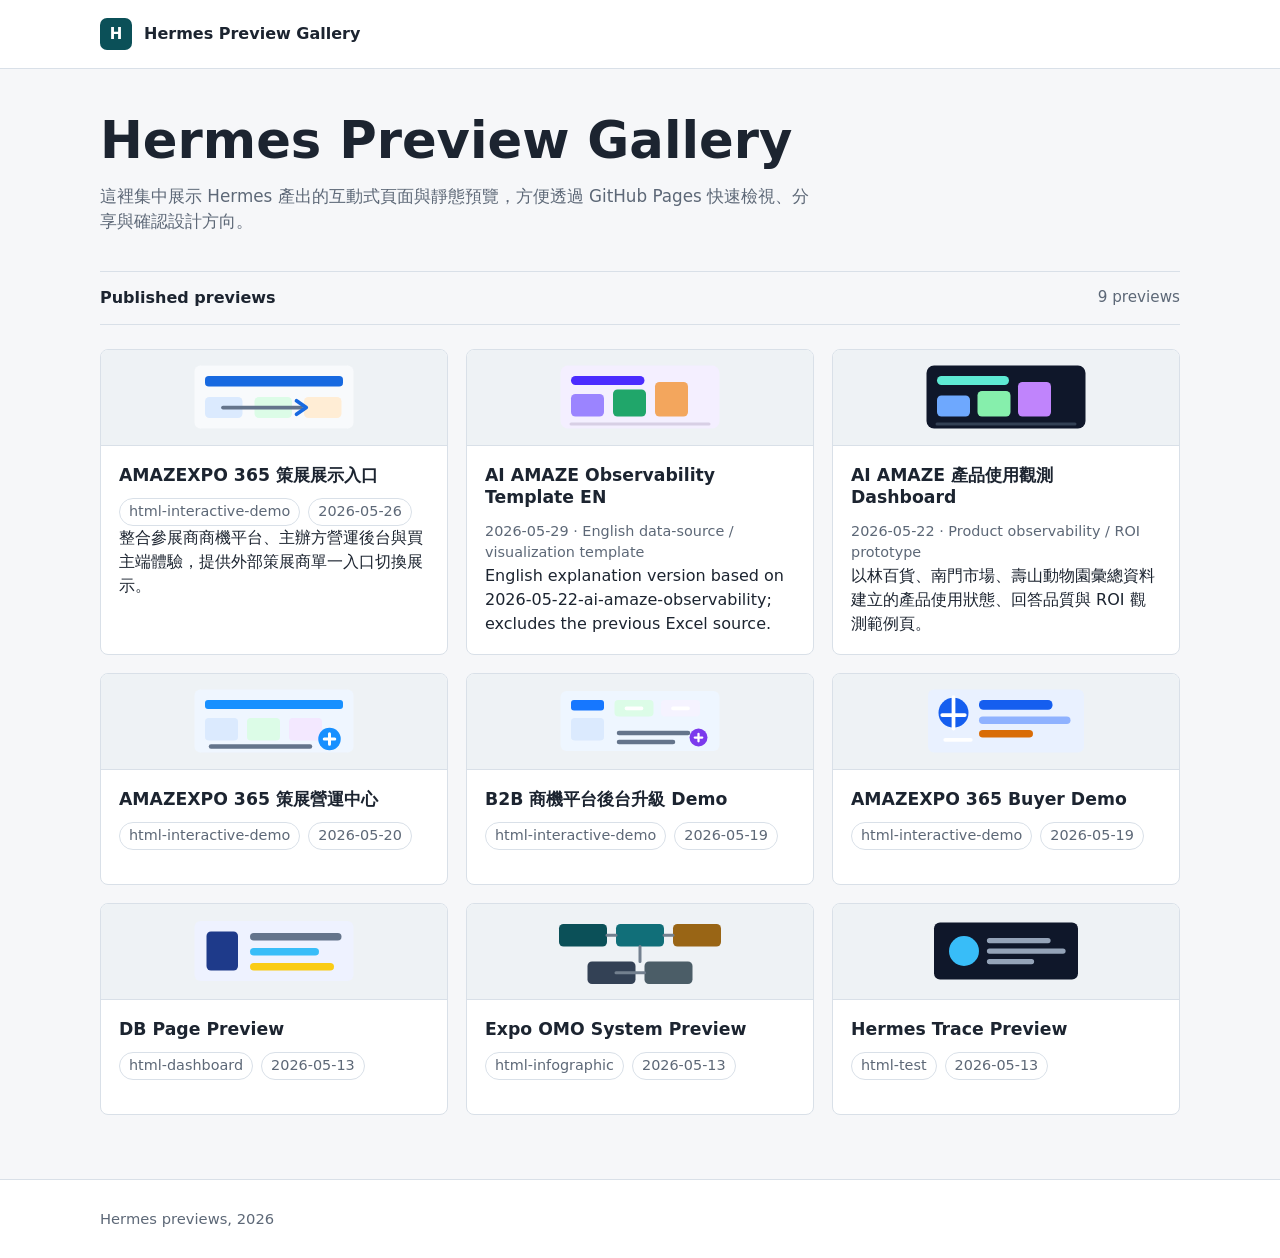
<file: docs/index.html>
<!doctype html>
<html lang="zh-Hant">
  <head>
    <meta charset="utf-8">
    <meta name="viewport" content="width=device-width, initial-scale=1">
    <title>Hermes Preview Gallery</title>
    <meta
      name="description"
      content="Public static preview gallery for Hermes-generated pages and assets."
    >
    <link rel="stylesheet" href="./assets/shared.css">
  </head>
  <body>
    <header class="site-header">
      <div class="shell">
        <a class="brand" href="./" aria-label="Hermes Preview Gallery home">
          <span class="brand-mark" aria-hidden="true">H</span>
          <span>Hermes Preview Gallery</span>
        </a>
      </div>
    </header>

    <main class="site-main">
      <section class="shell" aria-labelledby="gallery-title">
        <h1 class="page-title" id="gallery-title">Hermes Preview Gallery</h1>
        <p class="lede">
          這裡集中展示 Hermes 產出的互動式頁面與靜態預覽，方便透過 GitHub Pages 快速檢視、分享與確認設計方向。
        </p>

        <div class="toolbar" aria-label="Gallery status">
          <strong>Published previews</strong>
          <span class="count">9 previews</span>
        </div>

        <ul class="preview-grid">
          <li class="preview-card">
            <a href="./2026-05-26-amazexpo-curator-showcase/" target="_blank" rel="noopener noreferrer">
              <span class="preview-thumb" aria-hidden="true">
                <svg viewBox="0 0 240 112" role="img">
                  <rect x="14" y="14" width="212" height="84" rx="8" fill="#f8fafc"></rect>
                  <rect x="28" y="28" width="184" height="14" rx="5" fill="#1769e0"></rect>
                  <rect x="28" y="56" width="50" height="28" rx="6" fill="#dbeafe"></rect>
                  <rect x="94" y="56" width="50" height="28" rx="6" fill="#dcfce7"></rect>
                  <rect x="160" y="56" width="50" height="28" rx="6" fill="#ffedd5"></rect>
                  <path d="M52 70h104" stroke="#64748b" stroke-width="5" stroke-linecap="round"></path>
                  <path d="m150 61 13 9-13 9" stroke="#1769e0" stroke-width="5" fill="none" stroke-linecap="round" stroke-linejoin="round"></path>
                </svg>
              </span>
              <span class="preview-body">
                <h2>AMAZEXPO 365 策展展示入口</h2>
                <span class="preview-meta">
                  <span class="pill">html-interactive-demo</span>
                  <span class="pill">2026-05-26</span>
                </span>
                <span class="preview-description">整合參展商商機平台、主辦方營運後台與買主端體驗，提供外部策展商單一入口切換展示。</span>
              </span>
            </a>
          </li>

          <li class="preview-card">
            <a href="./2026-05-29-ai-amaze-observability-en/" target="_blank" rel="noopener noreferrer">
              <span class="preview-thumb" aria-hidden="true">
                <svg viewBox="0 0 240 112" role="img">
                  <rect x="14" y="14" width="212" height="84" rx="10" fill="#f4efff"></rect>
                  <rect x="28" y="28" width="98" height="12" rx="6" fill="#4b2cff"></rect>
                  <rect x="28" y="52" width="44" height="30" rx="6" fill="#9b84ff"></rect>
                  <rect x="84" y="46" width="44" height="36" rx="6" fill="#20a66a"></rect>
                  <rect x="140" y="36" width="44" height="46" rx="6" fill="#f3a65d"></rect>
                  <path d="M28 92h184" stroke="#d8cfe5" stroke-width="4" stroke-linecap="round"></path>
                </svg>
              </span>
              <span class="preview-body">
                <h2>AI AMAZE Observability Template EN</h2>
                <span class="preview-meta">2026-05-29 · English data-source / visualization template</span>
                <span class="preview-description">English explanation version based on 2026-05-22-ai-amaze-observability; excludes the previous Excel source.</span>
              </span>
            </a>
          </li>
          <li class="preview-card">
            <a href="./2026-05-22-ai-amaze-observability/" target="_blank" rel="noopener noreferrer">
              <span class="preview-thumb" aria-hidden="true">
                <svg viewBox="0 0 240 112" role="img">
                  <rect x="14" y="14" width="212" height="84" rx="10" fill="#0f172a"></rect>
                  <rect x="28" y="28" width="96" height="12" rx="6" fill="#5eead4"></rect>
                  <rect x="28" y="54" width="44" height="28" rx="6" fill="#6ea8fe"></rect>
                  <rect x="82" y="48" width="44" height="34" rx="6" fill="#86efac"></rect>
                  <rect x="136" y="36" width="44" height="46" rx="6" fill="#c084fc"></rect>
                  <path d="M28 92h184" stroke="#334155" stroke-width="4" stroke-linecap="round"></path>
                </svg>
              </span>
              <span class="preview-body">
                <h2>AI AMAZE 產品使用觀測 Dashboard</h2>
                <span class="preview-meta">2026-05-22 · Product observability / ROI prototype</span>
                <span class="preview-description">以林百貨、南門市場、壽山動物園彙總資料建立的產品使用狀態、回答品質與 ROI 觀測範例頁。</span>
              </span>
            </a>
          </li>
          <li class="preview-card">
            <a href="./2026-05-20-amazexpo-organizer-dashboard/" target="_blank" rel="noopener noreferrer">
              <span class="preview-thumb" aria-hidden="true">
                <svg viewBox="0 0 240 112" role="img">
                  <rect x="14" y="14" width="212" height="84" rx="8" fill="#eff6ff"></rect>
                  <rect x="28" y="28" width="184" height="12" rx="4" fill="#1890ff"></rect>
                  <rect x="28" y="52" width="44" height="30" rx="5" fill="#dbeafe"></rect>
                  <rect x="84" y="52" width="44" height="30" rx="5" fill="#dcfce7"></rect>
                  <rect x="140" y="52" width="44" height="30" rx="5" fill="#f3e8ff"></rect>
                  <path d="M36 90h132" stroke="#64748b" stroke-width="6" stroke-linecap="round"></path>
                  <circle cx="194" cy="80" r="15" fill="#1890ff"></circle>
                  <path d="M187 80h14M194 73v14" stroke="#ffffff" stroke-width="4" stroke-linecap="round"></path>
                </svg>
              </span>
              <span class="preview-body">
                <h2>AMAZEXPO 365 策展營運中心</h2>
                <span class="preview-meta">
                  <span class="pill">html-interactive-demo</span>
                  <span class="pill">2026-05-20</span>
                </span>
              </span>
            </a>
          </li>

          <li class="preview-card">
            <a href="./2026-05-19-b2b-opportunity-platform/" target="_blank" rel="noopener noreferrer">
              <span class="preview-thumb" aria-hidden="true">
                <svg viewBox="0 0 240 112" role="img">
                  <rect x="14" y="16" width="212" height="80" rx="8" fill="#eef6ff"></rect>
                  <rect x="28" y="28" width="44" height="14" rx="4" fill="#1677ff"></rect>
                  <rect x="28" y="52" width="44" height="30" rx="5" fill="#dbeafe"></rect>
                  <rect x="86" y="28" width="52" height="22" rx="5" fill="#dcfce7"></rect>
                  <rect x="148" y="28" width="52" height="22" rx="5" fill="#f5f3ff"></rect>
                  <path d="M92 72h92M92 84h72" stroke="#64748b" stroke-width="6" stroke-linecap="round"></path>
                  <path d="M102 39h20M164 39h20" stroke="#ffffff" stroke-width="5" stroke-linecap="round"></path>
                  <circle cx="198" cy="78" r="12" fill="#7c3aed"></circle>
                  <path d="M193 78h10M198 73v10" stroke="#ffffff" stroke-width="3" stroke-linecap="round"></path>
                </svg>
              </span>
              <span class="preview-body">
                <h2>B2B 商機平台後台升級 Demo</h2>
                <span class="preview-meta">
                  <span class="pill">html-interactive-demo</span>
                  <span class="pill">2026-05-19</span>
                </span>
              </span>
            </a>
          </li>

          <li class="preview-card">
            <a href="./2026-05-19-amazexpo-buyer-demo/" target="_blank" rel="noopener noreferrer">
              <span class="preview-thumb" aria-hidden="true">
                <svg viewBox="0 0 240 112" role="img">
                  <rect x="16" y="14" width="208" height="84" rx="8" fill="#e9f1ff"></rect>
                  <circle cx="50" cy="45" r="20" fill="#155eef"></circle>
                  <rect x="84" y="28" width="98" height="13" rx="6" fill="#155eef"></rect>
                  <rect x="84" y="50" width="122" height="10" rx="5" fill="#8fb2ff"></rect>
                  <rect x="84" y="68" width="72" height="10" rx="5" fill="#d96c06"></rect>
                  <path d="M39 81h34M50 24v42M35 48h30" stroke="#ffffff" stroke-width="5" stroke-linecap="round"></path>
                </svg>
              </span>
              <span class="preview-body">
                <h2>AMAZEXPO 365 Buyer Demo</h2>
                <span class="preview-meta">
                  <span class="pill">html-interactive-demo</span>
                  <span class="pill">2026-05-19</span>
                </span>
              </span>
            </a>
          </li>

          <li class="preview-card">
            <a href="./2026-05-13-db-page/" target="_blank" rel="noopener noreferrer">
              <span class="preview-thumb" aria-hidden="true">
                <svg viewBox="0 0 240 112" role="img">
                  <rect x="14" y="16" width="212" height="80" rx="8" fill="#eef2ff"></rect>
                  <rect x="30" y="30" width="42" height="52" rx="6" fill="#1e3a8a"></rect>
                  <rect x="88" y="32" width="122" height="10" rx="5" fill="#64748b"></rect>
                  <rect x="88" y="52" width="92" height="10" rx="5" fill="#38bdf8"></rect>
                  <rect x="88" y="72" width="112" height="10" rx="5" fill="#facc15"></rect>
                </svg>
              </span>
              <span class="preview-body">
                <h2>DB Page Preview</h2>
                <span class="preview-meta">
                  <span class="pill">html-dashboard</span>
                  <span class="pill">2026-05-13</span>
                </span>
              </span>
            </a>
          </li>

          <li class="preview-card">
            <a href="./2026-05-13-expo-omo-system/" target="_blank" rel="noopener noreferrer">
              <span class="preview-thumb" aria-hidden="true">
                <svg viewBox="0 0 240 112" role="img">
                  <rect x="12" y="20" width="64" height="30" rx="6" fill="#0b5058"></rect>
                  <rect x="88" y="20" width="64" height="30" rx="6" fill="#116f79"></rect>
                  <rect x="164" y="20" width="64" height="30" rx="6" fill="#996515"></rect>
                  <rect x="50" y="70" width="64" height="30" rx="6" fill="#334155"></rect>
                  <rect x="126" y="70" width="64" height="30" rx="6" fill="#4b5d67"></rect>
                  <path d="M76 35h12M152 35h12M120 50v20M88 85h38" stroke="#73808f" stroke-width="4" stroke-linecap="round"></path>
                </svg>
              </span>
              <span class="preview-body">
                <h2>Expo OMO System Preview</h2>
                <span class="preview-meta">
                  <span class="pill">html-infographic</span>
                  <span class="pill">2026-05-13</span>
                </span>
              </span>
            </a>
          </li>

          <li class="preview-card">
            <a href="./2026-05-13-hermes-trace/" target="_blank" rel="noopener noreferrer">
              <span class="preview-thumb" aria-hidden="true">
                <svg viewBox="0 0 240 112" role="img">
                  <rect x="24" y="18" width="192" height="76" rx="8" fill="#0f172a"></rect>
                  <circle cx="64" cy="56" r="20" fill="#38bdf8"></circle>
                  <path d="M98 42h78M98 56h98M98 70h56" stroke="#94a3b8" stroke-width="7" stroke-linecap="round"></path>
                </svg>
              </span>
              <span class="preview-body">
                <h2>Hermes Trace Preview</h2>
                <span class="preview-meta">
                  <span class="pill">html-test</span>
                  <span class="pill">2026-05-13</span>
                </span>
              </span>
            </a>
          </li>
        </ul>
      </section>
    </main>

    <footer class="site-footer">
      <div class="shell">
        <span>Hermes previews, <span data-current-year>2026</span></span>
      </div>
    </footer>

    <script src="./assets/shared.js"></script>
  </body>
</html>
</file>
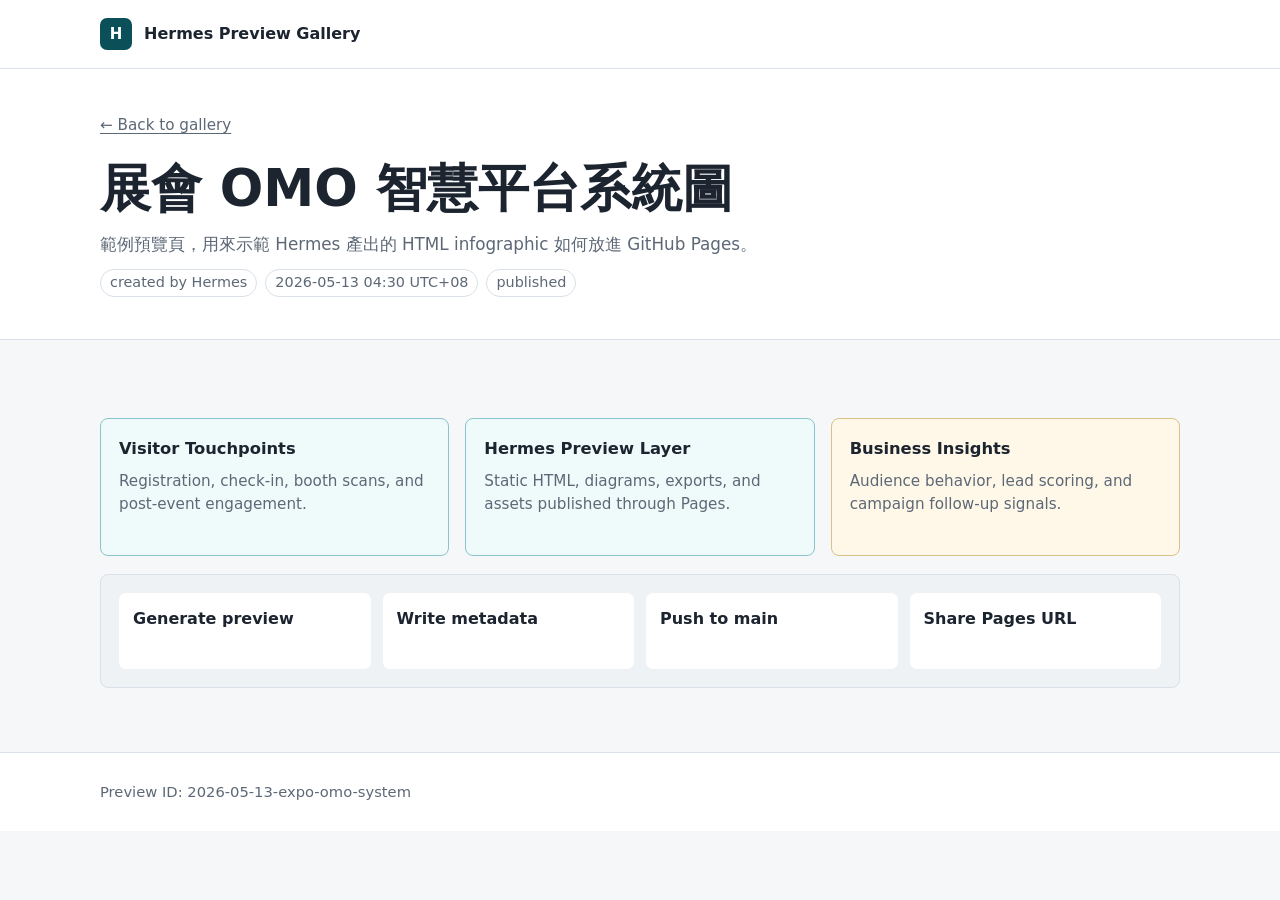
<file: docs/2026-05-13-expo-omo-system/index.html>
<!doctype html>
<html lang="zh-Hant">
  <head>
    <meta charset="utf-8">
    <meta name="viewport" content="width=device-width, initial-scale=1">
    <title>展會 OMO 智慧平台系統圖 | Hermes Preview</title>
    <meta name="description" content="Hermes preview: 展會 OMO 智慧平台系統圖">
    <link rel="stylesheet" href="../assets/shared.css">
    <link rel="stylesheet" href="./assets/style.css">
  </head>
  <body class="preview-page">
    <header class="site-header">
      <div class="shell">
        <a class="brand" href="../" aria-label="Hermes Preview Gallery home">
          <span class="brand-mark" aria-hidden="true">H</span>
          <span>Hermes Preview Gallery</span>
        </a>
      </div>
    </header>

    <main>
      <section class="preview-hero">
        <div class="shell">
          <a class="back-link" href="../">← Back to gallery</a>
          <h1 class="page-title">展會 OMO 智慧平台系統圖</h1>
          <p class="lede">
            範例預覽頁，用來示範 Hermes 產出的 HTML infographic 如何放進 GitHub Pages。
          </p>
          <p class="preview-meta">
            <span class="pill">created by Hermes</span>
            <span class="pill" data-generated-at>2026-05-13 04:30 UTC+08</span>
            <span class="pill">published</span>
          </p>
        </div>
      </section>

      <section class="site-main">
        <div class="shell">
          <div class="diagram" aria-label="OMO platform system diagram">
            <article class="node primary">
              <strong>Visitor Touchpoints</strong>
              <span>Registration, check-in, booth scans, and post-event engagement.</span>
            </article>
            <article class="node primary">
              <strong>Hermes Preview Layer</strong>
              <span>Static HTML, diagrams, exports, and assets published through Pages.</span>
            </article>
            <article class="node warn">
              <strong>Business Insights</strong>
              <span>Audience behavior, lead scoring, and campaign follow-up signals.</span>
            </article>
          </div>

          <div class="flow-band" aria-label="Preview publication flow">
            <ol>
              <li>Generate preview</li>
              <li>Write metadata</li>
              <li>Push to main</li>
              <li>Share Pages URL</li>
            </ol>
          </div>
        </div>
      </section>
    </main>

    <footer class="site-footer">
      <div class="shell">
        <span>Preview ID: 2026-05-13-expo-omo-system</span>
      </div>
    </footer>

    <script src="../assets/shared.js"></script>
    <script src="./assets/script.js"></script>
  </body>
</html>
</file>
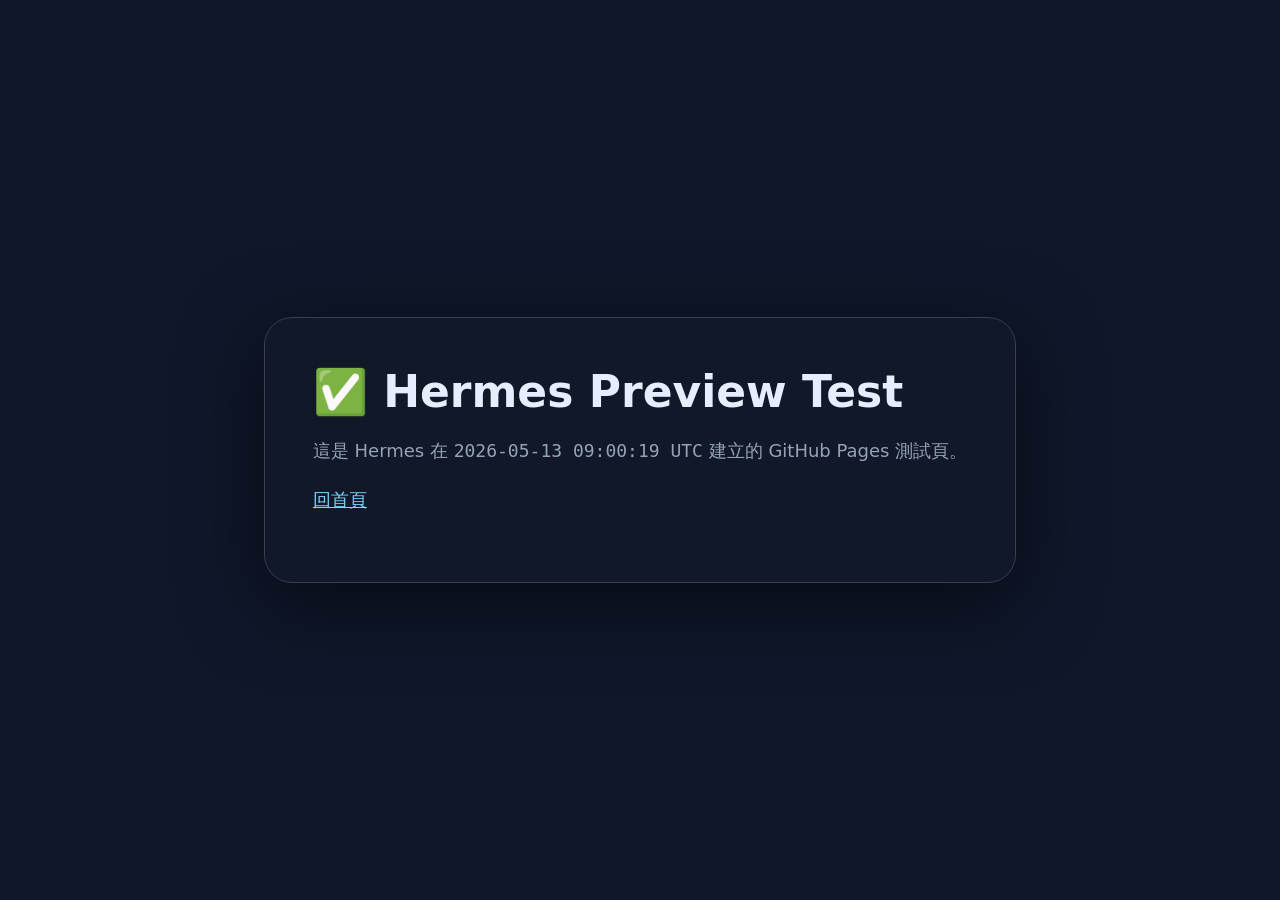
<file: docs/2026-05-13-hermes-trace/index.html>
<!doctype html>
<html lang="zh-Hant"><head><meta charset="utf-8"><meta name="viewport" content="width=device-width, initial-scale=1"><title>Hermes Trace</title>
<style>body{margin:0;min-height:100vh;display:grid;place-items:center;background:#0f172a;color:#e5eefc;font-family:system-ui,-apple-system,"Segoe UI",sans-serif}.box{max-width:720px;padding:48px;border:1px solid #334155;border-radius:28px;background:#111827;box-shadow:0 20px 80px #0008}h1{font-size:44px;margin:0 0 12px}p{color:#94a3b8;font-size:18px;line-height:1.7}a{color:#7dd3fc}</style></head>
<body><main class="box"><h1>✅ Hermes Preview Test</h1><p>這是 Hermes 在 <code>2026-05-13 09:00:19 UTC</code> 建立的 GitHub Pages 測試頁。</p><p><a href="../">回首頁</a></p></main></body></html>
</file>
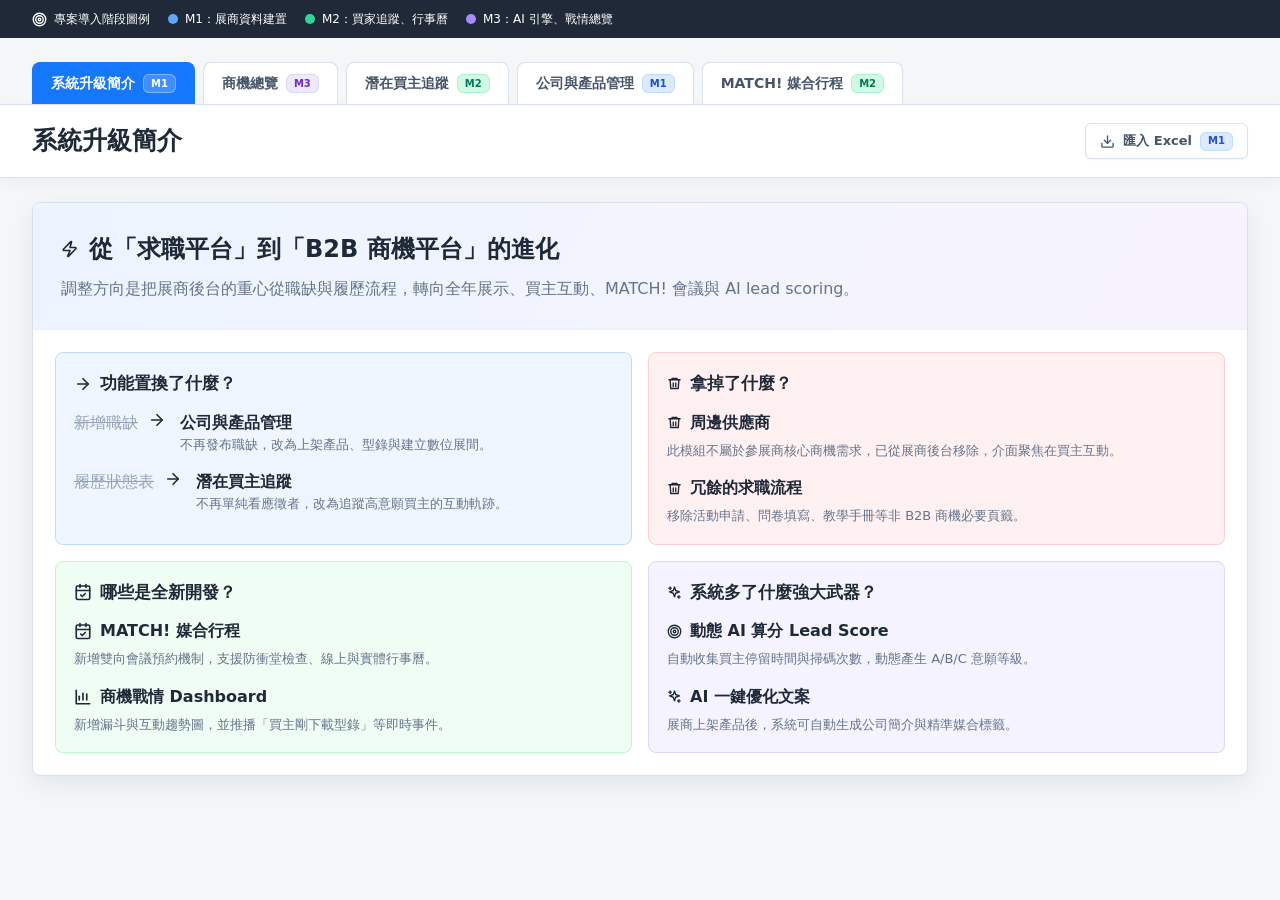
<file: docs/2026-05-19-b2b-opportunity-platform/index.html>
<!doctype html>
<html lang="zh-Hant">
  <head>
    <meta charset="utf-8">
    <meta name="viewport" content="width=device-width, initial-scale=1">
    <title>B2B 商機平台後台升級 Demo</title>
    <meta
      name="description"
      content="展商後台從求職平台升級為 B2B 商機平台的互動式 prototype，包含商機總覽、買主追蹤、產品管理與 MATCH! 行程。"
    >
    <link rel="stylesheet" href="./assets/style.css?v=202605191745">
    <script src="./assets/script.js?v=202605191745" defer></script>
  </head>
  <body>
    <div id="app" aria-live="polite"></div>
  </body>
</html>
</file>
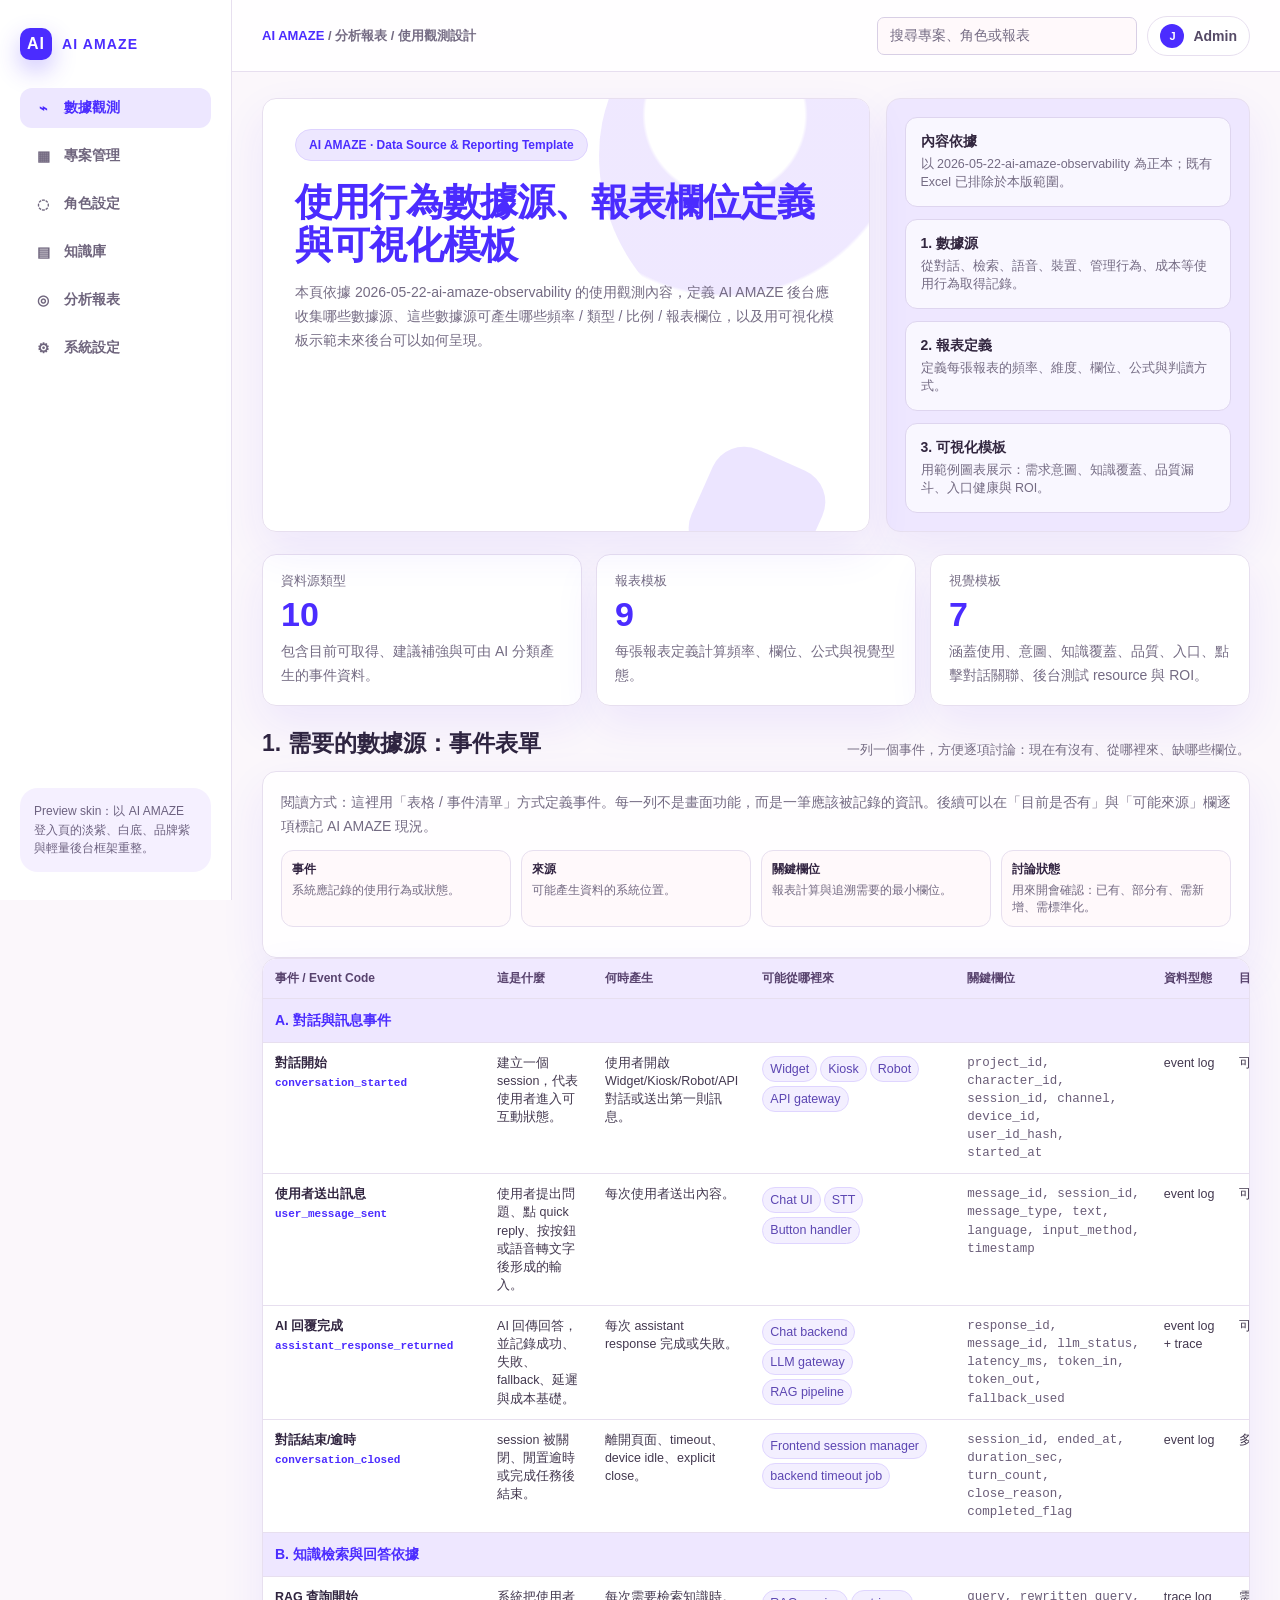
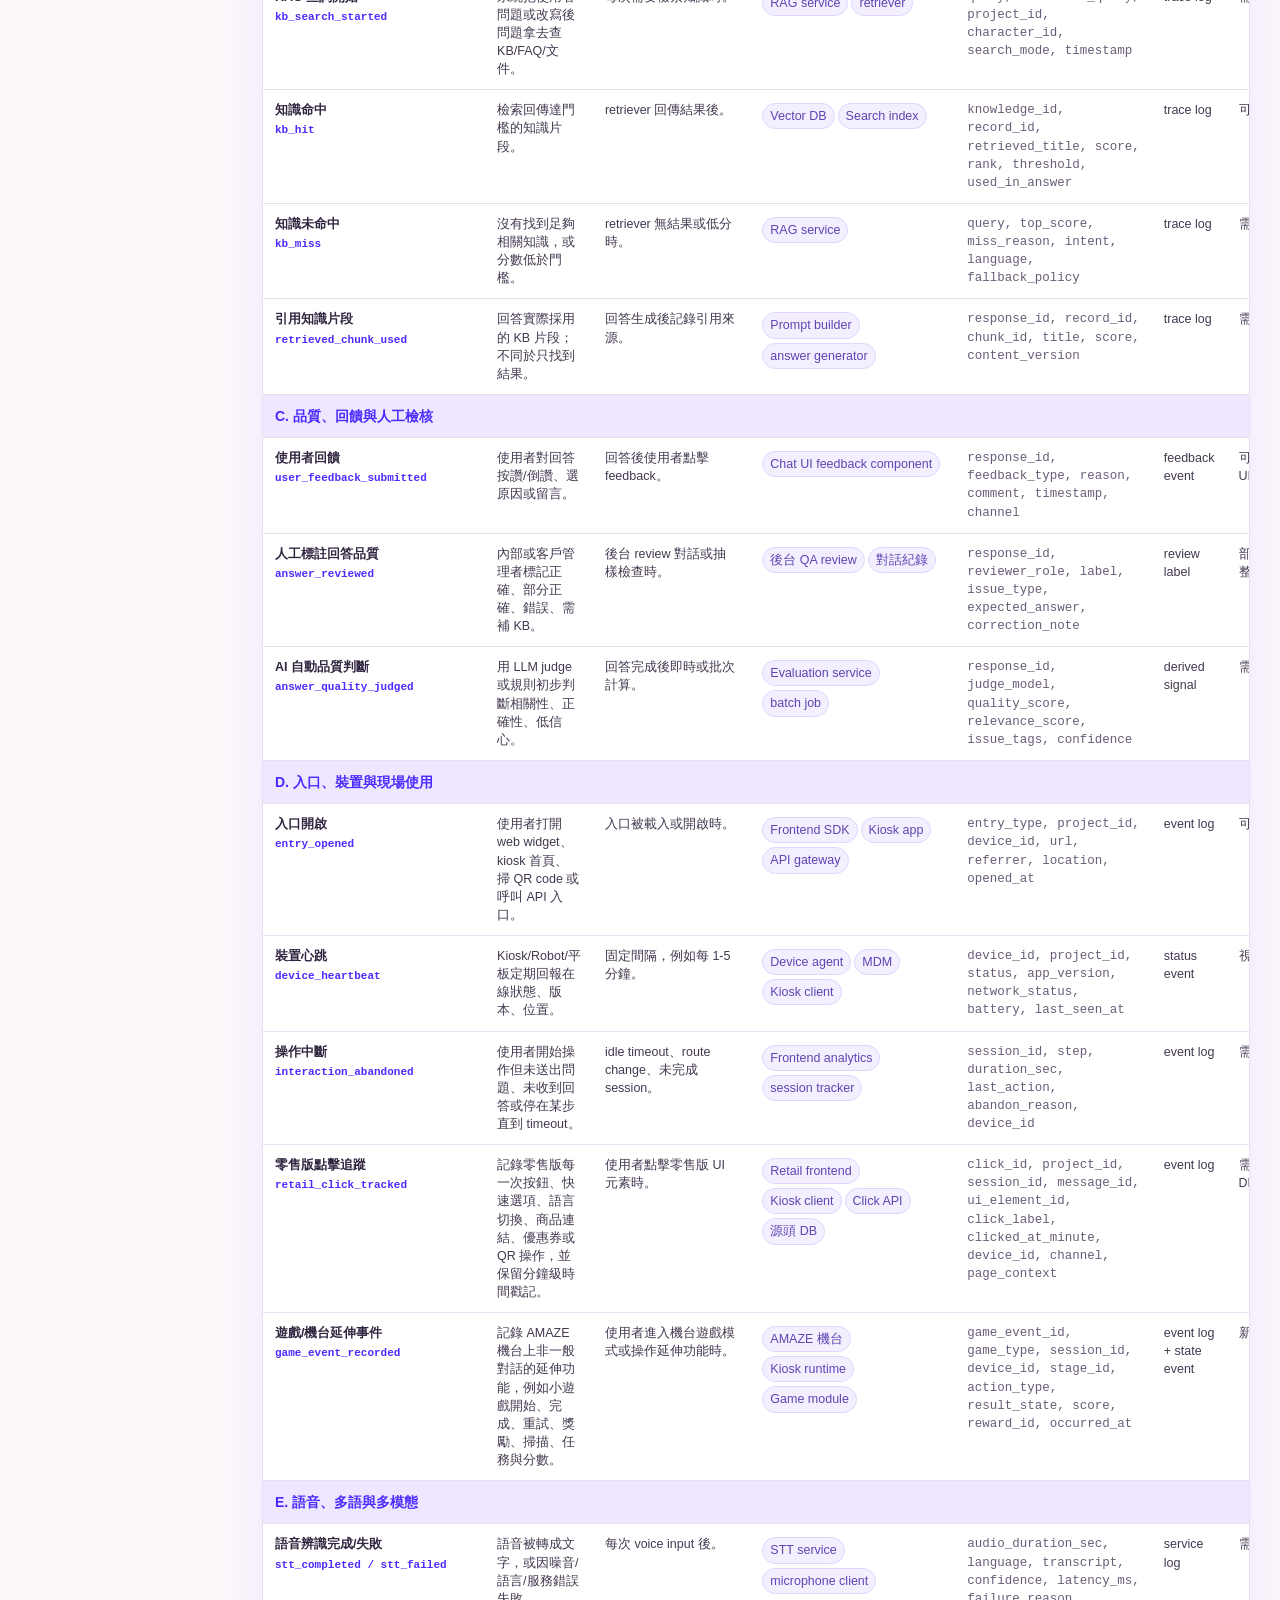
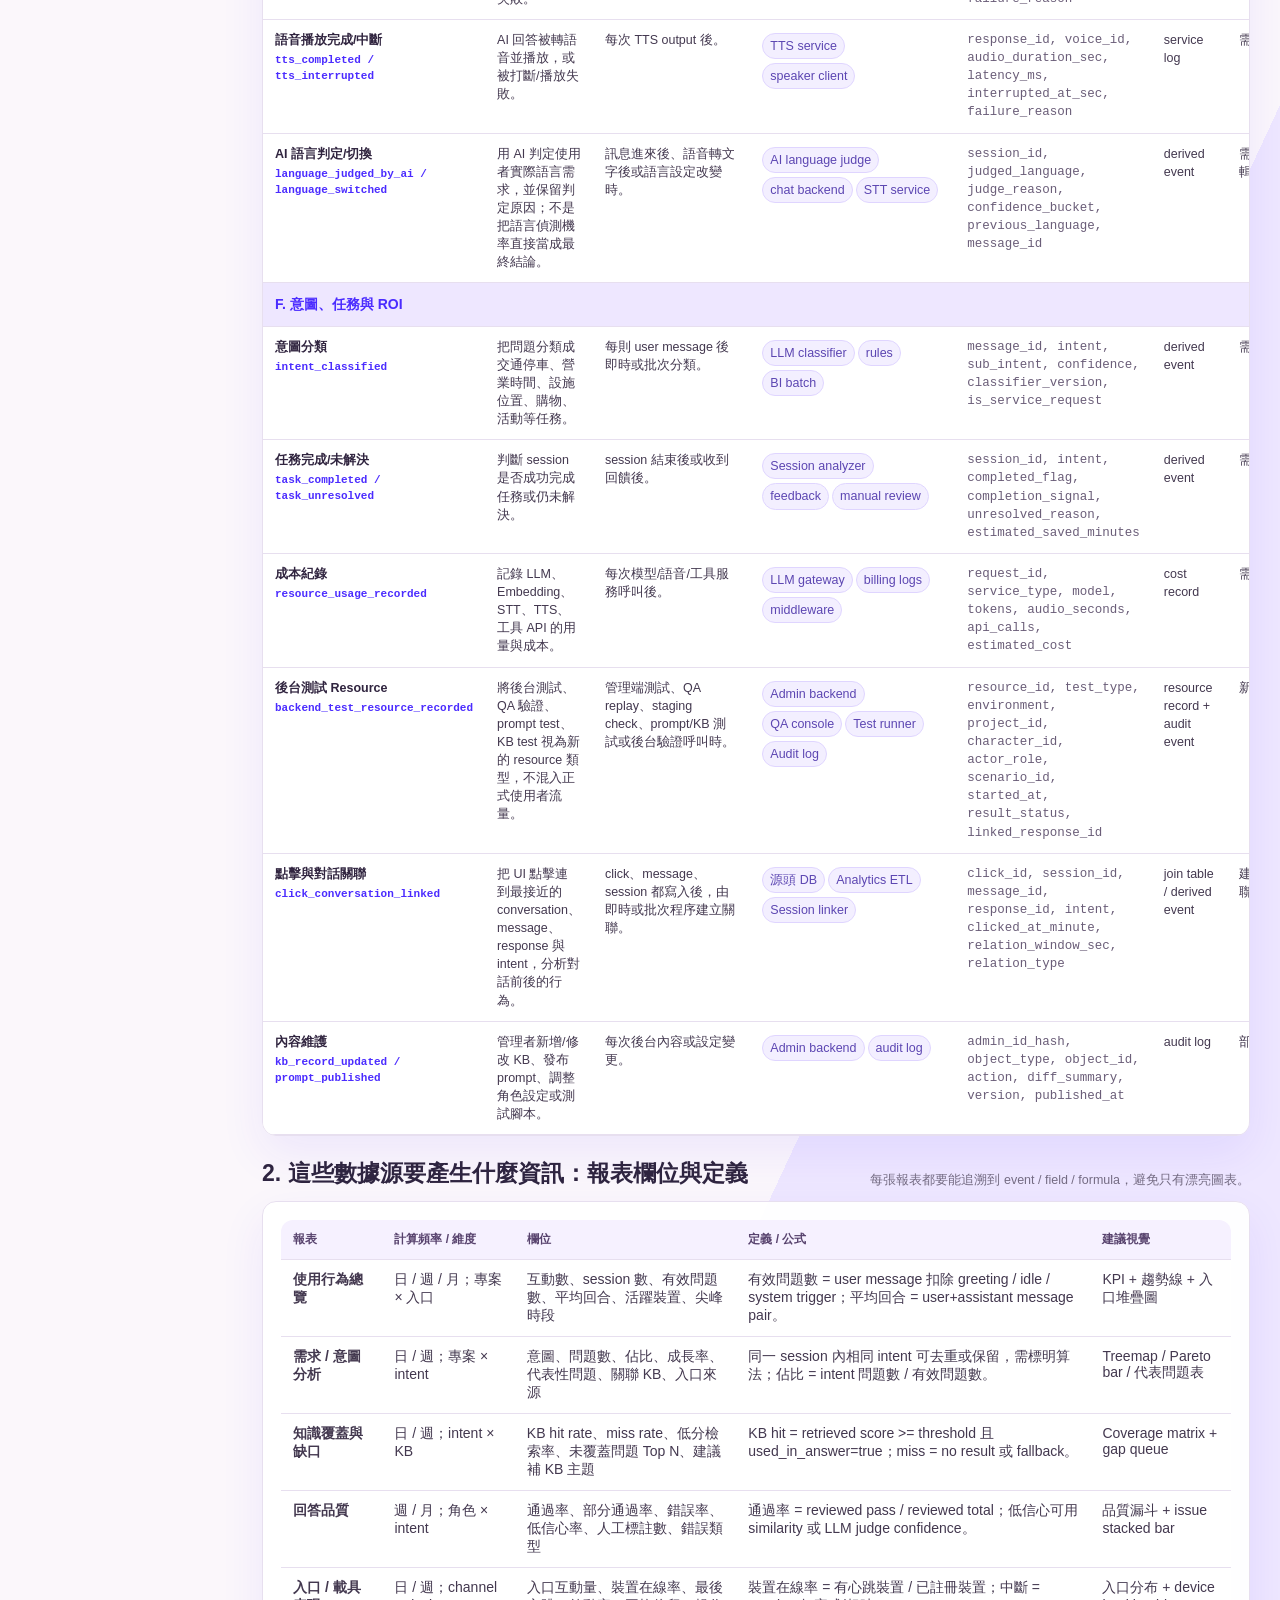
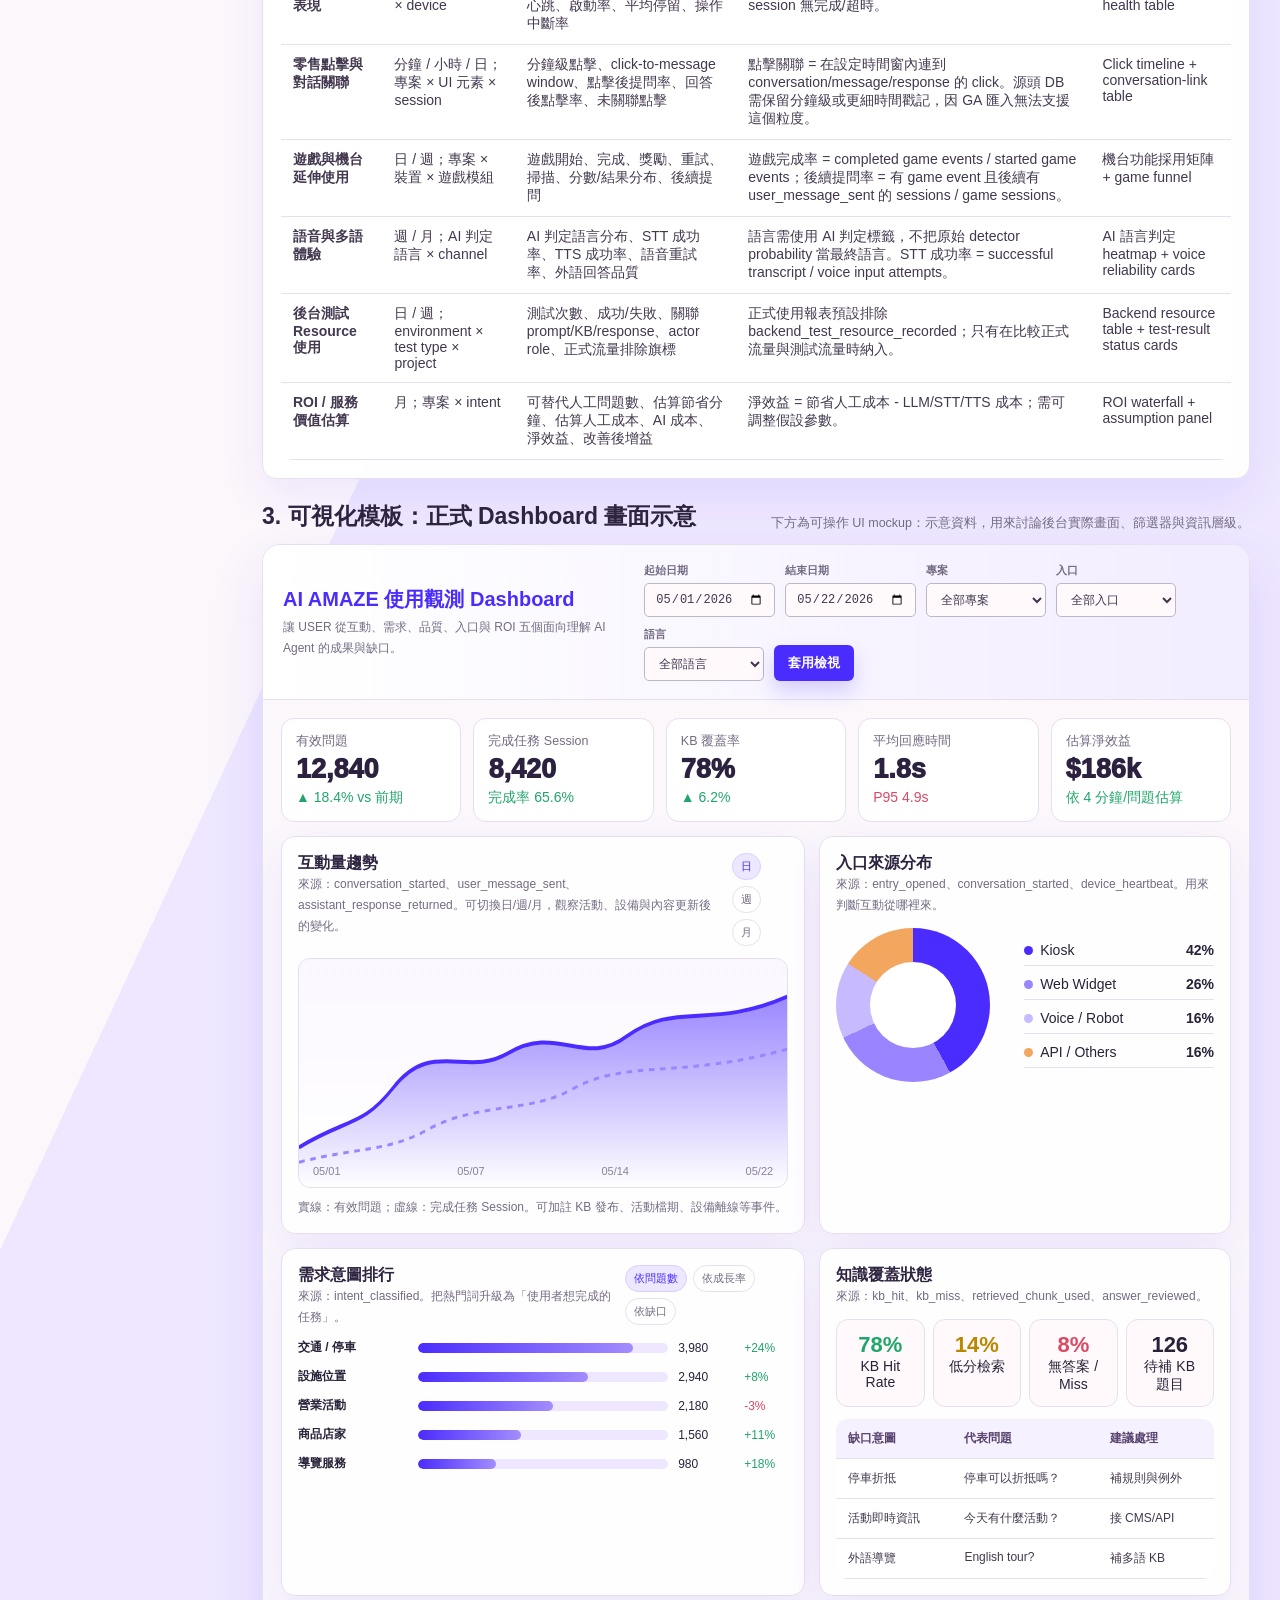
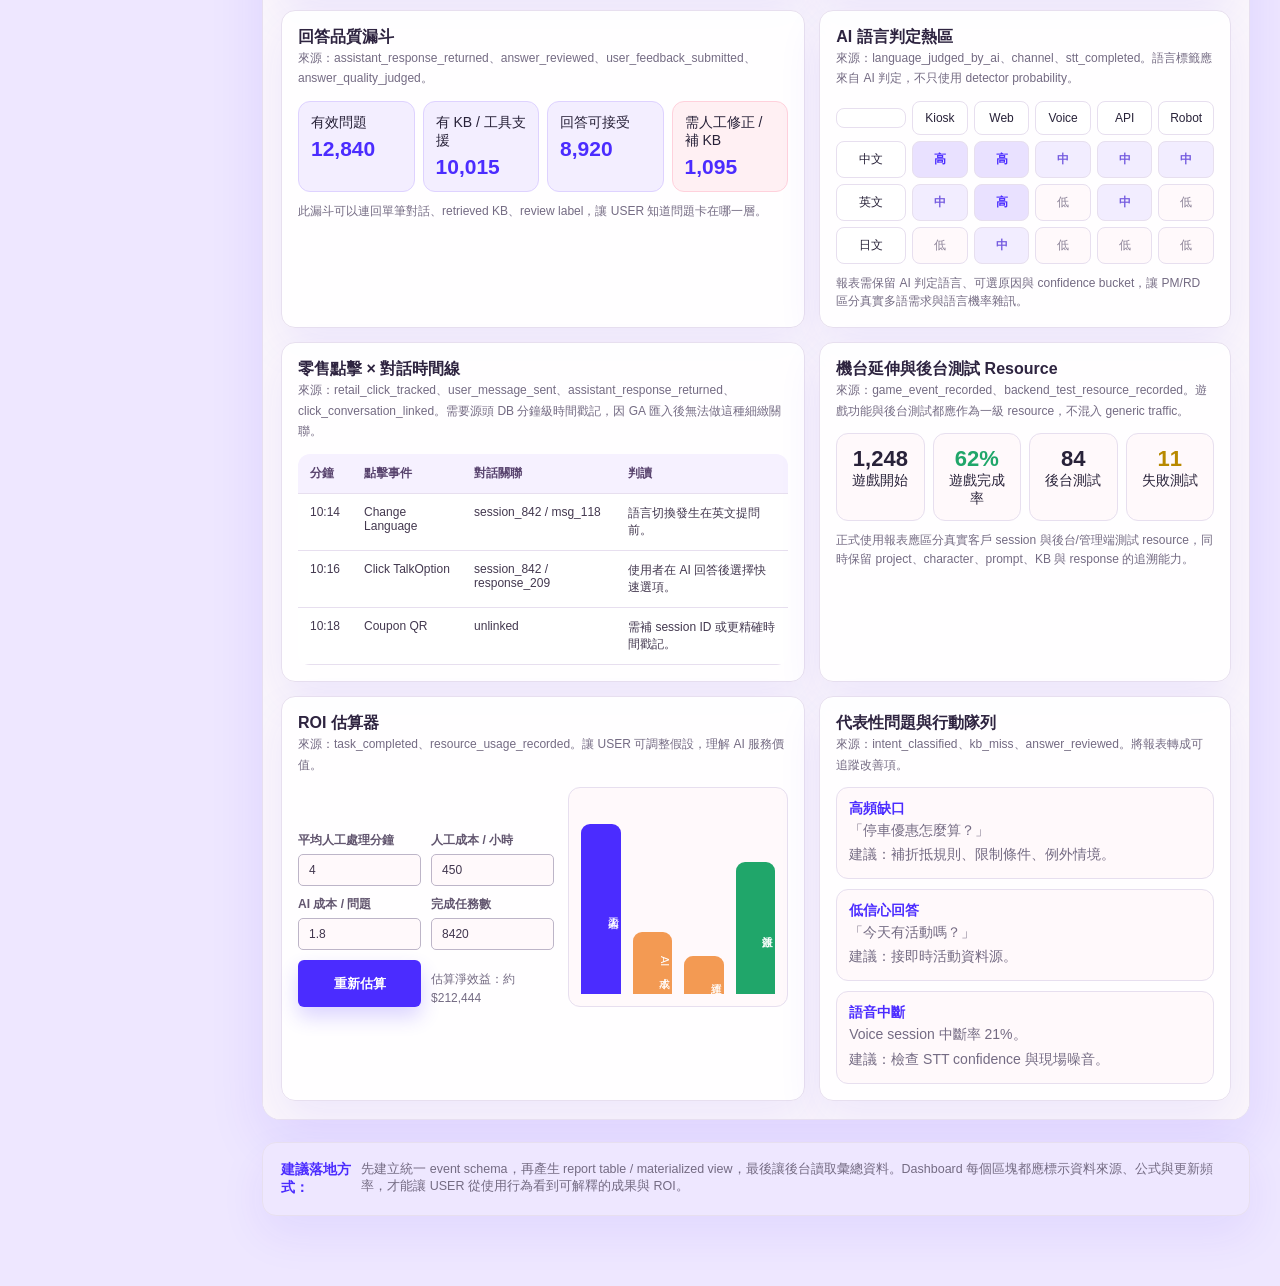
<file: docs/2026-05-22-ai-amaze-observability/index.html>
<!doctype html>
<html lang="zh-Hant">
<head>
<meta charset="utf-8"><meta name="viewport" content="width=device-width,initial-scale=1">
<link rel="icon" href="data:image/svg+xml,%3Csvg xmlns='http://www.w3.org/2000/svg' viewBox='0 0 64 64'%3E%3Crect width='64' height='64' rx='14' fill='%234b2cff'/%3E%3Ctext x='32' y='39' font-size='24' text-anchor='middle' fill='white' font-family='Arial,sans-serif' font-weight='700'%3EAI%3C/text%3E%3C/svg%3E">
<title>AI AMAZE 數據源與可視化模板</title>
<style>

:root{
  --bg:#fbf7fb;--shell:#ffffff;--panel:#ffffff;--panel-soft:#fff9fb;--lav:#eee7ff;--lav2:#f5f0ff;
  --brand:#4b2cff;--brand2:#6b4dff;--brand-soft:#ede7ff;--text:#282239;--muted:#746b83;
  --line:#e7dfef;--line2:#d8cfe5;--green:#20a66a;--yellow:#b88900;--orange:#e97828;--red:#d94a65;--blue:#3f6df6;
  --radius:14px;--shadow:0 18px 45px rgba(75,44,255,.08);--font:-apple-system,BlinkMacSystemFont,"Segoe UI","Noto Sans TC","Microsoft JhengHei",sans-serif
}
*{box-sizing:border-box}html{background:var(--bg)}body{margin:0;background:linear-gradient(115deg,#fbf7fb 0%,#fbf7fb 58%,#eee7ff 58%,#eee7ff 100%);color:var(--text);font-family:var(--font);font-size:14px}.appShell{min-height:100vh;display:grid;grid-template-columns:232px minmax(0,1fr)}.sidebar{position:sticky;top:0;height:100vh;background:#fff;border-right:1px solid var(--line);padding:28px 20px;display:flex;flex-direction:column;gap:28px}.brand{display:flex;align-items:center;gap:10px;color:var(--brand);font-weight:900;letter-spacing:.08em}.brandMark{width:32px;height:32px;border-radius:10px;background:var(--brand);color:white;display:grid;place-items:center;font-size:16px;box-shadow:0 10px 24px rgba(75,44,255,.28)}.nav{display:grid;gap:8px}.nav a{display:flex;align-items:center;gap:10px;text-decoration:none;color:#6f657d;border-radius:12px;padding:11px 12px;font-weight:700}.nav a.active{background:var(--brand-soft);color:var(--brand)}.nav a span:first-child{width:22px;text-align:center}.sidebarFoot{margin-top:auto;border-radius:18px;background:var(--lav2);padding:14px;color:#6d6280;font-size:12px;line-height:1.55}.mainArea{min-width:0}.topbar{height:72px;background:rgba(255,255,255,.84);backdrop-filter:blur(14px);border-bottom:1px solid var(--line);display:flex;align-items:center;justify-content:space-between;gap:18px;padding:0 30px;position:sticky;top:0;z-index:20}.crumb{font-size:13px;color:var(--muted);font-weight:700}.crumb b{color:var(--brand)}.topActions{display:flex;align-items:center;gap:10px}.searchBox{width:260px;height:38px;border:1px solid var(--line2);border-radius:7px;background:var(--panel-soft);padding:0 12px;color:var(--muted);display:flex;align-items:center}.userChip{display:flex;align-items:center;gap:9px;border:1px solid var(--line);border-radius:999px;background:#fff;padding:7px 12px;color:#554a66;font-weight:800}.avatar{width:24px;height:24px;border-radius:50%;background:var(--brand);color:white;display:grid;place-items:center;font-size:11px}.wrap{max-width:1500px;margin:0 auto;padding:26px 30px 70px}.hero{display:grid;grid-template-columns:1.25fr .75fr;gap:16px}.heroMain,.side,.card,.dashPanel,.callout{background:rgba(255,255,255,.94);border:1px solid var(--line);border-radius:var(--radius);box-shadow:var(--shadow)}.heroMain{padding:30px 32px;overflow:hidden;position:relative;min-height:230px}.heroMain:before{content:"";position:absolute;right:-90px;top:-110px;width:360px;height:360px;border-radius:48% 52% 44% 56%;background:radial-gradient(circle at 35% 35%,#fff 0 24%,#eee7ff 25% 54%,transparent 55%);opacity:.95}.heroMain:after{content:"";position:absolute;right:52px;bottom:-44px;width:120px;height:120px;border-radius:34px;background:#e2d7ff;transform:rotate(24deg);opacity:.65}.heroMain>*{position:relative}.eyebrow{display:inline-flex;color:var(--brand);background:var(--brand-soft);border:1px solid #ded3ff;font-weight:900;border-radius:999px;padding:8px 13px;font-size:12px}h1{font-size:38px;line-height:1.12;margin:20px 0 14px;color:var(--brand);letter-spacing:-.025em}p{line-height:1.72;color:var(--muted);margin:0}.side{padding:18px;display:grid;gap:12px;background:var(--lav)}.sideBox{padding:15px;border:1px solid #ded5ef;border-radius:12px;background:rgba(255,255,255,.66)}.sideBox b{display:block;margin-bottom:4px;color:#32263f}.small,.note,.label{font-size:12.5px;color:var(--muted)}.section{margin-top:22px}.head{display:flex;justify-content:space-between;align-items:end;gap:16px;margin-bottom:12px}h2{margin:0;font-size:23px;color:#2e2440}h3{margin:0 0 10px;font-size:18px}.grid3{display:grid;grid-template-columns:repeat(3,1fr);gap:14px}.grid2{display:grid;grid-template-columns:1fr 1fr;gap:14px}.card{padding:18px}.num{font-size:34px;font-weight:900;margin:5px 0;color:var(--brand)}.pill{display:inline-flex;border:1px solid #dcd2ef;border-radius:999px;padding:5px 9px;font-size:12px;font-weight:800;background:var(--brand-soft);color:var(--brand)}.cyan,.purple{color:var(--brand)}.green{color:var(--green)}.yellow{color:var(--yellow)}.down{color:var(--red)}.up{color:var(--green)}table{width:100%;border-collapse:separate;border-spacing:0;background:#fff;border-radius:12px;overflow:hidden}th,td{border-bottom:1px solid var(--line);padding:11px 12px;text-align:left;vertical-align:top}th{background:#f6f1ff;color:#58436e;font-size:12px;font-weight:900;white-space:nowrap}td{color:#43384f}.formTableWrap{overflow:auto;border:1px solid var(--line);border-radius:14px;background:#fff;box-shadow:var(--shadow)}.formTable{min-width:1280px}.formTable th{position:sticky;top:0;z-index:2;background:#f0e9ff}.formTable td{font-size:12.5px;line-height:1.45}.formTable .groupRow td{background:#eee7ff;color:var(--brand);font-weight:900;font-size:14px}.eventTd{font-weight:900;color:#30243f}.eventCode2{display:block;margin-top:4px;color:var(--brand);font-family:ui-monospace,SFMono-Regular,Menlo,monospace;font-size:11px}.sourceBadge{display:inline-block;margin:2px 3px 2px 0;padding:3px 7px;border-radius:999px;background:#f3efff;border:1px solid #dfd5ff;color:#5c46b2;white-space:nowrap}.fieldList{font-family:ui-monospace,SFMono-Regular,Menlo,monospace;color:#6a5d78;font-size:11.5px}.statusCols{display:grid;grid-template-columns:1fr 1fr 1fr;gap:6px;min-width:210px}.statusBox{border:1px solid var(--line);border-radius:9px;padding:6px;background:var(--panel-soft)}.statusBox b{display:block;color:#32263f;font-size:11px;margin-bottom:2px}.statusBox span{color:var(--muted);font-size:11px}.legendGrid{display:grid;grid-template-columns:repeat(4,1fr);gap:10px;margin:12px 0}.legendGrid div{padding:10px;border:1px solid var(--line);border-radius:12px;background:#fff9fb;font-size:12px;color:var(--muted)}.legendGrid b{display:block;color:#332542;margin-bottom:4px}.dashboardShell{border:1px solid var(--line);border-radius:18px;background:#fff;overflow:hidden;box-shadow:0 22px 55px rgba(75,44,255,.10)}.dashTop{display:flex;justify-content:space-between;gap:16px;align-items:center;padding:18px 20px;border-bottom:1px solid var(--line);background:linear-gradient(90deg,#fff,#f2edff)}.dashTitle h3{margin:0 0 4px;font-size:20px;color:var(--brand)}.dashTitle p{font-size:12px}.filters{display:flex;gap:10px;flex-wrap:wrap;align-items:end}.filter{display:grid;gap:5px}.filter label{font-size:11px;color:var(--muted);font-weight:800}.filter input,.filter select,.roiBox input{background:#fff9fb;border:1px solid #bdb5c8;color:#41364e;border-radius:5px;padding:8px 10px;font-size:12px;min-width:120px}.applyBtn{background:var(--brand);border:0;color:#fff;font-weight:900;border-radius:6px;padding:9px 14px;box-shadow:0 10px 20px rgba(75,44,255,.20)}.dashBody{padding:18px;background:#fbf7fb;display:grid;gap:14px}.kpiRow{display:grid;grid-template-columns:repeat(5,1fr);gap:12px}.kpi{border:1px solid var(--line);border-radius:13px;padding:14px;background:#fff}.kpi .value{font-size:27px;font-weight:950;margin:4px 0;color:#2c213e}.dashGrid{display:grid;grid-template-columns:1.12fr .88fr;gap:14px}.dashPanel{padding:16px}.panelHead{display:flex;justify-content:space-between;align-items:start;gap:12px;margin-bottom:12px}.panelHead h4{margin:0;font-size:16px;color:#2e2440}.panelHead p{font-size:12px}.seg{display:flex;gap:6px;flex-wrap:wrap}.seg span{font-size:11px;padding:5px 8px;border:1px solid var(--line);border-radius:999px;color:var(--muted);background:#fff}.seg span.active{background:var(--brand-soft);color:var(--brand);border-color:#d9ceff}.lineChart{height:230px;position:relative;border-radius:12px;background:linear-gradient(180deg,#fbf7ff,#fff);overflow:hidden;border:1px solid var(--line)}.lineChart svg{width:100%;height:100%}.axis{position:absolute;left:14px;right:14px;bottom:10px;display:flex;justify-content:space-between;color:#8b8297;font-size:11px}.screenNote{margin-top:10px;font-size:12px;color:var(--muted);line-height:1.55}.donutWrap{display:grid;grid-template-columns:170px 1fr;gap:18px;align-items:center}.donut{width:154px;height:154px;border-radius:50%;background:conic-gradient(var(--brand) 0 42%,#9b84ff 42% 68%,#c7baff 68% 84%,#f3a65d 84% 100%);position:relative}.donut:after{content:"";position:absolute;inset:34px;border-radius:50%;background:#fff}.legendList{display:grid;gap:10px}.legendItem{display:flex;justify-content:space-between;border-bottom:1px solid var(--line);padding-bottom:7px}.dot{display:inline-block;width:9px;height:9px;border-radius:50%;margin-right:7px}.intentBars{display:grid;gap:12px}.intentRow{display:grid;grid-template-columns:110px 1fr 56px 44px;gap:10px;align-items:center;font-size:12px}.bar{height:10px;background:#eee7ff;border-radius:99px;overflow:hidden}.bar i{display:block;height:100%;background:linear-gradient(90deg,var(--brand),#a38cff);border-radius:inherit}.coverage{display:grid;grid-template-columns:repeat(4,1fr);gap:8px}.coverCell{border:1px solid var(--line);border-radius:12px;background:#fff9fb;padding:12px;text-align:center}.coverCell b{font-size:22px;display:block}.queueTable th,.queueTable td{font-size:12px}.qualityFunnel{display:grid;grid-template-columns:repeat(4,1fr);gap:8px}.qStep{background:#f3eeff;border:1px solid #ded2ff;border-radius:12px;padding:12px}.qStep b{display:block;font-size:21px;color:var(--brand);margin-top:5px}.qStep.bad{background:#fff0f3;border-color:#ffd1dc}.miniHeat{display:grid;grid-template-columns:70px repeat(5,1fr);gap:6px;font-size:12px;align-items:center}.miniHeat div{border-radius:8px;padding:9px;text-align:center;background:#fff;border:1px solid var(--line)}.miniHeat .h1{background:#e9e1ff;color:var(--brand);font-weight:900}.miniHeat .h2{background:#f2edff;color:#765de0;font-weight:800}.miniHeat .h3{background:#fff9fb;color:#8b8297}.roiBox{display:grid;grid-template-columns:1fr 220px;gap:14px;align-items:end}.assump{display:grid;grid-template-columns:1fr 1fr;gap:10px}.assump label{display:grid;gap:5px;color:#62566f;font-size:12px;font-weight:800}.waterfall2{height:220px;display:flex;align-items:end;gap:12px;justify-content:center;border:1px solid var(--line);border-radius:12px;background:#fff9fb;padding:12px}.wbar{width:42px;border-radius:9px 9px 0 0;background:var(--brand);color:#fff;font-size:11px;writing-mode:vertical-rl;text-align:center;padding:8px 0}.wbar.cost{background:#f39a53}.wbar.net{background:#20a66a}.sampleCards{display:grid;gap:10px}.sample{border:1px solid var(--line);border-radius:12px;background:#fff9fb;padding:12px}.sample b{color:var(--brand)}.callout{padding:18px;background:var(--lav);display:flex;gap:8px}.callout b{color:var(--brand)}
@media(max-width:1180px){.appShell{grid-template-columns:1fr}.sidebar{display:none}.topbar{position:static}.hero,.dashGrid{grid-template-columns:1fr}.kpiRow{grid-template-columns:repeat(2,1fr)}.grid3,.legendGrid{grid-template-columns:1fr}.searchBox{display:none}}@media(max-width:760px){.wrap{padding:18px}.topbar{padding:0 16px}.kpiRow,.qualityFunnel,.coverage,.roiBox,.assump{grid-template-columns:1fr}.donutWrap{grid-template-columns:1fr}.head{display:block}h1{font-size:30px}}

</style>
</head>
<body><div class="appShell"><aside class="sidebar"><div class="brand"><span class="brandMark">AI</span><span>AI AMAZE</span></div><nav class="nav"><a class="active"><span>⌁</span>數據觀測</a><a><span>▦</span>專案管理</a><a><span>◌</span>角色設定</a><a><span>▤</span>知識庫</a><a><span>◎</span>分析報表</a><a><span>⚙</span>系統設定</a></nav><div class="sidebarFoot">Preview skin：以 AI AMAZE 登入頁的淡紫、白底、品牌紫與輕量後台框架重整。</div></aside><main class="mainArea"><header class="topbar"><div><div class="crumb"><b>AI AMAZE</b> / 分析報表 / 使用觀測設計</div></div><div class="topActions"><div class="searchBox">搜尋專案、角色或報表</div><div class="userChip"><span class="avatar">J</span>Admin</div></div></header><div class="wrap">
<section class="hero"><div class="heroMain"><span class="eyebrow">AI AMAZE · Data Source & Reporting Template</span><h1>使用行為數據源、報表欄位定義與可視化模板</h1><p>本頁依據 2026-05-22-ai-amaze-observability 的使用觀測內容，定義 AI AMAZE 後台應收集哪些數據源、這些數據源可產生哪些頻率 / 類型 / 比例 / 報表欄位，以及用可視化模板示範未來後台可以如何呈現。</p></div><aside class="side"><div class="sideBox"><b>內容依據</b><span class="small">以 2026-05-22-ai-amaze-observability 為正本；既有 Excel 已排除於本版範圍。</span></div><div class="sideBox"><b>1. 數據源</b><span class="small">從對話、檢索、語音、裝置、管理行為、成本等使用行為取得記錄。</span></div><div class="sideBox"><b>2. 報表定義</b><span class="small">定義每張報表的頻率、維度、欄位、公式與判讀方式。</span></div><div class="sideBox"><b>3. 可視化模板</b><span class="small">用範例圖表展示：需求意圖、知識覆蓋、品質漏斗、入口健康與 ROI。</span></div></aside></section>

<section class="section grid3"><div class="card"><div class="label">資料源類型</div><div class="num">10</div><p>包含目前可取得、建議補強與可由 AI 分類產生的事件資料。</p></div><div class="card"><div class="label">報表模板</div><div class="num">9</div><p>每張報表定義計算頻率、欄位、公式與視覺型態。</p></div><div class="card"><div class="label">視覺模板</div><div class="num">7</div><p>涵蓋使用、意圖、知識覆蓋、品質、入口、點擊對話關聯、後台測試 resource 與 ROI。</p></div></section>

<section class="section"><div class="head"><h2>1. 需要的數據源：事件表單</h2><div class="note">一列一個事件，方便逐項討論：現在有沒有、從哪裡來、缺哪些欄位。</div></div>
<div class="card"><p>閱讀方式：這裡用「表格 / 事件清單」方式定義事件。每一列不是畫面功能，而是一筆應該被記錄的資訊。後續可以在「目前是否有」與「可能來源」欄逐項標記 AI AMAZE 現況。</p><div class="legendGrid"><div><b>事件</b>系統應記錄的使用行為或狀態。</div><div><b>來源</b>可能產生資料的系統位置。</div><div><b>關鍵欄位</b>報表計算與追溯需要的最小欄位。</div><div><b>討論狀態</b>用來開會確認：已有、部分有、需新增、需標準化。</div></div></div>
<div class="formTableWrap"><table class="formTable"><thead><tr><th>事件 / Event Code</th><th>這是什麼</th><th>何時產生</th><th>可能從哪裡來</th><th>關鍵欄位</th><th>資料型態</th><th>目前狀態假設</th><th>要確認什麼</th><th>可回答的問題</th><th>討論欄</th></tr></thead><tbody><tr class="groupRow"><td colspan="10">A. 對話與訊息事件</td></tr><tr>
<td class="eventTd">對話開始<code class="eventCode2">conversation_started</code></td>
<td>建立一個 session，代表使用者進入可互動狀態。</td>
<td>使用者開啟 Widget/Kiosk/Robot/API 對話或送出第一則訊息。</td>
<td><span class="sourceBadge">Widget</span><span class="sourceBadge">Kiosk</span><span class="sourceBadge">Robot</span><span class="sourceBadge">API gateway</span></td>
<td class="fieldList">project_id, character_id, session_id, channel, device_id, user_id_hash, started_at</td>
<td>event log</td>
<td>可確認</td>
<td>是否有 session_id、channel、device_id</td>
<td>專案是否真的有人開始使用？主要入口在哪？</td>
<td><span class="pill">待確認來源</span></td>
</tr><tr>
<td class="eventTd">使用者送出訊息<code class="eventCode2">user_message_sent</code></td>
<td>使用者提出問題、點 quick reply、按按鈕或語音轉文字後形成的輸入。</td>
<td>每次使用者送出內容。</td>
<td><span class="sourceBadge">Chat UI</span><span class="sourceBadge">STT</span><span class="sourceBadge">Button handler</span></td>
<td class="fieldList">message_id, session_id, message_type, text, language, input_method, timestamp</td>
<td>event log</td>
<td>可能部分有</td>
<td>是否能區分文字/語音/按鈕、是否有原始文字</td>
<td>使用者到底問什麼？哪些是有效問題？</td>
<td><span class="pill">待確認來源</span></td>
</tr><tr>
<td class="eventTd">AI 回覆完成<code class="eventCode2">assistant_response_returned</code></td>
<td>AI 回傳回答，並記錄成功、失敗、fallback、延遲與成本基礎。</td>
<td>每次 assistant response 完成或失敗。</td>
<td><span class="sourceBadge">Chat backend</span><span class="sourceBadge">LLM gateway</span><span class="sourceBadge">RAG pipeline</span></td>
<td class="fieldList">response_id, message_id, llm_status, latency_ms, token_in, token_out, fallback_used</td>
<td>event log + trace</td>
<td>可能部分有</td>
<td>是否有 latency/token/fallback/retrieval 關聯</td>
<td>回答速度與失敗狀態是否可觀察？</td>
<td><span class="pill">待確認來源</span></td>
</tr><tr>
<td class="eventTd">對話結束/逾時<code class="eventCode2">conversation_closed</code></td>
<td>session 被關閉、閒置逾時或完成任務後結束。</td>
<td>離開頁面、timeout、device idle、explicit close。</td>
<td><span class="sourceBadge">Frontend session manager</span><span class="sourceBadge">backend timeout job</span></td>
<td class="fieldList">session_id, ended_at, duration_sec, turn_count, close_reason, completed_flag</td>
<td>event log</td>
<td>多半需新增</td>
<td>是否有 close_reason、duration、turn_count</td>
<td>使用者是否中途離開？對話是否完成？</td>
<td><span class="pill">待確認來源</span></td>
</tr><tr class="groupRow"><td colspan="10">B. 知識檢索與回答依據</td></tr><tr>
<td class="eventTd">RAG 查詢開始<code class="eventCode2">kb_search_started</code></td>
<td>系統把使用者問題或改寫後問題拿去查 KB/FAQ/文件。</td>
<td>每次需要檢索知識時。</td>
<td><span class="sourceBadge">RAG service</span><span class="sourceBadge">retriever</span></td>
<td class="fieldList">query, rewritten_query, project_id, character_id, search_mode, timestamp</td>
<td>trace log</td>
<td>需標準化</td>
<td>是否保留 rewritten_query、search_mode</td>
<td>問題如何被拿去查知識？</td>
<td><span class="pill">待確認來源</span></td>
</tr><tr>
<td class="eventTd">知識命中<code class="eventCode2">kb_hit</code></td>
<td>檢索回傳達門檻的知識片段。</td>
<td>retriever 回傳結果後。</td>
<td><span class="sourceBadge">Vector DB</span><span class="sourceBadge">Search index</span></td>
<td class="fieldList">knowledge_id, record_id, retrieved_title, score, rank, threshold, used_in_answer</td>
<td>trace log</td>
<td>可能部分有</td>
<td>是否能看 score/rank/threshold/used</td>
<td>哪些 KB 真的有用？</td>
<td><span class="pill">待確認來源</span></td>
</tr><tr>
<td class="eventTd">知識未命中<code class="eventCode2">kb_miss</code></td>
<td>沒有找到足夠相關知識，或分數低於門檻。</td>
<td>retriever 無結果或低分時。</td>
<td><span class="sourceBadge">RAG service</span></td>
<td class="fieldList">query, top_score, miss_reason, intent, language, fallback_policy</td>
<td>trace log</td>
<td>需新增/整理</td>
<td>是否有 miss_reason、top_score</td>
<td>哪些問題是知識缺口？</td>
<td><span class="pill">待確認來源</span></td>
</tr><tr>
<td class="eventTd">引用知識片段<code class="eventCode2">retrieved_chunk_used</code></td>
<td>回答實際採用的 KB 片段；不同於只找到結果。</td>
<td>回答生成後記錄引用來源。</td>
<td><span class="sourceBadge">Prompt builder</span><span class="sourceBadge">answer generator</span></td>
<td class="fieldList">response_id, record_id, chunk_id, title, score, content_version</td>
<td>trace log</td>
<td>需標準化</td>
<td>是否能追到 chunk 與版本</td>
<td>回答依據是否可追溯？</td>
<td><span class="pill">待確認來源</span></td>
</tr><tr class="groupRow"><td colspan="10">C. 品質、回饋與人工檢核</td></tr><tr>
<td class="eventTd">使用者回饋<code class="eventCode2">user_feedback_submitted</code></td>
<td>使用者對回答按讚/倒讚、選原因或留言。</td>
<td>回答後使用者點擊 feedback。</td>
<td><span class="sourceBadge">Chat UI feedback component</span></td>
<td class="fieldList">response_id, feedback_type, reason, comment, timestamp, channel</td>
<td>feedback event</td>
<td>可能需新增 UI</td>
<td>是否已有 feedback UI 與原因分類</td>
<td>哪些回答讓使用者不滿？</td>
<td><span class="pill">待確認來源</span></td>
</tr><tr>
<td class="eventTd">人工標註回答品質<code class="eventCode2">answer_reviewed</code></td>
<td>內部或客戶管理者標記正確、部分正確、錯誤、需補 KB。</td>
<td>後台 review 對話或抽樣檢查時。</td>
<td><span class="sourceBadge">後台 QA review</span><span class="sourceBadge">對話紀錄</span></td>
<td class="fieldList">response_id, reviewer_role, label, issue_type, expected_answer, correction_note</td>
<td>review label</td>
<td>部分現有/需整理</td>
<td>是否能記 issue_type 與 correction_note</td>
<td>回答錯在哪？如何改善？</td>
<td><span class="pill">待確認來源</span></td>
</tr><tr>
<td class="eventTd">AI 自動品質判斷<code class="eventCode2">answer_quality_judged</code></td>
<td>用 LLM judge 或規則初步判斷相關性、正確性、低信心。</td>
<td>回答完成後即時或批次計算。</td>
<td><span class="sourceBadge">Evaluation service</span><span class="sourceBadge">batch job</span></td>
<td class="fieldList">response_id, judge_model, quality_score, relevance_score, issue_tags, confidence</td>
<td>derived signal</td>
<td>需新增</td>
<td>judge 結果是否可抽樣驗證</td>
<td>大量對話中哪些需要優先看？</td>
<td><span class="pill">待確認來源</span></td>
</tr><tr class="groupRow"><td colspan="10">D. 入口、裝置與現場使用</td></tr><tr>
<td class="eventTd">入口開啟<code class="eventCode2">entry_opened</code></td>
<td>使用者打開 web widget、kiosk 首頁、掃 QR code 或呼叫 API 入口。</td>
<td>入口被載入或開啟時。</td>
<td><span class="sourceBadge">Frontend SDK</span><span class="sourceBadge">Kiosk app</span><span class="sourceBadge">API gateway</span></td>
<td class="fieldList">entry_type, project_id, device_id, url, referrer, location, opened_at</td>
<td>event log</td>
<td>可能部分有</td>
<td>是否能區分開啟但未發問</td>
<td>多少人到入口但沒開始問？</td>
<td><span class="pill">待確認來源</span></td>
</tr><tr>
<td class="eventTd">裝置心跳<code class="eventCode2">device_heartbeat</code></td>
<td>Kiosk/Robot/平板定期回報在線狀態、版本、位置。</td>
<td>固定間隔，例如每 1-5 分鐘。</td>
<td><span class="sourceBadge">Device agent</span><span class="sourceBadge">MDM</span><span class="sourceBadge">Kiosk client</span></td>
<td class="fieldList">device_id, project_id, status, app_version, network_status, battery, last_seen_at</td>
<td>status event</td>
<td>視載具而定</td>
<td>是否有 registered devices 與 last_seen</td>
<td>使用下降是需求問題還是設備離線？</td>
<td><span class="pill">待確認來源</span></td>
</tr><tr>
<td class="eventTd">操作中斷<code class="eventCode2">interaction_abandoned</code></td>
<td>使用者開始操作但未送出問題、未收到回答或停在某步直到 timeout。</td>
<td>idle timeout、route change、未完成 session。</td>
<td><span class="sourceBadge">Frontend analytics</span><span class="sourceBadge">session tracker</span></td>
<td class="fieldList">session_id, step, duration_sec, last_action, abandon_reason, device_id</td>
<td>event log</td>
<td>需新增</td>
<td>是否能定義完成/中斷</td>
<td>哪個入口或流程容易卡住？</td>
<td><span class="pill">待確認來源</span></td>
</tr><tr>
<td class="eventTd">零售版點擊追蹤<code class="eventCode2">retail_click_tracked</code></td>
<td>記錄零售版每一次按鈕、快速選項、語言切換、商品連結、優惠券或 QR 操作，並保留分鐘級時間戳記。</td>
<td>使用者點擊零售版 UI 元素時。</td>
<td><span class="sourceBadge">Retail frontend</span><span class="sourceBadge">Kiosk client</span><span class="sourceBadge">Click API</span><span class="sourceBadge">源頭 DB</span></td>
<td class="fieldList">click_id, project_id, session_id, message_id, ui_element_id, click_label, clicked_at_minute, device_id, channel, page_context</td>
<td>event log</td>
<td>需補源頭 DB 粒度</td>
<td>時間戳記是否至少到分鐘，且在進 GA 彙整前能連 session/message</td>
<td>使用者在對話前、中、後點了什麼？</td>
<td><span class="pill">補分鐘級時間</span></td>
</tr><tr>
<td class="eventTd">遊戲/機台延伸事件<code class="eventCode2">game_event_recorded</code></td>
<td>記錄 AMAZE 機台上非一般對話的延伸功能，例如小遊戲開始、完成、重試、獎勵、掃描、任務與分數。</td>
<td>使用者進入機台遊戲模式或操作延伸功能時。</td>
<td><span class="sourceBadge">AMAZE 機台</span><span class="sourceBadge">Kiosk runtime</span><span class="sourceBadge">Game module</span></td>
<td class="fieldList">game_event_id, game_type, session_id, device_id, stage_id, action_type, result_state, score, reward_id, occurred_at</td>
<td>event log + state event</td>
<td>新事件族群</td>
<td>機台有哪些延伸功能，以及是否能和同一個 chat session 關聯</td>
<td>哪些非對話功能帶來互動、任務完成或後續提問？</td>
<td><span class="pill">定義格式</span></td>
</tr><tr class="groupRow"><td colspan="10">E. 語音、多語與多模態</td></tr><tr>
<td class="eventTd">語音辨識完成/失敗<code class="eventCode2">stt_completed / stt_failed</code></td>
<td>語音被轉成文字，或因噪音/語言/服務錯誤失敗。</td>
<td>每次 voice input 後。</td>
<td><span class="sourceBadge">STT service</span><span class="sourceBadge">microphone client</span></td>
<td class="fieldList">audio_duration_sec, language, transcript, confidence, latency_ms, failure_reason</td>
<td>service log</td>
<td>需串接</td>
<td>是否能保留 confidence/failure_reason</td>
<td>語音入口是否真的可用？</td>
<td><span class="pill">待確認來源</span></td>
</tr><tr>
<td class="eventTd">語音播放完成/中斷<code class="eventCode2">tts_completed / tts_interrupted</code></td>
<td>AI 回答被轉語音並播放，或被打斷/播放失敗。</td>
<td>每次 TTS output 後。</td>
<td><span class="sourceBadge">TTS service</span><span class="sourceBadge">speaker client</span></td>
<td class="fieldList">response_id, voice_id, audio_duration_sec, latency_ms, interrupted_at_sec, failure_reason</td>
<td>service log</td>
<td>需串接</td>
<td>是否知道使用者聽完或中斷</td>
<td>回答是否太長或太慢？</td>
<td><span class="pill">待確認來源</span></td>
</tr><tr>
<td class="eventTd">AI 語言判定/切換<code class="eventCode2">language_judged_by_ai / language_switched</code></td>
<td>用 AI 判定使用者實際語言需求，並保留判定原因；不是把語言偵測機率直接當成最終結論。</td>
<td>訊息進來後、語音轉文字後或語言設定改變時。</td>
<td><span class="sourceBadge">AI language judge</span><span class="sourceBadge">chat backend</span><span class="sourceBadge">STT service</span></td>
<td class="fieldList">session_id, judged_language, judge_reason, confidence_bucket, previous_language, message_id</td>
<td>derived event</td>
<td>需改判定邏輯</td>
<td>AI 語言標籤與原因是否可取代原始機率判讀</td>
<td>使用者實際需要哪種語言體驗，品質在哪裡中斷？</td>
<td><span class="pill">改用 AI 判定</span></td>
</tr><tr class="groupRow"><td colspan="10">F. 意圖、任務與 ROI</td></tr><tr>
<td class="eventTd">意圖分類<code class="eventCode2">intent_classified</code></td>
<td>把問題分類成交通停車、營業時間、設施位置、購物、活動等任務。</td>
<td>每則 user message 後即時或批次分類。</td>
<td><span class="sourceBadge">LLM classifier</span><span class="sourceBadge">rules</span><span class="sourceBadge">BI batch</span></td>
<td class="fieldList">message_id, intent, sub_intent, confidence, classifier_version, is_service_request</td>
<td>derived event</td>
<td>需新增</td>
<td>分類版本與信心分數是否保存</td>
<td>熱門詞背後真正需求是什麼？</td>
<td><span class="pill">待確認來源</span></td>
</tr><tr>
<td class="eventTd">任務完成/未解決<code class="eventCode2">task_completed / task_unresolved</code></td>
<td>判斷 session 是否成功完成任務或仍未解決。</td>
<td>session 結束後或收到回饋後。</td>
<td><span class="sourceBadge">Session analyzer</span><span class="sourceBadge">feedback</span><span class="sourceBadge">manual review</span></td>
<td class="fieldList">session_id, intent, completed_flag, completion_signal, unresolved_reason, estimated_saved_minutes</td>
<td>derived event</td>
<td>需新增</td>
<td>完成定義是否可被同意</td>
<td>AI 是否真的幫使用者完成事情？</td>
<td><span class="pill">待確認來源</span></td>
</tr><tr>
<td class="eventTd">成本紀錄<code class="eventCode2">resource_usage_recorded</code></td>
<td>記錄 LLM、Embedding、STT、TTS、工具 API 的用量與成本。</td>
<td>每次模型/語音/工具服務呼叫後。</td>
<td><span class="sourceBadge">LLM gateway</span><span class="sourceBadge">billing logs</span><span class="sourceBadge">middleware</span></td>
<td class="fieldList">request_id, service_type, model, tokens, audio_seconds, api_calls, estimated_cost</td>
<td>cost record</td>
<td>需新增/串接</td>
<td>成本是否能回連 project/session/response</td>
<td>互動價值是否大於成本？</td>
<td><span class="pill">待確認來源</span></td>
</tr><tr>
<td class="eventTd">後台測試 Resource<code class="eventCode2">backend_test_resource_recorded</code></td>
<td>將後台測試、QA 驗證、prompt test、KB test 視為新的 resource 類型，不混入正式使用者流量。</td>
<td>管理端測試、QA replay、staging check、prompt/KB 測試或後台驗證呼叫時。</td>
<td><span class="sourceBadge">Admin backend</span><span class="sourceBadge">QA console</span><span class="sourceBadge">Test runner</span><span class="sourceBadge">Audit log</span></td>
<td class="fieldList">resource_id, test_type, environment, project_id, character_id, actor_role, scenario_id, started_at, result_status, linked_response_id</td>
<td>resource record + audit event</td>
<td>新 resource</td>
<td>測試紀錄是否能和正式流量分開，但仍可追溯 project/role/prompt/KB/response</td>
<td>哪些使用是真實客戶行為，哪些是後台或管理端測試？</td>
<td><span class="pill">新增 resource</span></td>
</tr><tr>
<td class="eventTd">點擊與對話關聯<code class="eventCode2">click_conversation_linked</code></td>
<td>把 UI 點擊連到最接近的 conversation、message、response 與 intent，分析對話前後的行為。</td>
<td>click、message、session 都寫入後，由即時或批次程序建立關聯。</td>
<td><span class="sourceBadge">源頭 DB</span><span class="sourceBadge">Analytics ETL</span><span class="sourceBadge">Session linker</span></td>
<td class="fieldList">click_id, session_id, message_id, response_id, intent, clicked_at_minute, relation_window_sec, relation_type</td>
<td>join table / derived event</td>
<td>建議新增關聯表</td>
<td>click 與 conversation 是否有穩定 ID 與足夠精細時間戳記</td>
<td>哪些點擊引發提問？哪些回答帶來後續點擊？</td>
<td><span class="pill">關聯事件</span></td>
</tr><tr>
<td class="eventTd">內容維護<code class="eventCode2">kb_record_updated / prompt_published</code></td>
<td>管理者新增/修改 KB、發布 prompt、調整角色設定或測試腳本。</td>
<td>每次後台內容或設定變更。</td>
<td><span class="sourceBadge">Admin backend</span><span class="sourceBadge">audit log</span></td>
<td class="fieldList">admin_id_hash, object_type, object_id, action, diff_summary, version, published_at</td>
<td>audit log</td>
<td>部分應有</td>
<td>是否有 diff、version、publish 狀態</td>
<td>內容更新後品質有沒有變好？</td>
<td><span class="pill">待確認來源</span></td>
</tr></tbody></table></div></section>

<section class="section"><div class="head"><h2>2. 這些數據源要產生什麼資訊：報表欄位與定義</h2><div class="note">每張報表都要能追溯到 event / field / formula，避免只有漂亮圖表。</div></div><div class="card"><table><thead><tr><th>報表</th><th>計算頻率 / 維度</th><th>欄位</th><th>定義 / 公式</th><th>建議視覺</th></tr></thead><tbody>
<tr><td><b>使用行為總覽</b></td><td>日 / 週 / 月；專案 × 入口</td><td>互動數、session 數、有效問題數、平均回合、活躍裝置、尖峰時段</td><td>有效問題數 = user message 扣除 greeting / idle / system trigger；平均回合 = user+assistant message pair。</td><td>KPI + 趨勢線 + 入口堆疊圖</td></tr><tr><td><b>需求 / 意圖分析</b></td><td>日 / 週；專案 × intent</td><td>意圖、問題數、佔比、成長率、代表性問題、關聯 KB、入口來源</td><td>同一 session 內相同 intent 可去重或保留，需標明算法；佔比 = intent 問題數 / 有效問題數。</td><td>Treemap / Pareto bar / 代表問題表</td></tr><tr><td><b>知識覆蓋與缺口</b></td><td>日 / 週；intent × KB</td><td>KB hit rate、miss rate、低分檢索率、未覆蓋問題 Top N、建議補 KB 主題</td><td>KB hit = retrieved score >= threshold 且 used_in_answer=true；miss = no result 或 fallback。</td><td>Coverage matrix + gap queue</td></tr><tr><td><b>回答品質</b></td><td>週 / 月；角色 × intent</td><td>通過率、部分通過率、錯誤率、低信心率、人工標註數、錯誤類型</td><td>通過率 = reviewed pass / reviewed total；低信心可用 similarity 或 LLM judge confidence。</td><td>品質漏斗 + issue stacked bar</td></tr><tr><td><b>入口 / 載具表現</b></td><td>日 / 週；channel × device</td><td>入口互動量、裝置在線率、最後心跳、啟動率、平均停留、操作中斷率</td><td>裝置在線率 = 有心跳裝置 / 已註冊裝置；中斷 = session 無完成/超時。</td><td>入口分布 + device health table</td></tr><tr><td><b>零售點擊與對話關聯</b></td><td>分鐘 / 小時 / 日；專案 × UI 元素 × session</td><td>分鐘級點擊、click-to-message window、點擊後提問率、回答後點擊率、未關聯點擊</td><td>點擊關聯 = 在設定時間窗內連到 conversation/message/response 的 click。源頭 DB 需保留分鐘級或更細時間戳記，因 GA 匯入無法支援這個粒度。</td><td>Click timeline + conversation-link table</td></tr><tr><td><b>遊戲與機台延伸使用</b></td><td>日 / 週；專案 × 裝置 × 遊戲模組</td><td>遊戲開始、完成、獎勵、重試、掃描、分數/結果分布、後續提問</td><td>遊戲完成率 = completed game events / started game events；後續提問率 = 有 game event 且後續有 user_message_sent 的 sessions / game sessions。</td><td>機台功能採用矩陣 + game funnel</td></tr><tr><td><b>語音與多語體驗</b></td><td>週 / 月；AI 判定語言 × channel</td><td>AI 判定語言分布、STT 成功率、TTS 成功率、語音重試率、外語回答品質</td><td>語言需使用 AI 判定標籤，不把原始 detector probability 當最終語言。STT 成功率 = successful transcript / voice input attempts。</td><td>AI 語言判定 heatmap + voice reliability cards</td></tr><tr><td><b>後台測試 Resource 使用</b></td><td>日 / 週；environment × test type × project</td><td>測試次數、成功/失敗、關聯 prompt/KB/response、actor role、正式流量排除旗標</td><td>正式使用報表預設排除 backend_test_resource_recorded；只有在比較正式流量與測試流量時納入。</td><td>Backend resource table + test-result status cards</td></tr><tr><td><b>ROI / 服務價值估算</b></td><td>月；專案 × intent</td><td>可替代人工問題數、估算節省分鐘、估算人工成本、AI 成本、淨效益、改善後增益</td><td>淨效益 = 節省人工成本 - LLM/STT/TTS 成本；需可調整假設參數。</td><td>ROI waterfall + assumption panel</td></tr>
</tbody></table></div></section>

<section class="section"><div class="head"><h2>3. 可視化模板：正式 Dashboard 畫面示意</h2><div class="note">下方為可操作 UI mockup：示意資料，用來討論後台實際畫面、篩選器與資訊層級。</div></div>
<div class="dashboardShell">
  <div class="dashTop">
    <div class="dashTitle"><h3>AI AMAZE 使用觀測 Dashboard</h3><p>讓 USER 從互動、需求、品質、入口與 ROI 五個面向理解 AI Agent 的成果與缺口。</p></div>
    <div class="filters">
      <div class="filter"><label for="startDate">起始日期</label><input id="startDate" type="date" value="2026-05-01"></div>
      <div class="filter"><label for="endDate">結束日期</label><input id="endDate" type="date" value="2026-05-22"></div>
      <div class="filter"><label for="projectFilter">專案</label><select id="projectFilter"><option>全部專案</option><option>林百貨</option><option>南門市場</option><option>壽山動物園</option></select></div>
      <div class="filter"><label for="channelFilter">入口</label><select id="channelFilter"><option>全部入口</option><option>Web Widget</option><option>Kiosk</option><option>Robot</option><option>API</option><option>Voice</option></select></div>
      <div class="filter"><label for="langFilter">語言</label><select id="langFilter"><option>全部語言</option><option>中文</option><option>英文</option><option>日文</option><option>韓文</option></select></div>
      <button class="applyBtn" id="applyFilters">套用檢視</button>
    </div>
  </div>
  <div class="dashBody">
    <div class="kpiRow">
      <div class="kpi"><div class="label">有效問題</div><div class="value" data-base="12840">12,840</div><div class="delta up">▲ 18.4% vs 前期</div></div>
      <div class="kpi"><div class="label">完成任務 Session</div><div class="value" data-base="8420">8,420</div><div class="delta up">完成率 65.6%</div></div>
      <div class="kpi"><div class="label">KB 覆蓋率</div><div class="value" data-base="78">78%</div><div class="delta up">▲ 6.2%</div></div>
      <div class="kpi"><div class="label">平均回應時間</div><div class="value" data-base="1.8">1.8s</div><div class="delta down">P95 4.9s</div></div>
      <div class="kpi"><div class="label">估算淨效益</div><div class="value" data-base="186000">$186k</div><div class="delta up">依 4 分鐘/問題估算</div></div>
    </div>

    <div class="dashGrid">
      <div class="dashPanel"><div class="panelHead"><div><h4>互動量趨勢</h4><p>來源：conversation_started、user_message_sent、assistant_response_returned。可切換日/週/月，觀察活動、設備與內容更新後的變化。</p></div><div class="seg"><span class="active">日</span><span>週</span><span>月</span></div></div><div class="lineChart"><svg viewBox="0 0 700 230" preserveAspectRatio="none"><defs><linearGradient id="g" x1="0" x2="0" y1="0" y2="1"><stop offset="0" stop-color="#4b2cff" stop-opacity=".55"/><stop offset="1" stop-color="#4b2cff" stop-opacity="0"/></linearGradient></defs><path d="M0,190 C70,160 90,170 135,130 C190,80 240,120 300,95 C370,65 410,110 470,78 C540,42 590,72 700,38 L700,230 L0,230 Z" fill="url(#g)"/><path d="M0,190 C70,160 90,170 135,130 C190,80 240,120 300,95 C370,65 410,110 470,78 C540,42 590,72 700,38" fill="none" stroke="#4b2cff" stroke-width="4"/><path d="M0,205 C80,190 130,195 190,170 C260,145 330,155 390,132 C470,100 540,122 700,91" fill="none" stroke="#9b84ff" stroke-width="3" stroke-dasharray="8 8"/></svg><div class="axis"><span>05/01</span><span>05/07</span><span>05/14</span><span>05/22</span></div></div><div class="screenNote">實線：有效問題；虛線：完成任務 Session。可加註 KB 發布、活動檔期、設備離線等事件。</div></div>
      <div class="dashPanel"><div class="panelHead"><div><h4>入口來源分布</h4><p>來源：entry_opened、conversation_started、device_heartbeat。用來判斷互動從哪裡來。</p></div></div><div class="donutWrap"><div class="donut"></div><div class="legendList"><div class="legendItem"><span><i class="dot" style="background:#4b2cff"></i>Kiosk</span><b>42%</b></div><div class="legendItem"><span><i class="dot" style="background:#9b84ff"></i>Web Widget</span><b>26%</b></div><div class="legendItem"><span><i class="dot" style="background:#c7baff"></i>Voice / Robot</span><b>16%</b></div><div class="legendItem"><span><i class="dot" style="background:#f3a65d"></i>API / Others</span><b>16%</b></div></div></div></div>
    </div>

    <div class="dashGrid">
      <div class="dashPanel"><div class="panelHead"><div><h4>需求意圖排行</h4><p>來源：intent_classified。把熱門詞升級為「使用者想完成的任務」。</p></div><div class="seg"><span class="active">依問題數</span><span>依成長率</span><span>依缺口</span></div></div><div class="intentBars"><div class="intentRow"><b>交通 / 停車</b><div class="bar"><i style="width:86%"></i></div><span>3,980</span><span class="up">+24%</span></div><div class="intentRow"><b>設施位置</b><div class="bar"><i style="width:68%"></i></div><span>2,940</span><span class="up">+8%</span></div><div class="intentRow"><b>營業活動</b><div class="bar"><i style="width:54%"></i></div><span>2,180</span><span class="down">-3%</span></div><div class="intentRow"><b>商品店家</b><div class="bar"><i style="width:41%"></i></div><span>1,560</span><span class="up">+11%</span></div><div class="intentRow"><b>導覽服務</b><div class="bar"><i style="width:31%"></i></div><span>980</span><span class="up">+18%</span></div></div></div>
      <div class="dashPanel"><div class="panelHead"><div><h4>知識覆蓋狀態</h4><p>來源：kb_hit、kb_miss、retrieved_chunk_used、answer_reviewed。</p></div></div><div class="coverage"><div class="coverCell"><b class="green">78%</b><span>KB Hit Rate</span></div><div class="coverCell"><b class="yellow">14%</b><span>低分檢索</span></div><div class="coverCell"><b class="down">8%</b><span>無答案 / Miss</span></div><div class="coverCell"><b>126</b><span>待補 KB 題目</span></div></div><table class="queueTable" style="margin-top:12px"><thead><tr><th>缺口意圖</th><th>代表問題</th><th>建議處理</th></tr></thead><tbody><tr><td>停車折抵</td><td>停車可以折抵嗎？</td><td>補規則與例外</td></tr><tr><td>活動即時資訊</td><td>今天有什麼活動？</td><td>接 CMS/API</td></tr><tr><td>外語導覽</td><td>English tour?</td><td>補多語 KB</td></tr></tbody></table></div>
    </div>

    <div class="dashGrid">
      <div class="dashPanel"><div class="panelHead"><div><h4>回答品質漏斗</h4><p>來源：assistant_response_returned、answer_reviewed、user_feedback_submitted、answer_quality_judged。</p></div></div><div class="qualityFunnel"><div class="qStep"><span>有效問題</span><b>12,840</b></div><div class="qStep"><span>有 KB / 工具支援</span><b>10,015</b></div><div class="qStep"><span>回答可接受</span><b>8,920</b></div><div class="qStep bad"><span>需人工修正 / 補 KB</span><b>1,095</b></div></div><div class="screenNote">此漏斗可以連回單筆對話、retrieved KB、review label，讓 USER 知道問題卡在哪一層。</div></div>
      <div class="dashPanel"><div class="panelHead"><div><h4>AI 語言判定熱區</h4><p>來源：language_judged_by_ai、channel、stt_completed。語言標籤應來自 AI 判定，不只使用 detector probability。</p></div></div><div class="miniHeat"><div></div><div>Kiosk</div><div>Web</div><div>Voice</div><div>API</div><div>Robot</div><div>中文</div><div class="h1">高</div><div class="h1">高</div><div class="h2">中</div><div class="h2">中</div><div class="h2">中</div><div>英文</div><div class="h2">中</div><div class="h1">高</div><div class="h3">低</div><div class="h2">中</div><div class="h3">低</div><div>日文</div><div class="h3">低</div><div class="h2">中</div><div class="h3">低</div><div class="h3">低</div><div class="h3">低</div></div><div class="screenNote">報表需保留 AI 判定語言、可選原因與 confidence bucket，讓 PM/RD 區分真實多語需求與語言機率雜訊。</div></div>
    </div>

    <div class="dashGrid">
      <div class="dashPanel"><div class="panelHead"><div><h4>零售點擊 × 對話時間線</h4><p>來源：retail_click_tracked、user_message_sent、assistant_response_returned、click_conversation_linked。需要源頭 DB 分鐘級時間戳記，因 GA 匯入後無法做這種細緻關聯。</p></div></div><table class="queueTable"><thead><tr><th>分鐘</th><th>點擊事件</th><th>對話關聯</th><th>判讀</th></tr></thead><tbody><tr><td>10:14</td><td>Change Language</td><td>session_842 / msg_118</td><td>語言切換發生在英文提問前。</td></tr><tr><td>10:16</td><td>Click TalkOption</td><td>session_842 / response_209</td><td>使用者在 AI 回答後選擇快速選項。</td></tr><tr><td>10:18</td><td>Coupon QR</td><td>unlinked</td><td>需補 session ID 或更精確時間戳記。</td></tr></tbody></table></div>
      <div class="dashPanel"><div class="panelHead"><div><h4>機台延伸與後台測試 Resource</h4><p>來源：game_event_recorded、backend_test_resource_recorded。遊戲功能與後台測試都應作為一級 resource，不混入 generic traffic。</p></div></div><div class="coverage"><div class="coverCell"><b>1,248</b><span>遊戲開始</span></div><div class="coverCell"><b class="green">62%</b><span>遊戲完成率</span></div><div class="coverCell"><b>84</b><span>後台測試</span></div><div class="coverCell"><b class="yellow">11</b><span>失敗測試</span></div></div><div class="screenNote">正式使用報表應區分真實客戶 session 與後台/管理端測試 resource，同時保留 project、character、prompt、KB 與 response 的追溯能力。</div></div>
    </div>

    <div class="dashGrid">
      <div class="dashPanel"><div class="panelHead"><div><h4>ROI 估算器</h4><p>來源：task_completed、resource_usage_recorded。讓 USER 可調整假設，理解 AI 服務價值。</p></div></div><div class="roiBox"><div class="assump"><label>平均人工處理分鐘 <input id="mins" type="number" value="4"></label><label>人工成本 / 小時 <input id="hourCost" type="number" value="450"></label><label>AI 成本 / 問題 <input id="aiCost" type="number" value="1.8"></label><label>完成任務數 <input id="doneTasks" type="number" value="8420"></label><button class="applyBtn" id="calcRoi">重新估算</button><div class="screenNote" id="roiText">估算淨效益：約 $244,180</div></div><div class="waterfall2"><div class="wbar" style="height:170px">人工節省</div><div class="wbar cost" style="height:62px">AI 成本</div><div class="wbar cost" style="height:38px">維運</div><div class="wbar net" style="height:132px">淨效益</div></div></div></div>
      <div class="dashPanel"><div class="panelHead"><div><h4>代表性問題與行動隊列</h4><p>來源：intent_classified、kb_miss、answer_reviewed。將報表轉成可追蹤改善項。</p></div></div><div class="sampleCards"><div class="sample"><b>高頻缺口</b><p>「停車優惠怎麼算？」<br>建議：補折抵規則、限制條件、例外情境。</p></div><div class="sample"><b>低信心回答</b><p>「今天有活動嗎？」<br>建議：接即時活動資料源。</p></div><div class="sample"><b>語音中斷</b><p>Voice session 中斷率 21%。<br>建議：檢查 STT confidence 與現場噪音。</p></div></div></div>
    </div>
  </div>
</div></section>
<script>
(function(){
 function fmt(n){return Number(n).toLocaleString('en-US')}
 function apply(){var p=document.getElementById('projectFilter').value;var c=document.getElementById('channelFilter').value;var mult=1;if(p!='全部專案')mult*=0.38;if(c!='全部入口')mult*=0.54;document.querySelectorAll('.kpi .value').forEach(function(el){var b=parseFloat(el.dataset.base); if(!b)return; var txt=el.textContent;if(txt.includes('%'))el.textContent=Math.max(1,Math.round(b*(mult>.9?1:0.93)))+'%';else if(txt.includes('s'))el.textContent=(b*(mult>.9?1:1.08)).toFixed(1)+'s';else if(txt.includes('$'))el.textContent='$'+Math.round(b*mult/1000)+'k';else el.textContent=fmt(Math.round(b*mult));});}
 function roi(){var m=+document.getElementById('mins').value||0,h=+document.getElementById('hourCost').value||0,a=+document.getElementById('aiCost').value||0,d=+document.getElementById('doneTasks').value||0;var gross=d*m/60*h;var cost=d*a+25000;var net=Math.round(gross-cost);document.getElementById('roiText').textContent='估算淨效益：約 $'+fmt(net);} 
 document.getElementById('applyFilters')?.addEventListener('click',apply);document.getElementById('calcRoi')?.addEventListener('click',roi);roi();
})();
</script>

<section class="section"><div class="callout"><b>建議落地方式：</b><span class="small">先建立統一 event schema，再產生 report table / materialized view，最後讓後台讀取彙總資料。Dashboard 每個區塊都應標示資料來源、公式與更新頻率，才能讓 USER 從使用行為看到可解釋的成果與 ROI。</span></div></section>
</div></main></div></body></html>
</file>
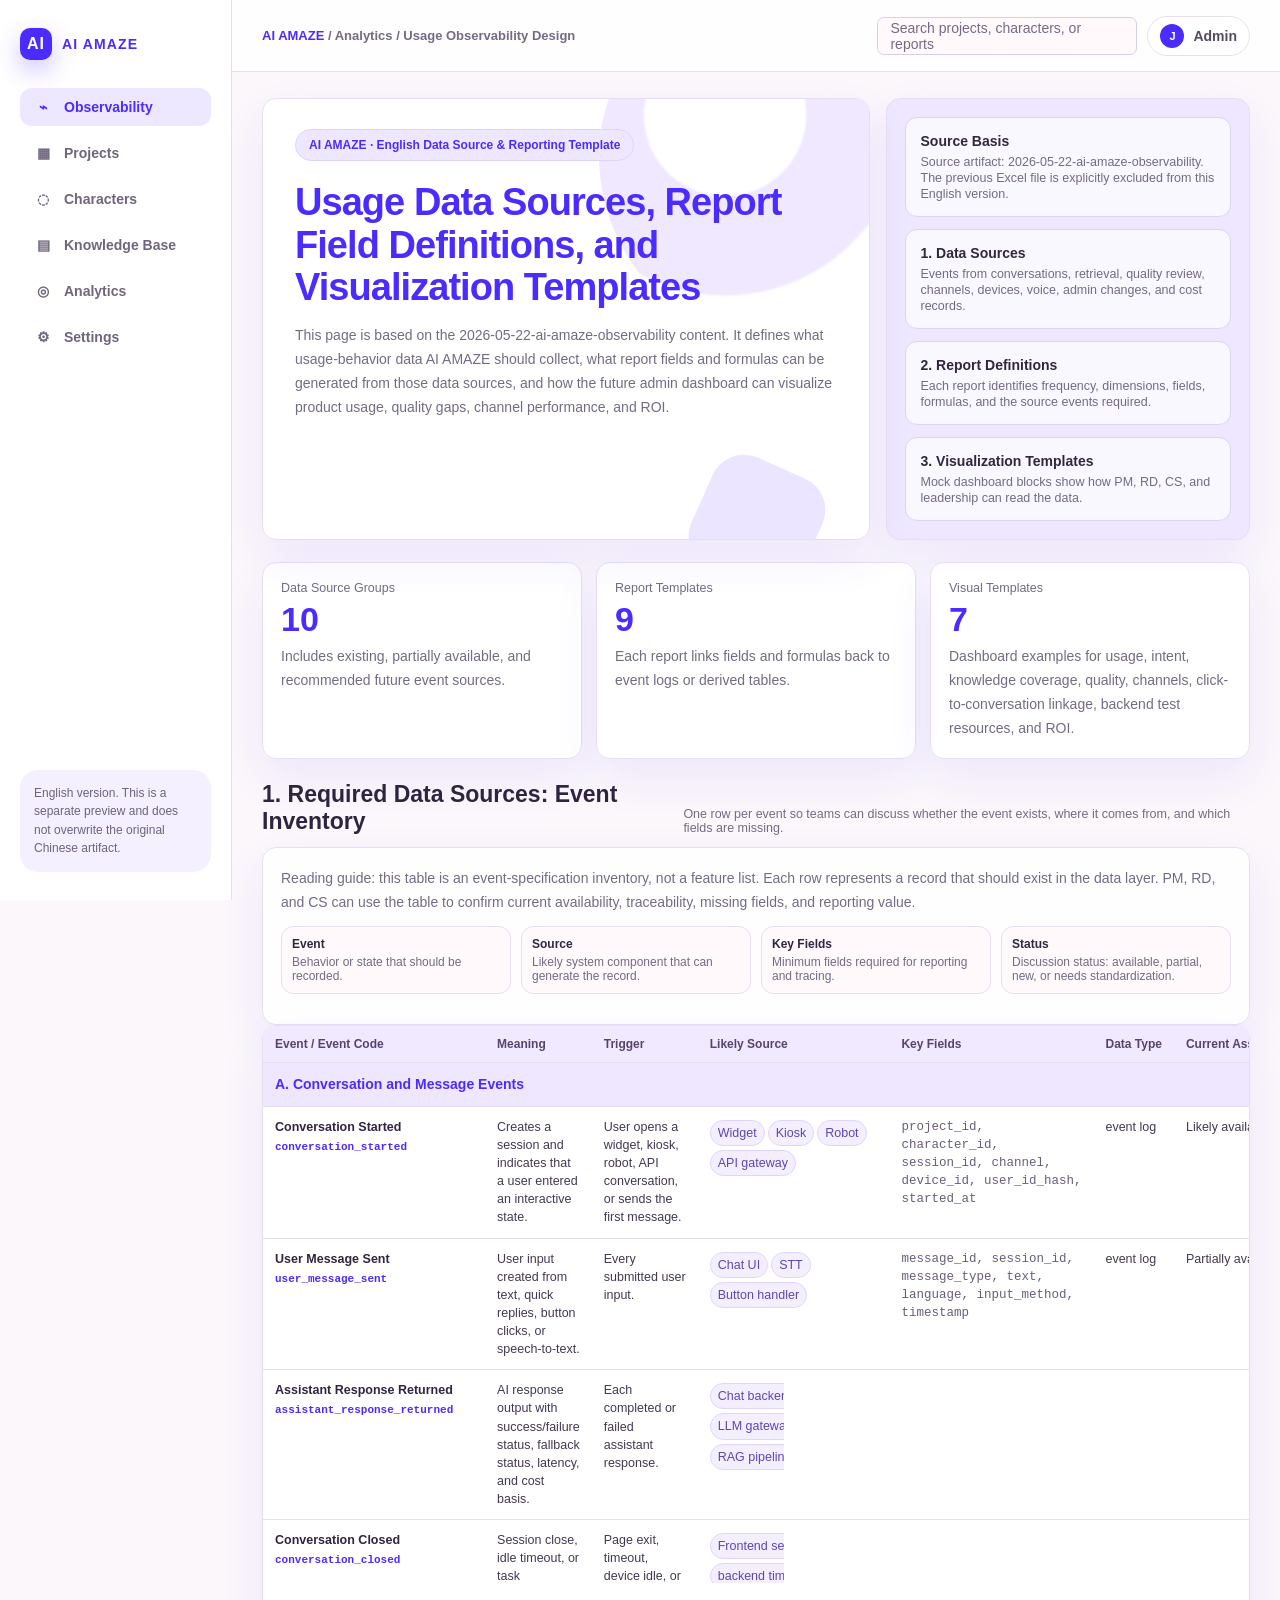
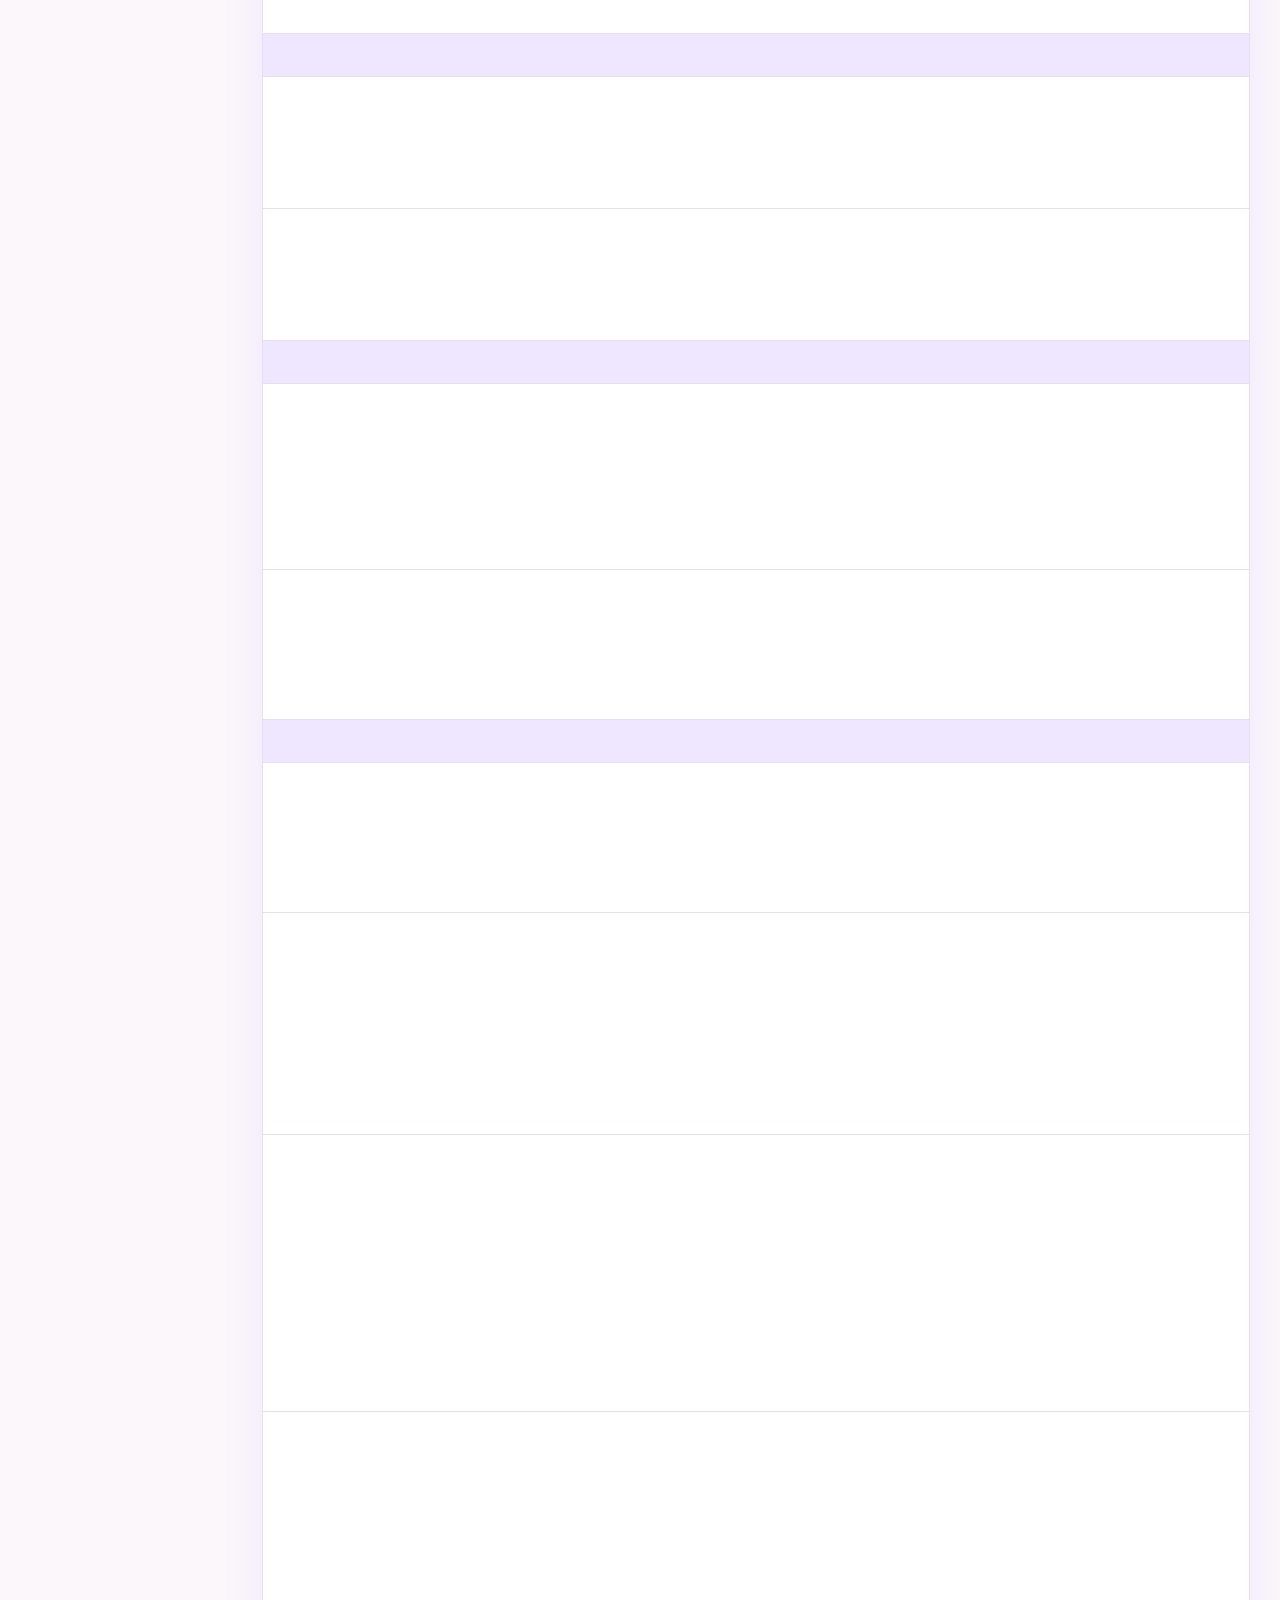
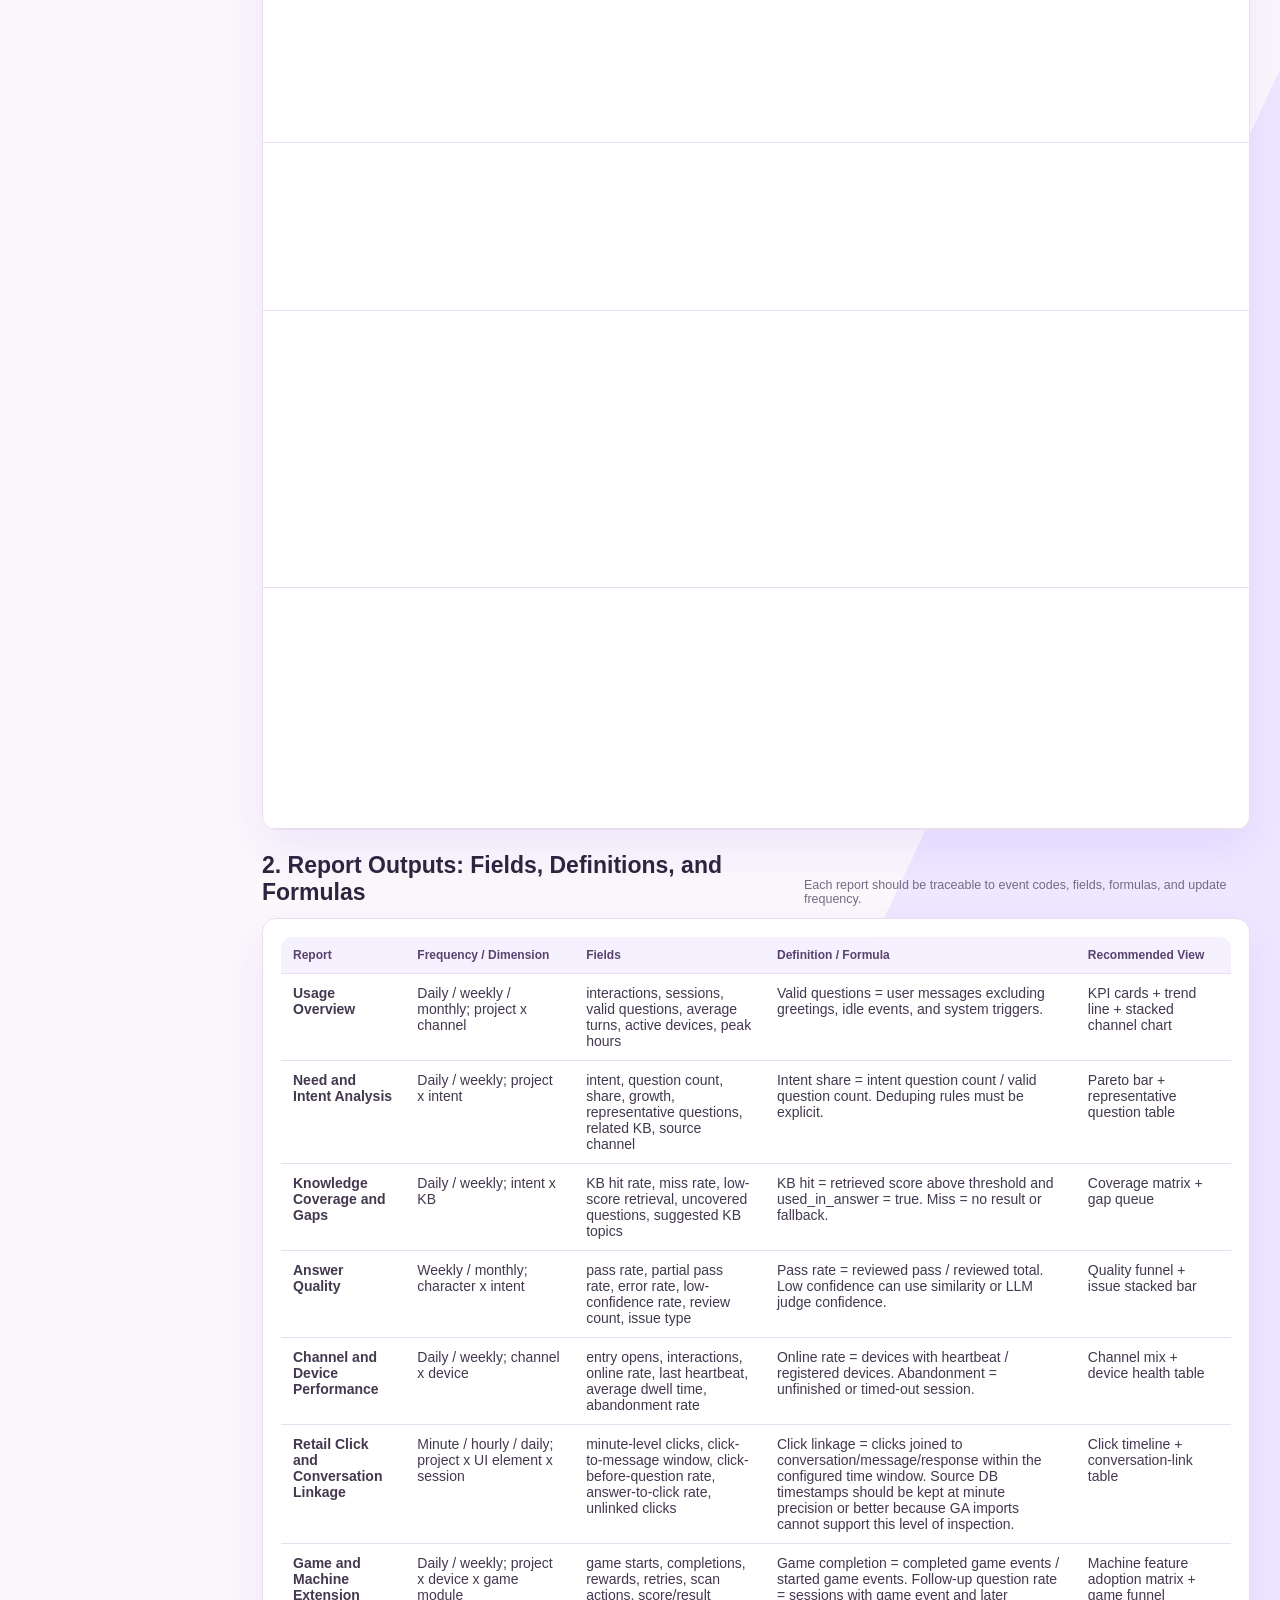
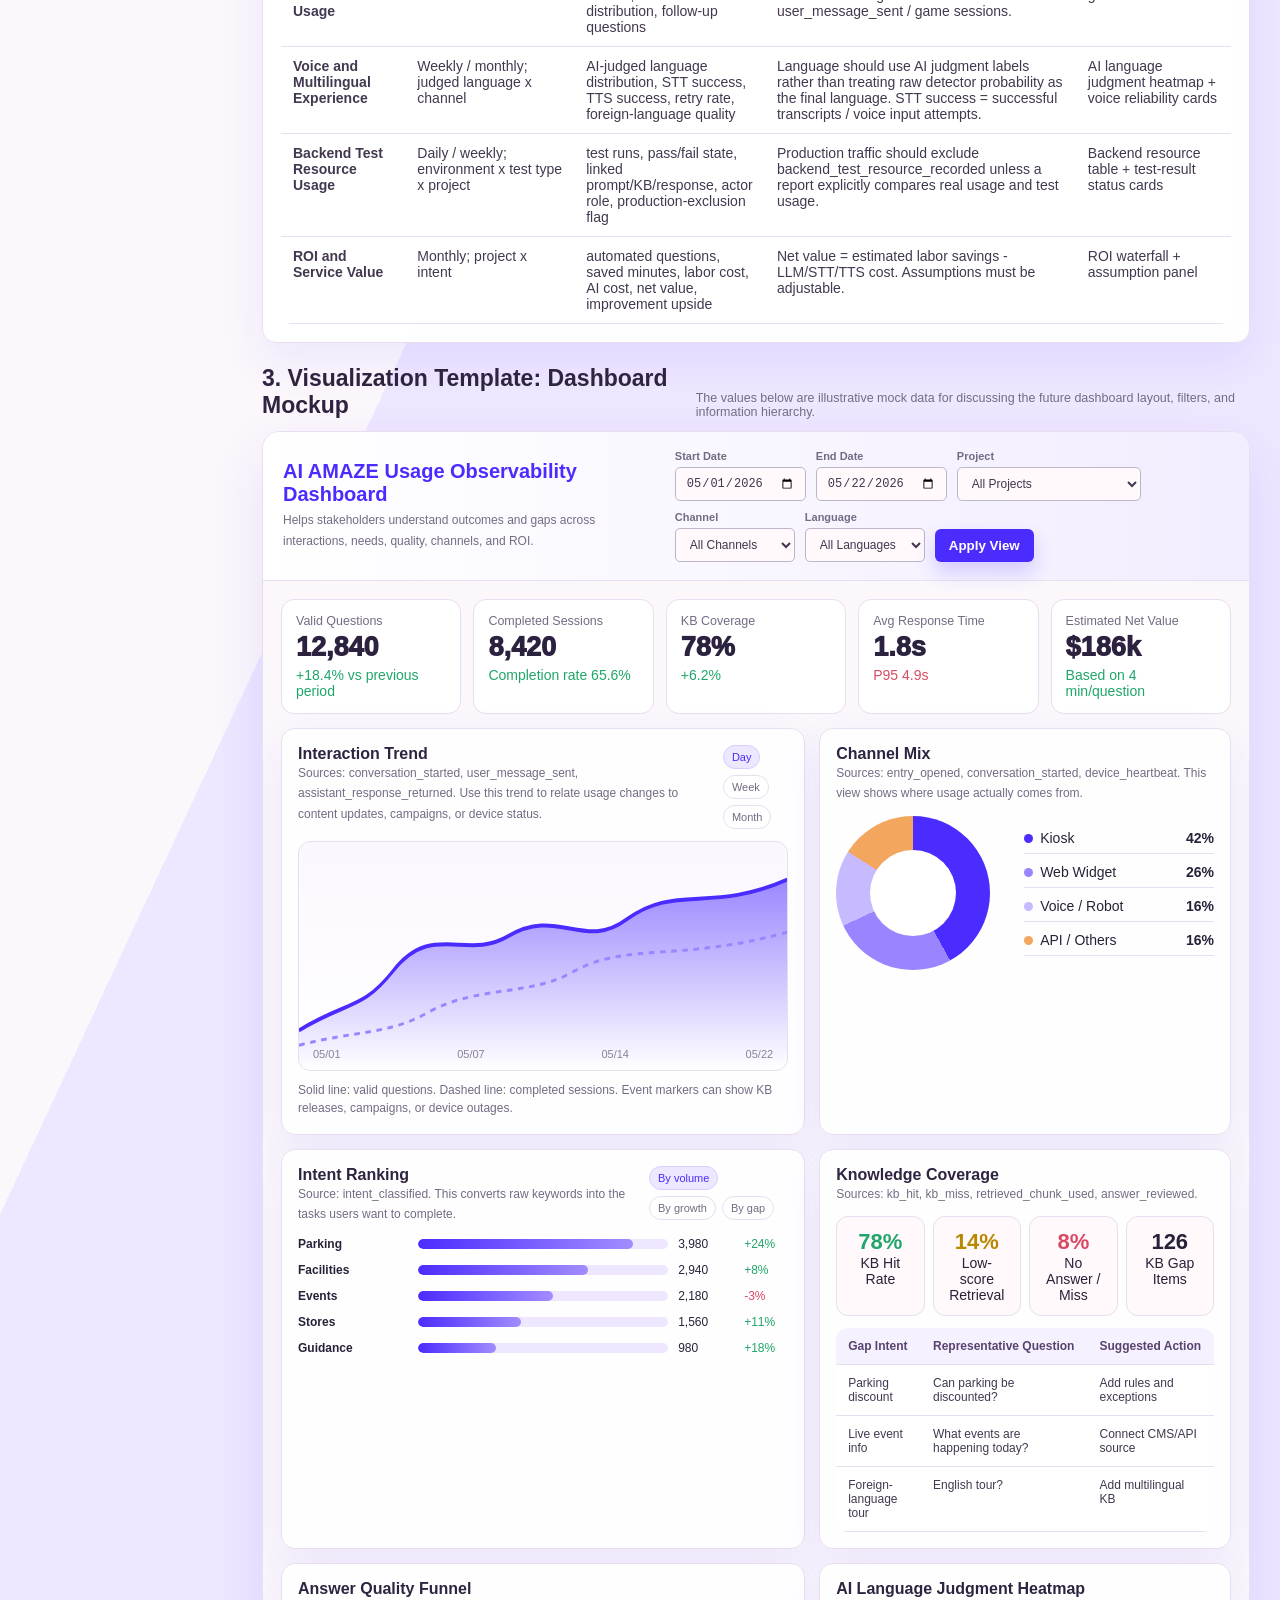
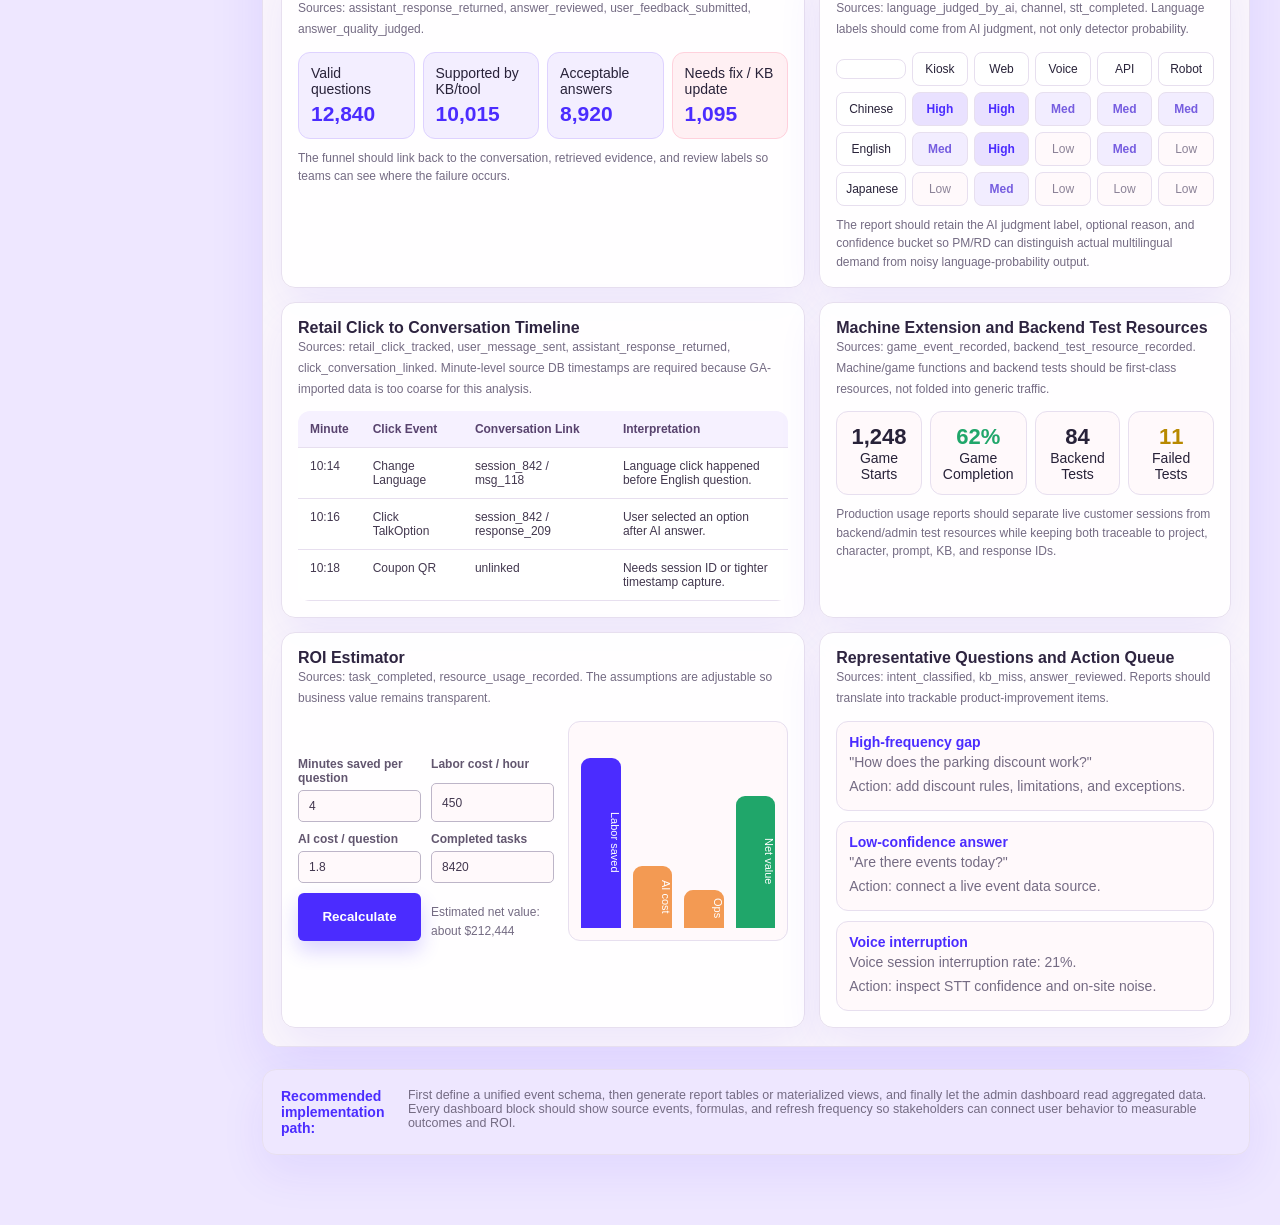
<file: docs/2026-05-29-ai-amaze-observability-en/index.html>
<!doctype html>
<html lang="en">
<head>
<meta charset="utf-8"><meta name="viewport" content="width=device-width,initial-scale=1">
<link rel="icon" href="data:image/svg+xml,%3Csvg xmlns='http://www.w3.org/2000/svg' viewBox='0 0 64 64'%3E%3Crect width='64' height='64' rx='14' fill='%234b2cff'/%3E%3Ctext x='32' y='39' font-size='24' text-anchor='middle' fill='white' font-family='Arial,sans-serif' font-weight='700'%3EAI%3C/text%3E%3C/svg%3E">
<title>AI AMAZE Data Source and Visualization Template</title>
<style>

:root{
  --bg:#fbf7fb;--shell:#ffffff;--panel:#ffffff;--panel-soft:#fff9fb;--lav:#eee7ff;--lav2:#f5f0ff;
  --brand:#4b2cff;--brand2:#6b4dff;--brand-soft:#ede7ff;--text:#282239;--muted:#746b83;
  --line:#e7dfef;--line2:#d8cfe5;--green:#20a66a;--yellow:#b88900;--orange:#e97828;--red:#d94a65;--blue:#3f6df6;
  --radius:14px;--shadow:0 18px 45px rgba(75,44,255,.08);--font:-apple-system,BlinkMacSystemFont,"Segoe UI","Noto Sans TC","Microsoft JhengHei",sans-serif
}
*{box-sizing:border-box}html{background:var(--bg)}body{margin:0;background:linear-gradient(115deg,#fbf7fb 0%,#fbf7fb 58%,#eee7ff 58%,#eee7ff 100%);color:var(--text);font-family:var(--font);font-size:14px}.appShell{min-height:100vh;display:grid;grid-template-columns:232px minmax(0,1fr)}.sidebar{position:sticky;top:0;height:100vh;background:#fff;border-right:1px solid var(--line);padding:28px 20px;display:flex;flex-direction:column;gap:28px}.brand{display:flex;align-items:center;gap:10px;color:var(--brand);font-weight:900;letter-spacing:.08em}.brandMark{width:32px;height:32px;border-radius:10px;background:var(--brand);color:white;display:grid;place-items:center;font-size:16px;box-shadow:0 10px 24px rgba(75,44,255,.28)}.nav{display:grid;gap:8px}.nav a{display:flex;align-items:center;gap:10px;text-decoration:none;color:#6f657d;border-radius:12px;padding:11px 12px;font-weight:700}.nav a.active{background:var(--brand-soft);color:var(--brand)}.nav a span:first-child{width:22px;text-align:center}.sidebarFoot{margin-top:auto;border-radius:18px;background:var(--lav2);padding:14px;color:#6d6280;font-size:12px;line-height:1.55}.mainArea{min-width:0}.topbar{height:72px;background:rgba(255,255,255,.84);backdrop-filter:blur(14px);border-bottom:1px solid var(--line);display:flex;align-items:center;justify-content:space-between;gap:18px;padding:0 30px;position:sticky;top:0;z-index:20}.crumb{font-size:13px;color:var(--muted);font-weight:700}.crumb b{color:var(--brand)}.topActions{display:flex;align-items:center;gap:10px}.searchBox{width:260px;height:38px;border:1px solid var(--line2);border-radius:7px;background:var(--panel-soft);padding:0 12px;color:var(--muted);display:flex;align-items:center}.userChip{display:flex;align-items:center;gap:9px;border:1px solid var(--line);border-radius:999px;background:#fff;padding:7px 12px;color:#554a66;font-weight:800}.avatar{width:24px;height:24px;border-radius:50%;background:var(--brand);color:white;display:grid;place-items:center;font-size:11px}.wrap{max-width:1500px;margin:0 auto;padding:26px 30px 70px}.hero{display:grid;grid-template-columns:1.25fr .75fr;gap:16px}.heroMain,.side,.card,.dashPanel,.callout{background:rgba(255,255,255,.94);border:1px solid var(--line);border-radius:var(--radius);box-shadow:var(--shadow)}.heroMain{padding:30px 32px;overflow:hidden;position:relative;min-height:230px}.heroMain:before{content:"";position:absolute;right:-90px;top:-110px;width:360px;height:360px;border-radius:48% 52% 44% 56%;background:radial-gradient(circle at 35% 35%,#fff 0 24%,#eee7ff 25% 54%,transparent 55%);opacity:.95}.heroMain:after{content:"";position:absolute;right:52px;bottom:-44px;width:120px;height:120px;border-radius:34px;background:#e2d7ff;transform:rotate(24deg);opacity:.65}.heroMain>*{position:relative}.eyebrow{display:inline-flex;color:var(--brand);background:var(--brand-soft);border:1px solid #ded3ff;font-weight:900;border-radius:999px;padding:8px 13px;font-size:12px}h1{font-size:38px;line-height:1.12;margin:20px 0 14px;color:var(--brand);letter-spacing:-.025em}p{line-height:1.72;color:var(--muted);margin:0}.side{padding:18px;display:grid;gap:12px;background:var(--lav)}.sideBox{padding:15px;border:1px solid #ded5ef;border-radius:12px;background:rgba(255,255,255,.66)}.sideBox b{display:block;margin-bottom:4px;color:#32263f}.small,.note,.label{font-size:12.5px;color:var(--muted)}.section{margin-top:22px}.head{display:flex;justify-content:space-between;align-items:end;gap:16px;margin-bottom:12px}h2{margin:0;font-size:23px;color:#2e2440}h3{margin:0 0 10px;font-size:18px}.grid3{display:grid;grid-template-columns:repeat(3,1fr);gap:14px}.grid2{display:grid;grid-template-columns:1fr 1fr;gap:14px}.card{padding:18px}.num{font-size:34px;font-weight:900;margin:5px 0;color:var(--brand)}.pill{display:inline-flex;border:1px solid #dcd2ef;border-radius:999px;padding:5px 9px;font-size:12px;font-weight:800;background:var(--brand-soft);color:var(--brand)}.cyan,.purple{color:var(--brand)}.green{color:var(--green)}.yellow{color:var(--yellow)}.down{color:var(--red)}.up{color:var(--green)}table{width:100%;border-collapse:separate;border-spacing:0;background:#fff;border-radius:12px;overflow:hidden}th,td{border-bottom:1px solid var(--line);padding:11px 12px;text-align:left;vertical-align:top}th{background:#f6f1ff;color:#58436e;font-size:12px;font-weight:900;white-space:nowrap}td{color:#43384f}.formTableWrap{overflow:auto;border:1px solid var(--line);border-radius:14px;background:#fff;box-shadow:var(--shadow)}.formTable{min-width:1280px}.formTable th{position:sticky;top:0;z-index:2;background:#f0e9ff}.formTable td{font-size:12.5px;line-height:1.45}.formTable .groupRow td{background:#eee7ff;color:var(--brand);font-weight:900;font-size:14px}.eventTd{font-weight:900;color:#30243f}.eventCode2{display:block;margin-top:4px;color:var(--brand);font-family:ui-monospace,SFMono-Regular,Menlo,monospace;font-size:11px}.sourceBadge{display:inline-block;margin:2px 3px 2px 0;padding:3px 7px;border-radius:999px;background:#f3efff;border:1px solid #dfd5ff;color:#5c46b2;white-space:nowrap}.fieldList{font-family:ui-monospace,SFMono-Regular,Menlo,monospace;color:#6a5d78;font-size:11.5px}.statusCols{display:grid;grid-template-columns:1fr 1fr 1fr;gap:6px;min-width:210px}.statusBox{border:1px solid var(--line);border-radius:9px;padding:6px;background:var(--panel-soft)}.statusBox b{display:block;color:#32263f;font-size:11px;margin-bottom:2px}.statusBox span{color:var(--muted);font-size:11px}.legendGrid{display:grid;grid-template-columns:repeat(4,1fr);gap:10px;margin:12px 0}.legendGrid div{padding:10px;border:1px solid var(--line);border-radius:12px;background:#fff9fb;font-size:12px;color:var(--muted)}.legendGrid b{display:block;color:#332542;margin-bottom:4px}.dashboardShell{border:1px solid var(--line);border-radius:18px;background:#fff;overflow:hidden;box-shadow:0 22px 55px rgba(75,44,255,.10)}.dashTop{display:flex;justify-content:space-between;gap:16px;align-items:center;padding:18px 20px;border-bottom:1px solid var(--line);background:linear-gradient(90deg,#fff,#f2edff)}.dashTitle h3{margin:0 0 4px;font-size:20px;color:var(--brand)}.dashTitle p{font-size:12px}.filters{display:flex;gap:10px;flex-wrap:wrap;align-items:end}.filter{display:grid;gap:5px}.filter label{font-size:11px;color:var(--muted);font-weight:800}.filter input,.filter select,.roiBox input{background:#fff9fb;border:1px solid #bdb5c8;color:#41364e;border-radius:5px;padding:8px 10px;font-size:12px;min-width:120px}.applyBtn{background:var(--brand);border:0;color:#fff;font-weight:900;border-radius:6px;padding:9px 14px;box-shadow:0 10px 20px rgba(75,44,255,.20)}.dashBody{padding:18px;background:#fbf7fb;display:grid;gap:14px}.kpiRow{display:grid;grid-template-columns:repeat(5,1fr);gap:12px}.kpi{border:1px solid var(--line);border-radius:13px;padding:14px;background:#fff}.kpi .value{font-size:27px;font-weight:950;margin:4px 0;color:#2c213e}.dashGrid{display:grid;grid-template-columns:1.12fr .88fr;gap:14px}.dashPanel{padding:16px}.panelHead{display:flex;justify-content:space-between;align-items:start;gap:12px;margin-bottom:12px}.panelHead h4{margin:0;font-size:16px;color:#2e2440}.panelHead p{font-size:12px}.seg{display:flex;gap:6px;flex-wrap:wrap}.seg span{font-size:11px;padding:5px 8px;border:1px solid var(--line);border-radius:999px;color:var(--muted);background:#fff}.seg span.active{background:var(--brand-soft);color:var(--brand);border-color:#d9ceff}.lineChart{height:230px;position:relative;border-radius:12px;background:linear-gradient(180deg,#fbf7ff,#fff);overflow:hidden;border:1px solid var(--line)}.lineChart svg{width:100%;height:100%}.axis{position:absolute;left:14px;right:14px;bottom:10px;display:flex;justify-content:space-between;color:#8b8297;font-size:11px}.screenNote{margin-top:10px;font-size:12px;color:var(--muted);line-height:1.55}.donutWrap{display:grid;grid-template-columns:170px 1fr;gap:18px;align-items:center}.donut{width:154px;height:154px;border-radius:50%;background:conic-gradient(var(--brand) 0 42%,#9b84ff 42% 68%,#c7baff 68% 84%,#f3a65d 84% 100%);position:relative}.donut:after{content:"";position:absolute;inset:34px;border-radius:50%;background:#fff}.legendList{display:grid;gap:10px}.legendItem{display:flex;justify-content:space-between;border-bottom:1px solid var(--line);padding-bottom:7px}.dot{display:inline-block;width:9px;height:9px;border-radius:50%;margin-right:7px}.intentBars{display:grid;gap:12px}.intentRow{display:grid;grid-template-columns:110px 1fr 56px 44px;gap:10px;align-items:center;font-size:12px}.bar{height:10px;background:#eee7ff;border-radius:99px;overflow:hidden}.bar i{display:block;height:100%;background:linear-gradient(90deg,var(--brand),#a38cff);border-radius:inherit}.coverage{display:grid;grid-template-columns:repeat(4,1fr);gap:8px}.coverCell{border:1px solid var(--line);border-radius:12px;background:#fff9fb;padding:12px;text-align:center}.coverCell b{font-size:22px;display:block}.queueTable th,.queueTable td{font-size:12px}.qualityFunnel{display:grid;grid-template-columns:repeat(4,1fr);gap:8px}.qStep{background:#f3eeff;border:1px solid #ded2ff;border-radius:12px;padding:12px}.qStep b{display:block;font-size:21px;color:var(--brand);margin-top:5px}.qStep.bad{background:#fff0f3;border-color:#ffd1dc}.miniHeat{display:grid;grid-template-columns:70px repeat(5,1fr);gap:6px;font-size:12px;align-items:center}.miniHeat div{border-radius:8px;padding:9px;text-align:center;background:#fff;border:1px solid var(--line)}.miniHeat .h1{background:#e9e1ff;color:var(--brand);font-weight:900}.miniHeat .h2{background:#f2edff;color:#765de0;font-weight:800}.miniHeat .h3{background:#fff9fb;color:#8b8297}.roiBox{display:grid;grid-template-columns:1fr 220px;gap:14px;align-items:end}.assump{display:grid;grid-template-columns:1fr 1fr;gap:10px}.assump label{display:grid;gap:5px;color:#62566f;font-size:12px;font-weight:800}.waterfall2{height:220px;display:flex;align-items:end;gap:12px;justify-content:center;border:1px solid var(--line);border-radius:12px;background:#fff9fb;padding:12px}.wbar{width:42px;border-radius:9px 9px 0 0;background:var(--brand);color:#fff;font-size:11px;writing-mode:vertical-rl;text-align:center;padding:8px 0}.wbar.cost{background:#f39a53}.wbar.net{background:#20a66a}.sampleCards{display:grid;gap:10px}.sample{border:1px solid var(--line);border-radius:12px;background:#fff9fb;padding:12px}.sample b{color:var(--brand)}.callout{padding:18px;background:var(--lav);display:flex;gap:8px}.callout b{color:var(--brand)}
@media(max-width:1180px){.appShell{grid-template-columns:1fr}.sidebar{display:none}.topbar{position:static}.hero,.dashGrid{grid-template-columns:1fr}.kpiRow{grid-template-columns:repeat(2,1fr)}.grid3,.legendGrid{grid-template-columns:1fr}.searchBox{display:none}}@media(max-width:760px){.wrap{padding:18px}.topbar{padding:0 16px}.kpiRow,.qualityFunnel,.coverage,.roiBox,.assump{grid-template-columns:1fr}.donutWrap{grid-template-columns:1fr}.head{display:block}h1{font-size:30px}}

</style>
</head>
<body><div class="appShell"><aside class="sidebar"><div class="brand"><span class="brandMark">AI</span><span>AI AMAZE</span></div><nav class="nav"><a class="active"><span>⌁</span>Observability</a><a><span>▦</span>Projects</a><a><span>◌</span>Characters</a><a><span>▤</span>Knowledge Base</a><a><span>◎</span>Analytics</a><a><span>⚙</span>Settings</a></nav><div class="sidebarFoot">English version. This is a separate preview and does not overwrite the original Chinese artifact.</div></aside><main class="mainArea"><header class="topbar"><div><div class="crumb"><b>AI AMAZE</b> / Analytics / Usage Observability Design</div></div><div class="topActions"><div class="searchBox">Search projects, characters, or reports</div><div class="userChip"><span class="avatar">J</span>Admin</div></div></header><div class="wrap">
<section class="hero"><div class="heroMain"><span class="eyebrow">AI AMAZE · English Data Source & Reporting Template</span><h1>Usage Data Sources, Report Field Definitions, and Visualization Templates</h1><p>This page is based on the 2026-05-22-ai-amaze-observability content. It defines what usage-behavior data AI AMAZE should collect, what report fields and formulas can be generated from those data sources, and how the future admin dashboard can visualize product usage, quality gaps, channel performance, and ROI.</p></div><aside class="side"><div class="sideBox"><b>Source Basis</b><span class="small">Source artifact: 2026-05-22-ai-amaze-observability. The previous Excel file is explicitly excluded from this English version.</span></div><div class="sideBox"><b>1. Data Sources</b><span class="small">Events from conversations, retrieval, quality review, channels, devices, voice, admin changes, and cost records.</span></div><div class="sideBox"><b>2. Report Definitions</b><span class="small">Each report identifies frequency, dimensions, fields, formulas, and the source events required.</span></div><div class="sideBox"><b>3. Visualization Templates</b><span class="small">Mock dashboard blocks show how PM, RD, CS, and leadership can read the data.</span></div></aside></section>

<section class="section grid3"><div class="card"><div class="label">Data Source Groups</div><div class="num">10</div><p>Includes existing, partially available, and recommended future event sources.</p></div><div class="card"><div class="label">Report Templates</div><div class="num">9</div><p>Each report links fields and formulas back to event logs or derived tables.</p></div><div class="card"><div class="label">Visual Templates</div><div class="num">7</div><p>Dashboard examples for usage, intent, knowledge coverage, quality, channels, click-to-conversation linkage, backend test resources, and ROI.</p></div></section>

<section class="section"><div class="head"><h2>1. Required Data Sources: Event Inventory</h2><div class="note">One row per event so teams can discuss whether the event exists, where it comes from, and which fields are missing.</div></div>
<div class="card"><p>Reading guide: this table is an event-specification inventory, not a feature list. Each row represents a record that should exist in the data layer. PM, RD, and CS can use the table to confirm current availability, traceability, missing fields, and reporting value.</p><div class="legendGrid"><div><b>Event</b>Behavior or state that should be recorded.</div><div><b>Source</b>Likely system component that can generate the record.</div><div><b>Key Fields</b>Minimum fields required for reporting and tracing.</div><div><b>Status</b>Discussion status: available, partial, new, or needs standardization.</div></div></div>
<div class="formTableWrap"><table class="formTable"><thead><tr><th>Event / Event Code</th><th>Meaning</th><th>Trigger</th><th>Likely Source</th><th>Key Fields</th><th>Data Type</th><th>Current Assumption</th><th>What To Confirm</th><th>Question It Answers</th><th>Discussion</th></tr></thead><tbody>
<tr class="groupRow"><td colspan="10">A. Conversation and Message Events</td></tr>
<tr><td class="eventTd">Conversation Started<code class="eventCode2">conversation_started</code></td><td>Creates a session and indicates that a user entered an interactive state.</td><td>User opens a widget, kiosk, robot, API conversation, or sends the first message.</td><td><span class="sourceBadge">Widget</span><span class="sourceBadge">Kiosk</span><span class="sourceBadge">Robot</span><span class="sourceBadge">API gateway</span></td><td class="fieldList">project_id, character_id, session_id, channel, device_id, user_id_hash, started_at</td><td>event log</td><td>Likely available</td><td>Whether session, channel, and device IDs are captured.</td><td>Is the project actually being used, and through which entry points?</td><td><span class="pill">Confirm source</span></td></tr>
<tr><td class="eventTd">User Message Sent<code class="eventCode2">user_message_sent</code></td><td>User input created from text, quick replies, button clicks, or speech-to-text.</td><td>Every submitted user input.</td><td><span class="sourceBadge">Chat UI</span><span class="sourceBadge">STT</span><span class="sourceBadge">Button handler</span></td><td class="fieldList">message_id, session_id, message_type, text, language, input_method, timestamp</td><td>event log</td><td>Partially available</td><td>Whether text, voice, and button inputs can be separated.</td><td>What are users actually asking, and which inputs are valid questions?</td><td><span class="pill">Confirm fields</span></td></tr>
<tr><td class="eventTd">Assistant Response Returned<code class="eventCode2">assistant_response_returned</code></td><td>AI response output with success/failure status, fallback status, latency, and cost basis.</td><td>Each completed or failed assistant response.</td><td><span class="sourceBadge">Chat backend</span><span class="sourceBadge">LLM gateway</span><span class="sourceBadge">RAG pipeline</span></td><td class="fieldList">response_id, message_id, llm_status, latency_ms, token_in, token_out, fallback_used</td><td>event log + trace</td><td>Partially available</td><td>Whether latency, token usage, fallback, and retrieval linkage exist.</td><td>Can answer speed, failure state, and cost be observed?</td><td><span class="pill">Standardize</span></td></tr>
<tr><td class="eventTd">Conversation Closed<code class="eventCode2">conversation_closed</code></td><td>Session close, idle timeout, or task completion endpoint.</td><td>Page exit, timeout, device idle, or explicit close.</td><td><span class="sourceBadge">Frontend session manager</span><span class="sourceBadge">backend timeout job</span></td><td class="fieldList">session_id, ended_at, duration_sec, turn_count, close_reason, completed_flag</td><td>event log</td><td>Likely needs new fields</td><td>Whether close reason, duration, and turn count are stored.</td><td>Did the user leave early, finish the task, or get stuck?</td><td><span class="pill">Add fields</span></td></tr>
<tr class="groupRow"><td colspan="10">B. RAG and Knowledge Retrieval</td></tr>
<tr><td class="eventTd">Knowledge Search Started<code class="eventCode2">kb_search_started</code></td><td>Records the query sent to the KB, FAQ, or document retrieval system.</td><td>Whenever a user question requires retrieval.</td><td><span class="sourceBadge">RAG service</span><span class="sourceBadge">retriever</span></td><td class="fieldList">query, rewritten_query, project_id, character_id, search_mode, timestamp</td><td>trace log</td><td>Needs standardization</td><td>Whether rewritten query and search mode are retained.</td><td>How was the user question transformed before retrieval?</td><td><span class="pill">Standardize</span></td></tr>
<tr><td class="eventTd">Knowledge Hit / Miss<code class="eventCode2">kb_hit / kb_miss</code></td><td>Retrieval produced usable evidence or failed to meet the threshold.</td><td>After retriever returns ranked results.</td><td><span class="sourceBadge">Vector DB</span><span class="sourceBadge">Search index</span><span class="sourceBadge">RAG service</span></td><td class="fieldList">knowledge_id, score, rank, threshold, used_in_answer, miss_reason</td><td>trace log</td><td>Partially available</td><td>Whether score, rank, threshold, and actual usage are captured.</td><td>Which questions are covered by KB, and where are the knowledge gaps?</td><td><span class="pill">Confirm trace</span></td></tr>
<tr class="groupRow"><td colspan="10">C. Quality, Feedback, and Review</td></tr>
<tr><td class="eventTd">Answer Reviewed<code class="eventCode2">answer_reviewed</code></td><td>Human reviewer labels an answer as correct, partially correct, wrong, or requiring KB updates.</td><td>During admin review, QA sampling, or conversation audit.</td><td><span class="sourceBadge">Admin QA review</span><span class="sourceBadge">Chat history</span></td><td class="fieldList">response_id, reviewer_role, label, issue_type, expected_answer, correction_note</td><td>review label</td><td>Partially available</td><td>Whether issue type and correction note can be stored.</td><td>What was wrong with the answer, and how should it be fixed?</td><td><span class="pill">Define labels</span></td></tr>
<tr><td class="eventTd">Quality Judged<code class="eventCode2">answer_quality_judged</code></td><td>Automatic quality assessment for relevance, correctness, confidence, or issue tags.</td><td>Real-time or batch evaluation after response generation.</td><td><span class="sourceBadge">Evaluation service</span><span class="sourceBadge">batch job</span></td><td class="fieldList">response_id, judge_model, quality_score, relevance_score, issue_tags, confidence</td><td>derived signal</td><td>Recommended future event</td><td>Whether automatic labels can be calibrated against human review.</td><td>Which conversations should be prioritized for review?</td><td><span class="pill">Future signal</span></td></tr>
<tr class="groupRow"><td colspan="10">D. Channels, Devices, Voice, and ROI</td></tr>
<tr><td class="eventTd">Entry Opened / Device Heartbeat<code class="eventCode2">entry_opened / device_heartbeat</code></td><td>Entry point opens and device health signals for kiosk, robot, web, API, or tablet usage.</td><td>Entry load, QR scan, API call, or periodic device heartbeat.</td><td><span class="sourceBadge">Frontend SDK</span><span class="sourceBadge">Kiosk client</span><span class="sourceBadge">Device agent</span></td><td class="fieldList">entry_type, project_id, device_id, status, app_version, network_status, last_seen_at</td><td>event log + status event</td><td>Depends on carrier</td><td>Whether registered devices and last-seen timestamps exist.</td><td>Is usage low because of demand, entry friction, or offline devices?</td><td><span class="pill">Map sources</span></td></tr>
<tr><td class="eventTd">Retail Click Tracked<code class="eventCode2">retail_click_tracked</code></td><td>Records every retail-version click with minute-level timestamps so teams can inspect behavior at a finer resolution than GA imports allow.</td><td>User taps a button, quick option, language switcher, product link, coupon, QR action, or other retail UI element.</td><td><span class="sourceBadge">Retail frontend</span><span class="sourceBadge">Kiosk client</span><span class="sourceBadge">Click API</span><span class="sourceBadge">Source DB</span></td><td class="fieldList">click_id, project_id, session_id, message_id, ui_element_id, click_label, clicked_at_minute, device_id, channel, page_context</td><td>event log</td><td>Needs source-DB granularity</td><td>Whether timestamps are stored at least to minute precision and linked to session/message IDs before GA aggregation.</td><td>Which clicks happened immediately before, during, or after a conversation?</td><td><span class="pill">Add minute timestamp</span></td></tr>
<tr><td class="eventTd">Game Extension Event<code class="eventCode2">game_event_recorded</code></td><td>Captures extended AI AMAZE machine/game functions beyond ordinary chat, such as mini-game start, result, reward, scan, mission, retry, and completion events.</td><td>User enters a machine/game mode or interacts with game-like features on the AMAZE device.</td><td><span class="sourceBadge">AMAZE machine</span><span class="sourceBadge">Kiosk runtime</span><span class="sourceBadge">Game module</span></td><td class="fieldList">game_event_id, game_type, session_id, device_id, stage_id, action_type, result_state, score, reward_id, occurred_at</td><td>event log + state event</td><td>New event family</td><td>Which machine-side extension functions exist and whether they can be joined to the same session as chat behavior.</td><td>Which non-chat functions drive engagement, task completion, or follow-up questions?</td><td><span class="pill">Define schema</span></td></tr>
<tr><td class="eventTd">Voice and AI Language Judgment<code class="eventCode2">stt_completed / tts_interrupted / language_judged_by_ai</code></td><td>Speech recognition, speech playback, language switching, and AI-determined language labels. Language should be judged by AI classification, not only probability from a detector.</td><td>Voice input/output, text input, or post-message language judgment.</td><td><span class="sourceBadge">STT service</span><span class="sourceBadge">TTS service</span><span class="sourceBadge">AI language judge</span></td><td class="fieldList">audio_duration_sec, transcript, judged_language, judge_reason, confidence_bucket, latency_ms, failure_reason</td><td>service log + derived event</td><td>Needs new judgment logic</td><td>Whether AI language labels and reasons can replace raw language-probability interpretation in reports.</td><td>Which language experience did the user actually need, and where did quality break down?</td><td><span class="pill">Use AI judgment</span></td></tr>
<tr><td class="eventTd">Intent, Task, and Cost<code class="eventCode2">intent_classified / task_completed / resource_usage_recorded</code></td><td>Classifies user needs, estimates task completion, and records model or voice-service cost.</td><td>After each message, session close, or model/service call.</td><td><span class="sourceBadge">LLM classifier</span><span class="sourceBadge">Session analyzer</span><span class="sourceBadge">Billing logs</span></td><td class="fieldList">intent, completed_flag, estimated_saved_minutes, service_type, tokens, estimated_cost</td><td>derived event + cost record</td><td>Recommended future event</td><td>Whether task value and cost can be linked to project/session/response.</td><td>Does the AI service create measurable operational value?</td><td><span class="pill">Define formula</span></td></tr>
<tr><td class="eventTd">Backend Test Resource<code class="eventCode2">backend_test_resource_recorded</code></td><td>Treats backend tests as a new resource category so internal test traffic, QA validation, and admin-side trials are visible instead of being mixed into live user behavior.</td><td>Admin test run, QA replay, staging check, prompt test, KB test, or backend validation call.</td><td><span class="sourceBadge">Admin backend</span><span class="sourceBadge">QA console</span><span class="sourceBadge">Test runner</span><span class="sourceBadge">Audit log</span></td><td class="fieldList">resource_id, test_type, environment, project_id, character_id, actor_role, scenario_id, started_at, result_status, linked_response_id</td><td>resource record + audit event</td><td>New resource</td><td>Whether test records are stored separately from production traffic while remaining traceable to project, role, prompt, and response.</td><td>Which usage was real customer behavior, and which was backend/admin testing?</td><td><span class="pill">New resource</span></td></tr>
<tr><td class="eventTd">Click Conversation Link<code class="eventCode2">click_conversation_linked</code></td><td>Joins UI clicks to the closest conversation, message, response, and intent so teams can analyze behavior before and after a conversation.</td><td>Batch or streaming job after clicks, messages, and sessions are recorded.</td><td><span class="sourceBadge">Source DB</span><span class="sourceBadge">Analytics ETL</span><span class="sourceBadge">Session linker</span></td><td class="fieldList">click_id, session_id, message_id, response_id, intent, clicked_at_minute, relation_window_sec, relation_type</td><td>join table / derived event</td><td>Recommended link table</td><td>Whether click and conversation events share stable IDs and sufficiently precise timestamps.</td><td>Which clicks led into questions, and which answers led to follow-up clicks?</td><td><span class="pill">Link events</span></td></tr>
</tbody></table></div></section>

<section class="section"><div class="head"><h2>2. Report Outputs: Fields, Definitions, and Formulas</h2><div class="note">Each report should be traceable to event codes, fields, formulas, and update frequency.</div></div><div class="card"><table><thead><tr><th>Report</th><th>Frequency / Dimension</th><th>Fields</th><th>Definition / Formula</th><th>Recommended View</th></tr></thead><tbody>
<tr><td><b>Usage Overview</b></td><td>Daily / weekly / monthly; project x channel</td><td>interactions, sessions, valid questions, average turns, active devices, peak hours</td><td>Valid questions = user messages excluding greetings, idle events, and system triggers.</td><td>KPI cards + trend line + stacked channel chart</td></tr>
<tr><td><b>Need and Intent Analysis</b></td><td>Daily / weekly; project x intent</td><td>intent, question count, share, growth, representative questions, related KB, source channel</td><td>Intent share = intent question count / valid question count. Deduping rules must be explicit.</td><td>Pareto bar + representative question table</td></tr>
<tr><td><b>Knowledge Coverage and Gaps</b></td><td>Daily / weekly; intent x KB</td><td>KB hit rate, miss rate, low-score retrieval, uncovered questions, suggested KB topics</td><td>KB hit = retrieved score above threshold and used_in_answer = true. Miss = no result or fallback.</td><td>Coverage matrix + gap queue</td></tr>
<tr><td><b>Answer Quality</b></td><td>Weekly / monthly; character x intent</td><td>pass rate, partial pass rate, error rate, low-confidence rate, review count, issue type</td><td>Pass rate = reviewed pass / reviewed total. Low confidence can use similarity or LLM judge confidence.</td><td>Quality funnel + issue stacked bar</td></tr>
<tr><td><b>Channel and Device Performance</b></td><td>Daily / weekly; channel x device</td><td>entry opens, interactions, online rate, last heartbeat, average dwell time, abandonment rate</td><td>Online rate = devices with heartbeat / registered devices. Abandonment = unfinished or timed-out session.</td><td>Channel mix + device health table</td></tr>
<tr><td><b>Retail Click and Conversation Linkage</b></td><td>Minute / hourly / daily; project x UI element x session</td><td>minute-level clicks, click-to-message window, click-before-question rate, answer-to-click rate, unlinked clicks</td><td>Click linkage = clicks joined to conversation/message/response within the configured time window. Source DB timestamps should be kept at minute precision or better because GA imports cannot support this level of inspection.</td><td>Click timeline + conversation-link table</td></tr>
<tr><td><b>Game and Machine Extension Usage</b></td><td>Daily / weekly; project x device x game module</td><td>game starts, completions, rewards, retries, scan actions, score/result distribution, follow-up questions</td><td>Game completion = completed game events / started game events. Follow-up question rate = sessions with game event and later user_message_sent / game sessions.</td><td>Machine feature adoption matrix + game funnel</td></tr>
<tr><td><b>Voice and Multilingual Experience</b></td><td>Weekly / monthly; judged language x channel</td><td>AI-judged language distribution, STT success, TTS success, retry rate, foreign-language quality</td><td>Language should use AI judgment labels rather than treating raw detector probability as the final language. STT success = successful transcripts / voice input attempts.</td><td>AI language judgment heatmap + voice reliability cards</td></tr>
<tr><td><b>Backend Test Resource Usage</b></td><td>Daily / weekly; environment x test type x project</td><td>test runs, pass/fail state, linked prompt/KB/response, actor role, production-exclusion flag</td><td>Production traffic should exclude backend_test_resource_recorded unless a report explicitly compares real usage and test usage.</td><td>Backend resource table + test-result status cards</td></tr>
<tr><td><b>ROI and Service Value</b></td><td>Monthly; project x intent</td><td>automated questions, saved minutes, labor cost, AI cost, net value, improvement upside</td><td>Net value = estimated labor savings - LLM/STT/TTS cost. Assumptions must be adjustable.</td><td>ROI waterfall + assumption panel</td></tr>
</tbody></table></div></section>

<section class="section"><div class="head"><h2>3. Visualization Template: Dashboard Mockup</h2><div class="note">The values below are illustrative mock data for discussing the future dashboard layout, filters, and information hierarchy.</div></div>
<div class="dashboardShell">
  <div class="dashTop"><div class="dashTitle"><h3>AI AMAZE Usage Observability Dashboard</h3><p>Helps stakeholders understand outcomes and gaps across interactions, needs, quality, channels, and ROI.</p></div><div class="filters">
    <div class="filter"><label for="startDate">Start Date</label><input id="startDate" type="date" value="2026-05-01"></div>
    <div class="filter"><label for="endDate">End Date</label><input id="endDate" type="date" value="2026-05-22"></div>
    <div class="filter"><label for="projectFilter">Project</label><select id="projectFilter"><option>All Projects</option><option>Hayashi Department Store</option><option>Nanmen Market</option><option>Shoushan Zoo</option></select></div>
    <div class="filter"><label for="channelFilter">Channel</label><select id="channelFilter"><option>All Channels</option><option>Web Widget</option><option>Kiosk</option><option>Robot</option><option>API</option><option>Voice</option></select></div>
    <div class="filter"><label for="langFilter">Language</label><select id="langFilter"><option>All Languages</option><option>Chinese</option><option>English</option><option>Japanese</option><option>Korean</option></select></div>
    <button class="applyBtn" id="applyFilters">Apply View</button>
  </div></div>
  <div class="dashBody">
    <div class="kpiRow">
      <div class="kpi"><div class="label">Valid Questions</div><div class="value" data-base="12840">12,840</div><div class="delta up">+18.4% vs previous period</div></div>
      <div class="kpi"><div class="label">Completed Sessions</div><div class="value" data-base="8420">8,420</div><div class="delta up">Completion rate 65.6%</div></div>
      <div class="kpi"><div class="label">KB Coverage</div><div class="value" data-base="78">78%</div><div class="delta up">+6.2%</div></div>
      <div class="kpi"><div class="label">Avg Response Time</div><div class="value" data-base="1.8">1.8s</div><div class="delta down">P95 4.9s</div></div>
      <div class="kpi"><div class="label">Estimated Net Value</div><div class="value" data-base="186000">$186k</div><div class="delta up">Based on 4 min/question</div></div>
    </div>
    <div class="dashGrid">
      <div class="dashPanel"><div class="panelHead"><div><h4>Interaction Trend</h4><p>Sources: conversation_started, user_message_sent, assistant_response_returned. Use this trend to relate usage changes to content updates, campaigns, or device status.</p></div><div class="seg"><span class="active">Day</span><span>Week</span><span>Month</span></div></div><div class="lineChart"><svg viewBox="0 0 700 230" preserveAspectRatio="none"><defs><linearGradient id="g" x1="0" x2="0" y1="0" y2="1"><stop offset="0" stop-color="#4b2cff" stop-opacity=".55"/><stop offset="1" stop-color="#4b2cff" stop-opacity="0"/></linearGradient></defs><path d="M0,190 C70,160 90,170 135,130 C190,80 240,120 300,95 C370,65 410,110 470,78 C540,42 590,72 700,38 L700,230 L0,230 Z" fill="url(#g)"/><path d="M0,190 C70,160 90,170 135,130 C190,80 240,120 300,95 C370,65 410,110 470,78 C540,42 590,72 700,38" fill="none" stroke="#4b2cff" stroke-width="4"/><path d="M0,205 C80,190 130,195 190,170 C260,145 330,155 390,132 C470,100 540,122 700,91" fill="none" stroke="#9b84ff" stroke-width="3" stroke-dasharray="8 8"/></svg><div class="axis"><span>05/01</span><span>05/07</span><span>05/14</span><span>05/22</span></div></div><div class="screenNote">Solid line: valid questions. Dashed line: completed sessions. Event markers can show KB releases, campaigns, or device outages.</div></div>
      <div class="dashPanel"><div class="panelHead"><div><h4>Channel Mix</h4><p>Sources: entry_opened, conversation_started, device_heartbeat. This view shows where usage actually comes from.</p></div></div><div class="donutWrap"><div class="donut"></div><div class="legendList"><div class="legendItem"><span><i class="dot" style="background:#4b2cff"></i>Kiosk</span><b>42%</b></div><div class="legendItem"><span><i class="dot" style="background:#9b84ff"></i>Web Widget</span><b>26%</b></div><div class="legendItem"><span><i class="dot" style="background:#c7baff"></i>Voice / Robot</span><b>16%</b></div><div class="legendItem"><span><i class="dot" style="background:#f3a65d"></i>API / Others</span><b>16%</b></div></div></div></div>
    </div>
    <div class="dashGrid">
      <div class="dashPanel"><div class="panelHead"><div><h4>Intent Ranking</h4><p>Source: intent_classified. This converts raw keywords into the tasks users want to complete.</p></div><div class="seg"><span class="active">By volume</span><span>By growth</span><span>By gap</span></div></div><div class="intentBars"><div class="intentRow"><b>Parking</b><div class="bar"><i style="width:86%"></i></div><span>3,980</span><span class="up">+24%</span></div><div class="intentRow"><b>Facilities</b><div class="bar"><i style="width:68%"></i></div><span>2,940</span><span class="up">+8%</span></div><div class="intentRow"><b>Events</b><div class="bar"><i style="width:54%"></i></div><span>2,180</span><span class="down">-3%</span></div><div class="intentRow"><b>Stores</b><div class="bar"><i style="width:41%"></i></div><span>1,560</span><span class="up">+11%</span></div><div class="intentRow"><b>Guidance</b><div class="bar"><i style="width:31%"></i></div><span>980</span><span class="up">+18%</span></div></div></div>
      <div class="dashPanel"><div class="panelHead"><div><h4>Knowledge Coverage</h4><p>Sources: kb_hit, kb_miss, retrieved_chunk_used, answer_reviewed.</p></div></div><div class="coverage"><div class="coverCell"><b class="green">78%</b><span>KB Hit Rate</span></div><div class="coverCell"><b class="yellow">14%</b><span>Low-score Retrieval</span></div><div class="coverCell"><b class="down">8%</b><span>No Answer / Miss</span></div><div class="coverCell"><b>126</b><span>KB Gap Items</span></div></div><table class="queueTable" style="margin-top:12px"><thead><tr><th>Gap Intent</th><th>Representative Question</th><th>Suggested Action</th></tr></thead><tbody><tr><td>Parking discount</td><td>Can parking be discounted?</td><td>Add rules and exceptions</td></tr><tr><td>Live event info</td><td>What events are happening today?</td><td>Connect CMS/API source</td></tr><tr><td>Foreign-language tour</td><td>English tour?</td><td>Add multilingual KB</td></tr></tbody></table></div>
    </div>
    <div class="dashGrid">
      <div class="dashPanel"><div class="panelHead"><div><h4>Answer Quality Funnel</h4><p>Sources: assistant_response_returned, answer_reviewed, user_feedback_submitted, answer_quality_judged.</p></div></div><div class="qualityFunnel"><div class="qStep"><span>Valid questions</span><b>12,840</b></div><div class="qStep"><span>Supported by KB/tool</span><b>10,015</b></div><div class="qStep"><span>Acceptable answers</span><b>8,920</b></div><div class="qStep bad"><span>Needs fix / KB update</span><b>1,095</b></div></div><div class="screenNote">The funnel should link back to the conversation, retrieved evidence, and review labels so teams can see where the failure occurs.</div></div>
      <div class="dashPanel"><div class="panelHead"><div><h4>AI Language Judgment Heatmap</h4><p>Sources: language_judged_by_ai, channel, stt_completed. Language labels should come from AI judgment, not only detector probability.</p></div></div><div class="miniHeat"><div></div><div>Kiosk</div><div>Web</div><div>Voice</div><div>API</div><div>Robot</div><div>Chinese</div><div class="h1">High</div><div class="h1">High</div><div class="h2">Med</div><div class="h2">Med</div><div class="h2">Med</div><div>English</div><div class="h2">Med</div><div class="h1">High</div><div class="h3">Low</div><div class="h2">Med</div><div class="h3">Low</div><div>Japanese</div><div class="h3">Low</div><div class="h2">Med</div><div class="h3">Low</div><div class="h3">Low</div><div class="h3">Low</div></div><div class="screenNote">The report should retain the AI judgment label, optional reason, and confidence bucket so PM/RD can distinguish actual multilingual demand from noisy language-probability output.</div></div>
    </div>
    <div class="dashGrid">
      <div class="dashPanel"><div class="panelHead"><div><h4>Retail Click to Conversation Timeline</h4><p>Sources: retail_click_tracked, user_message_sent, assistant_response_returned, click_conversation_linked. Minute-level source DB timestamps are required because GA-imported data is too coarse for this analysis.</p></div></div><table class="queueTable"><thead><tr><th>Minute</th><th>Click Event</th><th>Conversation Link</th><th>Interpretation</th></tr></thead><tbody><tr><td>10:14</td><td>Change Language</td><td>session_842 / msg_118</td><td>Language click happened before English question.</td></tr><tr><td>10:16</td><td>Click TalkOption</td><td>session_842 / response_209</td><td>User selected an option after AI answer.</td></tr><tr><td>10:18</td><td>Coupon QR</td><td>unlinked</td><td>Needs session ID or tighter timestamp capture.</td></tr></tbody></table></div>
      <div class="dashPanel"><div class="panelHead"><div><h4>Machine Extension and Backend Test Resources</h4><p>Sources: game_event_recorded, backend_test_resource_recorded. Machine/game functions and backend tests should be first-class resources, not folded into generic traffic.</p></div></div><div class="coverage"><div class="coverCell"><b>1,248</b><span>Game Starts</span></div><div class="coverCell"><b class="green">62%</b><span>Game Completion</span></div><div class="coverCell"><b>84</b><span>Backend Tests</span></div><div class="coverCell"><b class="yellow">11</b><span>Failed Tests</span></div></div><div class="screenNote">Production usage reports should separate live customer sessions from backend/admin test resources while keeping both traceable to project, character, prompt, KB, and response IDs.</div></div>
    </div>
    <div class="dashGrid">
      <div class="dashPanel"><div class="panelHead"><div><h4>ROI Estimator</h4><p>Sources: task_completed, resource_usage_recorded. The assumptions are adjustable so business value remains transparent.</p></div></div><div class="roiBox"><div class="assump"><label>Minutes saved per question <input id="mins" type="number" value="4"></label><label>Labor cost / hour <input id="hourCost" type="number" value="450"></label><label>AI cost / question <input id="aiCost" type="number" value="1.8"></label><label>Completed tasks <input id="doneTasks" type="number" value="8420"></label><button class="applyBtn" id="calcRoi">Recalculate</button><div class="screenNote" id="roiText">Estimated net value: about $244,180</div></div><div class="waterfall2"><div class="wbar" style="height:170px">Labor saved</div><div class="wbar cost" style="height:62px">AI cost</div><div class="wbar cost" style="height:38px">Ops</div><div class="wbar net" style="height:132px">Net value</div></div></div></div>
      <div class="dashPanel"><div class="panelHead"><div><h4>Representative Questions and Action Queue</h4><p>Sources: intent_classified, kb_miss, answer_reviewed. Reports should translate into trackable product-improvement items.</p></div></div><div class="sampleCards"><div class="sample"><b>High-frequency gap</b><p>"How does the parking discount work?"<br>Action: add discount rules, limitations, and exceptions.</p></div><div class="sample"><b>Low-confidence answer</b><p>"Are there events today?"<br>Action: connect a live event data source.</p></div><div class="sample"><b>Voice interruption</b><p>Voice session interruption rate: 21%.<br>Action: inspect STT confidence and on-site noise.</p></div></div></div>
    </div>
  </div>
</div></section>
<script>
(function(){
 function fmt(n){return Number(n).toLocaleString('en-US')}
 function apply(){var p=document.getElementById('projectFilter').value;var c=document.getElementById('channelFilter').value;var mult=1;if(p!='All Projects')mult*=0.38;if(c!='All Channels')mult*=0.54;document.querySelectorAll('.kpi .value').forEach(function(el){var b=parseFloat(el.dataset.base); if(!b)return; var txt=el.textContent;if(txt.includes('%'))el.textContent=Math.max(1,Math.round(b*(mult>.9?1:0.93)))+'%';else if(txt.includes('s'))el.textContent=(b*(mult>.9?1:1.08)).toFixed(1)+'s';else if(txt.includes('$'))el.textContent='$'+Math.round(b*mult/1000)+'k';else el.textContent=fmt(Math.round(b*mult));});}
 function roi(){var m=+document.getElementById('mins').value||0,h=+document.getElementById('hourCost').value||0,a=+document.getElementById('aiCost').value||0,d=+document.getElementById('doneTasks').value||0;var gross=d*m/60*h;var cost=d*a+25000;var net=Math.round(gross-cost);document.getElementById('roiText').textContent='Estimated net value: about $'+fmt(net);} 
 document.getElementById('applyFilters')?.addEventListener('click',apply);document.getElementById('calcRoi')?.addEventListener('click',roi);roi();
})();
</script>

<section class="section"><div class="callout"><b>Recommended implementation path:</b><span class="small">First define a unified event schema, then generate report tables or materialized views, and finally let the admin dashboard read aggregated data. Every dashboard block should show source events, formulas, and refresh frequency so stakeholders can connect user behavior to measurable outcomes and ROI.</span></div></section>
</div></main></div></body></html>
</file>
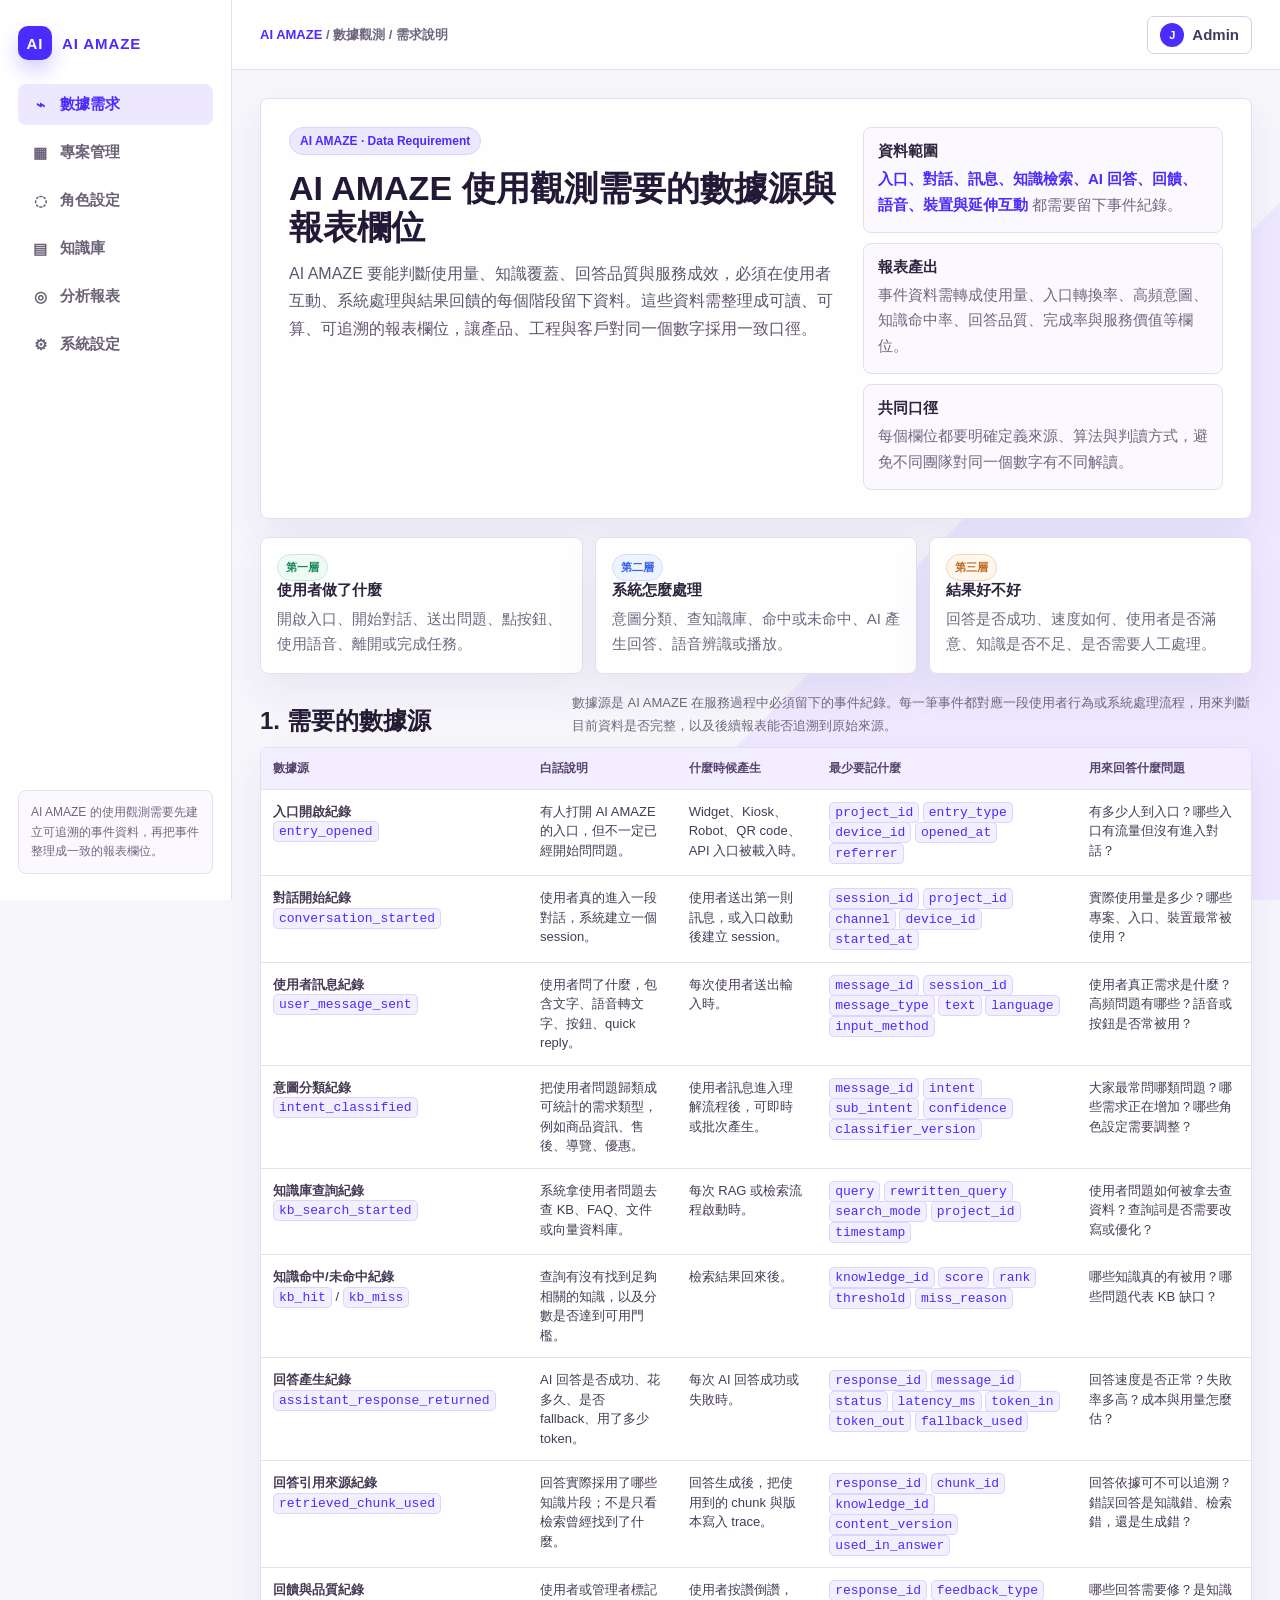
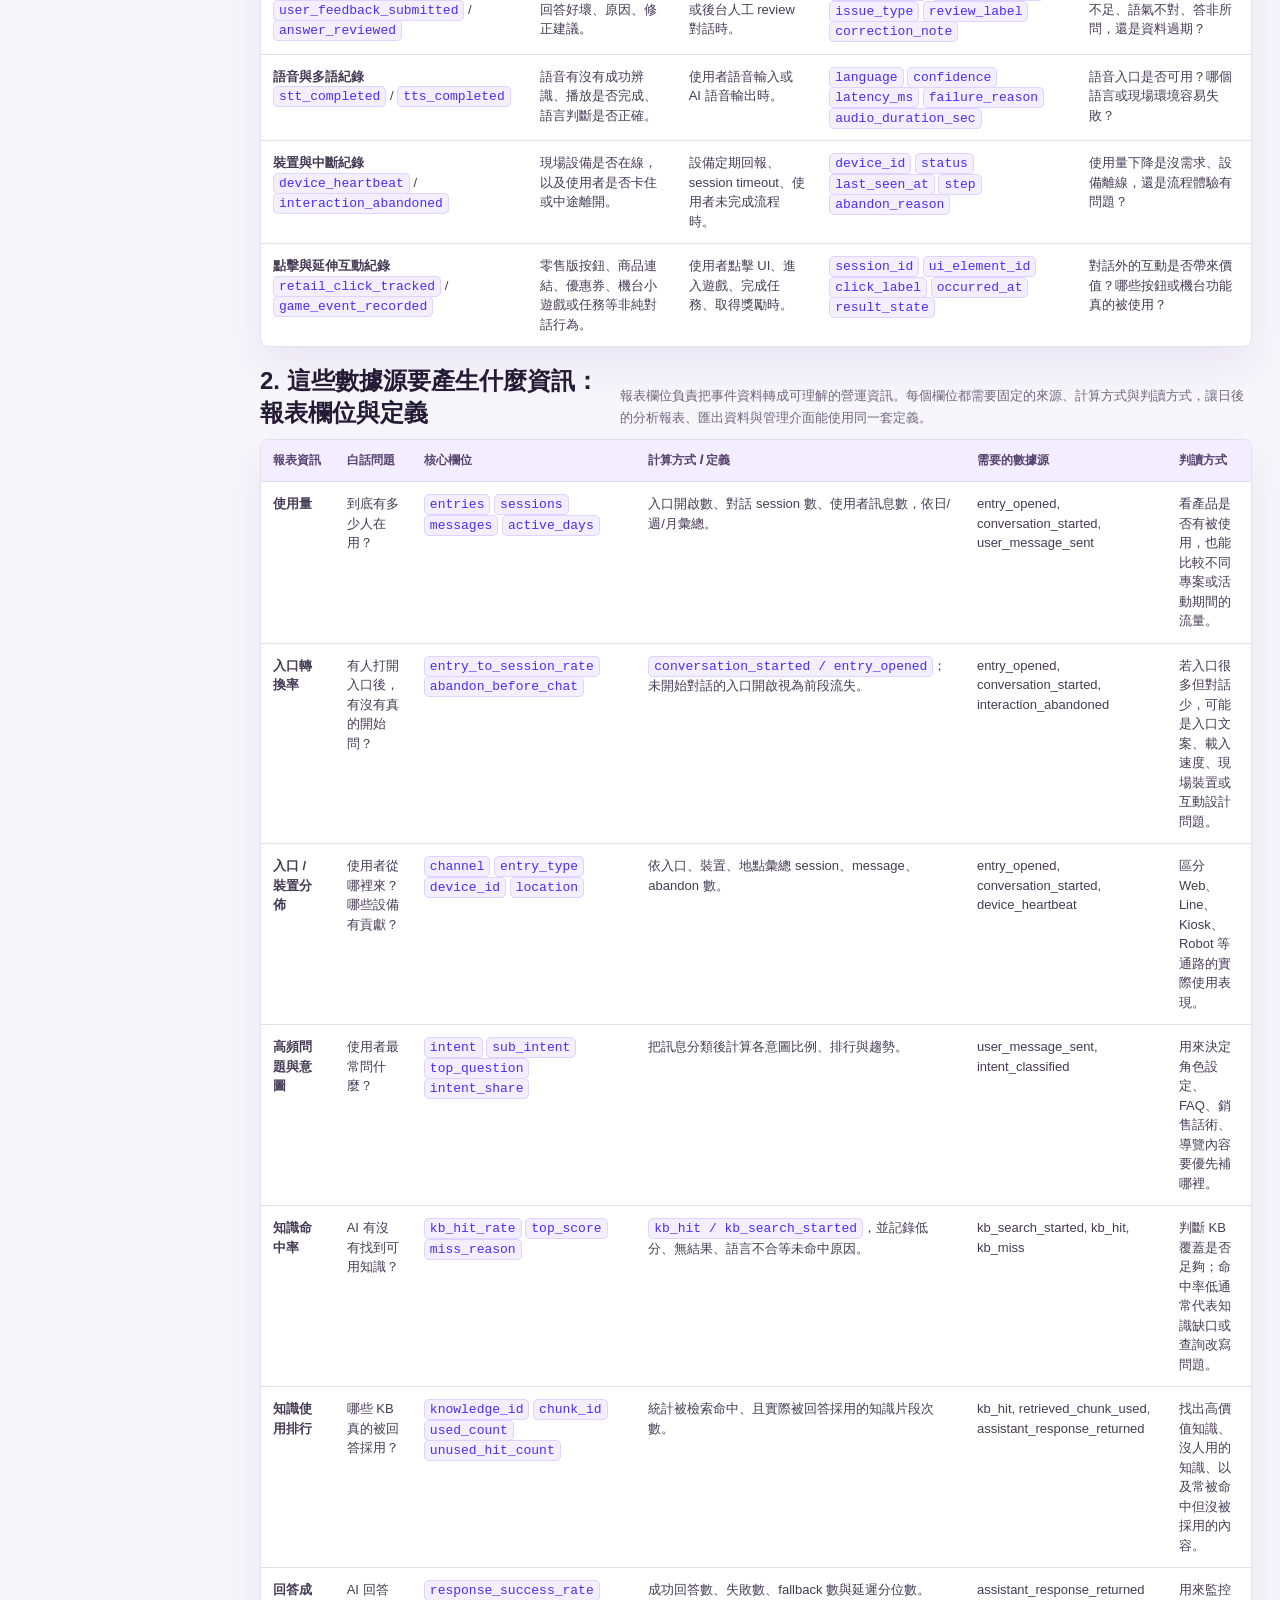
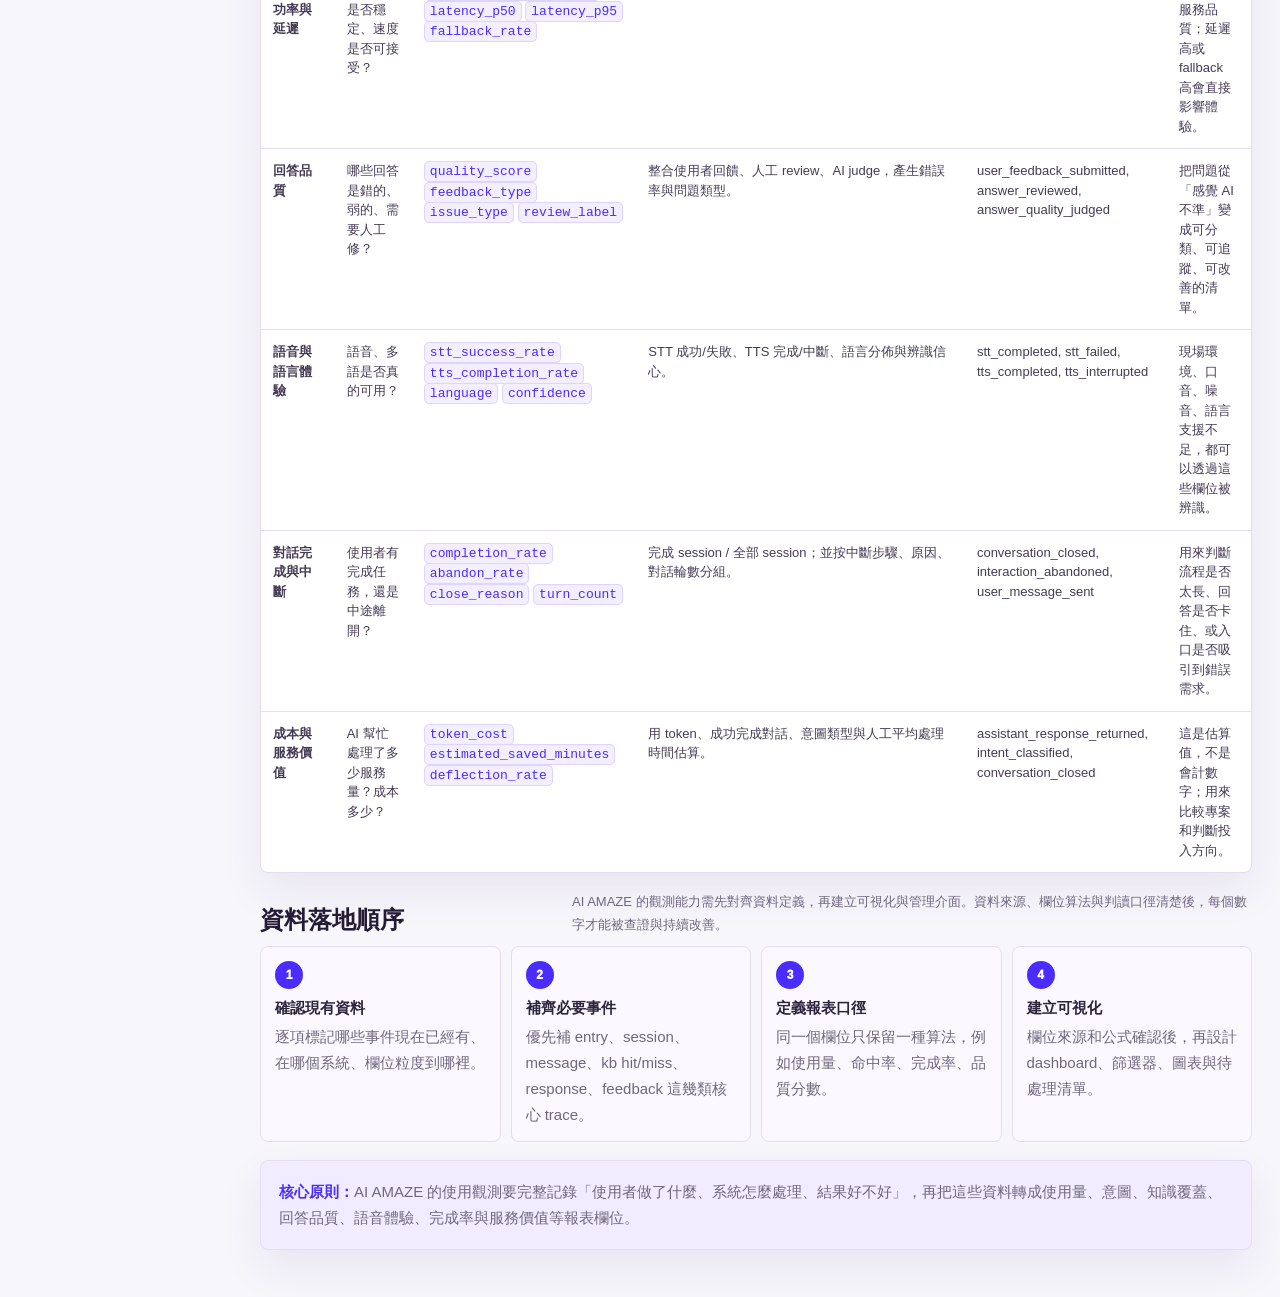
<file: docs/2026-06-09-ai-amaze-observability-console/index.html>
<!doctype html>
<html lang="zh-Hant">
<head>
<meta charset="utf-8">
<meta name="viewport" content="width=device-width,initial-scale=1">
<link rel="icon" href="data:image/svg+xml,%3Csvg xmlns='http://www.w3.org/2000/svg' viewBox='0 0 64 64'%3E%3Crect width='64' height='64' rx='14' fill='%234b2cff'/%3E%3Ctext x='32' y='39' font-size='24' text-anchor='middle' fill='white' font-family='Arial,sans-serif' font-weight='700'%3EAI%3C/text%3E%3C/svg%3E">
<title>AI AMAZE 數據源與報表欄位需求說明</title>
<style>
:root{
  --bg:#f7f6fb;
  --paper:#ffffff;
  --soft:#fbf9ff;
  --line:#e5deee;
  --line2:#d7cde6;
  --text:#272236;
  --muted:#70677f;
  --brand:#4b2cff;
  --green:#18875a;
  --orange:#bd6a24;
  --red:#c74256;
  --blue:#315eea;
  --shadow:0 18px 42px rgba(60,42,130,.08);
  --font:-apple-system,BlinkMacSystemFont,"Segoe UI","Noto Sans TC","Microsoft JhengHei",Arial,sans-serif;
}
*{box-sizing:border-box}
html{background:var(--bg)}
body{margin:0;color:var(--text);font-family:var(--font);font-size:15px;background:linear-gradient(135deg,#f7f6fb 0%,#f7f6fb 68%,#eee9ff 68%,#eee9ff 100%) fixed}
.shell{min-height:100vh;display:grid;grid-template-columns:232px minmax(0,1fr)}
.sidebar{position:sticky;top:0;height:100vh;background:#fff;border-right:1px solid var(--line);padding:26px 18px;display:flex;flex-direction:column;gap:24px}
.brand{display:flex;align-items:center;gap:10px;font-weight:900;color:var(--brand);letter-spacing:.06em}
.mark{width:34px;height:34px;border-radius:10px;background:var(--brand);color:#fff;display:grid;place-items:center;box-shadow:0 10px 20px rgba(75,44,255,.23)}
.nav{display:grid;gap:7px}
.nav a{display:flex;align-items:center;gap:10px;padding:11px 12px;border-radius:8px;text-decoration:none;color:#6b6278;font-weight:800}
.nav a.active{background:#eee8ff;color:var(--brand)}
.nav span{width:20px;text-align:center}
.sideNote{margin-top:auto;border:1px solid var(--line);background:#fbf9ff;border-radius:8px;padding:12px;color:var(--muted);font-size:12px;line-height:1.6}
.main{min-width:0}
.topbar{height:70px;display:flex;align-items:center;justify-content:space-between;gap:18px;padding:0 28px;background:rgba(255,255,255,.88);backdrop-filter:blur(14px);border-bottom:1px solid var(--line);position:sticky;top:0;z-index:20}
.crumb{font-size:13px;color:var(--muted);font-weight:800}
.crumb b{color:var(--brand)}
.topTools{display:flex;gap:10px;align-items:center}
.chip{height:38px;border:1px solid var(--line2);border-radius:7px;background:#fff;display:flex;align-items:center;gap:8px;padding:0 12px;font-weight:900;color:#453a58}
.avatar{width:24px;height:24px;border-radius:50%;background:var(--brand);color:#fff;display:grid;place-items:center;font-size:11px}
.wrap{max-width:1320px;margin:0 auto;padding:28px 28px 66px}
.hero,.panel,.card,.callout{background:rgba(255,255,255,.95);border:1px solid var(--line);border-radius:8px;box-shadow:var(--shadow)}
.hero{padding:28px;display:grid;grid-template-columns:minmax(0,1.08fr) 360px;gap:24px;align-items:stretch}
.eyebrow{display:inline-flex;padding:6px 10px;border-radius:999px;background:#eee8ff;color:var(--brand);border:1px solid #dcd2ff;font-size:12px;font-weight:900}
h1{font-size:34px;line-height:1.16;margin:14px 0 12px;color:#221936;letter-spacing:0}
h2{font-size:24px;margin:0;color:#241b35}
h3{font-size:17px;margin:0 0 8px;color:#241b35}
p{margin:0;color:var(--muted);line-height:1.72}
.lead{font-size:16px;max-width:850px;color:#5f556e}
.scope{display:grid;gap:10px}
.scopeBox{border:1px solid var(--line);background:#fbf9ff;border-radius:8px;padding:14px}
.scopeBox b{display:block;color:#2d243d;margin-bottom:5px}
.scopeBox strong{color:var(--brand)}
.section{margin-top:18px}
.sectionTop{display:flex;align-items:end;justify-content:space-between;gap:18px;margin:0 0 10px}
.sectionTop p{max-width:680px;font-size:13px}
.grid{display:grid;gap:12px}
.grid.cols3{grid-template-columns:repeat(3,1fr)}
.card{padding:16px}
.card b{display:block;margin-bottom:6px;color:#2d243d}
.tag{display:inline-flex;align-items:center;border:1px solid #dbd2ee;background:#fbf9ff;color:#5948a9;border-radius:999px;padding:5px 8px;font-size:11px;font-weight:900;white-space:nowrap}
.tag.green{color:var(--green);background:#effaf5;border-color:#caeadb}
.tag.orange{color:var(--orange);background:#fff7ed;border-color:#f1d4b9}
.tag.red{color:var(--red);background:#fff0f3;border-color:#f3c9d1}
.tag.blue{color:var(--blue);background:#eef4ff;border-color:#cfdcff}
.tableWrap{overflow:auto;background:#fff;border:1px solid var(--line);border-radius:8px;box-shadow:var(--shadow)}
table{width:100%;border-collapse:separate;border-spacing:0;min-width:980px}
th,td{border-bottom:1px solid var(--line);padding:12px;text-align:left;vertical-align:top}
th{background:#f2edff;color:#56446f;font-size:12px;font-weight:950;white-space:nowrap}
td{color:#463b55;font-size:13px;line-height:1.5}
tbody tr:last-child td{border-bottom:0}
code{font-family:ui-monospace,SFMono-Regular,Menlo,Consolas,monospace;color:#4b2cff;background:#f3efff;border:1px solid #ddd4ff;border-radius:5px;padding:2px 5px;white-space:nowrap}
.plainList{display:grid;gap:10px;margin-top:10px}
.plainItem{display:grid;grid-template-columns:180px minmax(0,1fr);gap:12px;border-top:1px solid var(--line);padding-top:10px}
.plainItem:first-child{border-top:0;padding-top:0}
.plainItem b{color:#2d243d}
.flow{display:grid;grid-template-columns:repeat(4,1fr);gap:10px}
.step{border:1px solid var(--line);background:#fbf9ff;border-radius:8px;padding:14px;min-height:130px}
.step .num{width:28px;height:28px;border-radius:50%;background:var(--brand);color:#fff;display:grid;place-items:center;font-size:12px;font-weight:950;margin-bottom:10px}
.step b{display:block;color:#2d243d;margin-bottom:6px}
.callout{margin-top:18px;padding:18px;background:#f1ecff}
.callout b{color:var(--brand)}
@media(max-width:1100px){
  .shell{grid-template-columns:1fr}
  .sidebar{display:none}
  .hero{grid-template-columns:1fr}
  .grid.cols3,.flow{grid-template-columns:1fr 1fr}
  .topbar{position:static}
}
@media(max-width:720px){
  .wrap{padding:16px}
  .topbar{padding:0 16px}
  .grid.cols3,.flow{grid-template-columns:1fr}
  .sectionTop{display:block}
  .plainItem{grid-template-columns:1fr}
  h1{font-size:28px}
}
</style>
</head>
<body>
<div class="shell">
  <aside class="sidebar">
    <div class="brand"><span class="mark">AI</span><span>AI AMAZE</span></div>
    <nav class="nav">
      <a class="active"><span>⌁</span>數據需求</a>
      <a><span>▦</span>專案管理</a>
      <a><span>◌</span>角色設定</a>
      <a><span>▤</span>知識庫</a>
      <a><span>◎</span>分析報表</a>
      <a><span>⚙</span>系統設定</a>
    </nav>
    <div class="sideNote">AI AMAZE 的使用觀測需要先建立可追溯的事件資料，再把事件整理成一致的報表欄位。</div>
  </aside>

  <main class="main">
    <header class="topbar">
      <div class="crumb"><b>AI AMAZE</b> / 數據觀測 / 需求說明</div>
      <div class="topTools"><div class="chip"><span class="avatar">J</span>Admin</div></div>
    </header>

    <div class="wrap">
      <section class="hero">
        <div>
          <span class="eyebrow">AI AMAZE · Data Requirement</span>
          <h1>AI AMAZE 使用觀測需要的數據源與報表欄位</h1>
          <p class="lead">AI AMAZE 要能判斷使用量、知識覆蓋、回答品質與服務成效，必須在使用者互動、系統處理與結果回饋的每個階段留下資料。這些資料需整理成可讀、可算、可追溯的報表欄位，讓產品、工程與客戶對同一個數字採用一致口徑。</p>
        </div>
        <div class="scope">
          <div class="scopeBox"><b>資料範圍</b><p><strong>入口、對話、訊息、知識檢索、AI 回答、回饋、語音、裝置與延伸互動</strong> 都需要留下事件紀錄。</p></div>
          <div class="scopeBox"><b>報表產出</b><p>事件資料需轉成使用量、入口轉換率、高頻意圖、知識命中率、回答品質、完成率與服務價值等欄位。</p></div>
          <div class="scopeBox"><b>共同口徑</b><p>每個欄位都要明確定義來源、算法與判讀方式，避免不同團隊對同一個數字有不同解讀。</p></div>
        </div>
      </section>

      <section class="section">
        <div class="grid cols3">
          <div class="card"><span class="tag green">第一層</span><b>使用者做了什麼</b><p>開啟入口、開始對話、送出問題、點按鈕、使用語音、離開或完成任務。</p></div>
          <div class="card"><span class="tag blue">第二層</span><b>系統怎麼處理</b><p>意圖分類、查知識庫、命中或未命中、AI 產生回答、語音辨識或播放。</p></div>
          <div class="card"><span class="tag orange">第三層</span><b>結果好不好</b><p>回答是否成功、速度如何、使用者是否滿意、知識是否不足、是否需要人工處理。</p></div>
        </div>
      </section>

      <section class="section">
        <div class="sectionTop">
          <h2>1. 需要的數據源</h2>
          <p>數據源是 AI AMAZE 在服務過程中必須留下的事件紀錄。每一筆事件都對應一段使用者行為或系統處理流程，用來判斷目前資料是否完整，以及後續報表能否追溯到原始來源。</p>
        </div>
        <div class="tableWrap">
          <table>
            <thead>
              <tr>
                <th>數據源</th>
                <th>白話說明</th>
                <th>什麼時候產生</th>
                <th>最少要記什麼</th>
                <th>用來回答什麼問題</th>
              </tr>
            </thead>
            <tbody>
              <tr>
                <td><b>入口開啟紀錄</b><br><code>entry_opened</code></td>
                <td>有人打開 AI AMAZE 的入口，但不一定已經開始問問題。</td>
                <td>Widget、Kiosk、Robot、QR code、API 入口被載入時。</td>
                <td><code>project_id</code> <code>entry_type</code> <code>device_id</code> <code>opened_at</code> <code>referrer</code></td>
                <td>有多少人到入口？哪些入口有流量但沒有進入對話？</td>
              </tr>
              <tr>
                <td><b>對話開始紀錄</b><br><code>conversation_started</code></td>
                <td>使用者真的進入一段對話，系統建立一個 session。</td>
                <td>使用者送出第一則訊息，或入口啟動後建立 session。</td>
                <td><code>session_id</code> <code>project_id</code> <code>channel</code> <code>device_id</code> <code>started_at</code></td>
                <td>實際使用量是多少？哪些專案、入口、裝置最常被使用？</td>
              </tr>
              <tr>
                <td><b>使用者訊息紀錄</b><br><code>user_message_sent</code></td>
                <td>使用者問了什麼，包含文字、語音轉文字、按鈕、quick reply。</td>
                <td>每次使用者送出輸入時。</td>
                <td><code>message_id</code> <code>session_id</code> <code>message_type</code> <code>text</code> <code>language</code> <code>input_method</code></td>
                <td>使用者真正需求是什麼？高頻問題有哪些？語音或按鈕是否常被用？</td>
              </tr>
              <tr>
                <td><b>意圖分類紀錄</b><br><code>intent_classified</code></td>
                <td>把使用者問題歸類成可統計的需求類型，例如商品資訊、售後、導覽、優惠。</td>
                <td>使用者訊息進入理解流程後，可即時或批次產生。</td>
                <td><code>message_id</code> <code>intent</code> <code>sub_intent</code> <code>confidence</code> <code>classifier_version</code></td>
                <td>大家最常問哪類問題？哪些需求正在增加？哪些角色設定需要調整？</td>
              </tr>
              <tr>
                <td><b>知識庫查詢紀錄</b><br><code>kb_search_started</code></td>
                <td>系統拿使用者問題去查 KB、FAQ、文件或向量資料庫。</td>
                <td>每次 RAG 或檢索流程啟動時。</td>
                <td><code>query</code> <code>rewritten_query</code> <code>search_mode</code> <code>project_id</code> <code>timestamp</code></td>
                <td>使用者問題如何被拿去查資料？查詢詞是否需要改寫或優化？</td>
              </tr>
              <tr>
                <td><b>知識命中/未命中紀錄</b><br><code>kb_hit</code> / <code>kb_miss</code></td>
                <td>查詢有沒有找到足夠相關的知識，以及分數是否達到可用門檻。</td>
                <td>檢索結果回來後。</td>
                <td><code>knowledge_id</code> <code>score</code> <code>rank</code> <code>threshold</code> <code>miss_reason</code></td>
                <td>哪些知識真的有被用？哪些問題代表 KB 缺口？</td>
              </tr>
              <tr>
                <td><b>回答產生紀錄</b><br><code>assistant_response_returned</code></td>
                <td>AI 回答是否成功、花多久、是否 fallback、用了多少 token。</td>
                <td>每次 AI 回答成功或失敗時。</td>
                <td><code>response_id</code> <code>message_id</code> <code>status</code> <code>latency_ms</code> <code>token_in</code> <code>token_out</code> <code>fallback_used</code></td>
                <td>回答速度是否正常？失敗率多高？成本與用量怎麼估？</td>
              </tr>
              <tr>
                <td><b>回答引用來源紀錄</b><br><code>retrieved_chunk_used</code></td>
                <td>回答實際採用了哪些知識片段；不是只看檢索曾經找到了什麼。</td>
                <td>回答生成後，把使用到的 chunk 與版本寫入 trace。</td>
                <td><code>response_id</code> <code>chunk_id</code> <code>knowledge_id</code> <code>content_version</code> <code>used_in_answer</code></td>
                <td>回答依據可不可以追溯？錯誤回答是知識錯、檢索錯，還是生成錯？</td>
              </tr>
              <tr>
                <td><b>回饋與品質紀錄</b><br><code>user_feedback_submitted</code> / <code>answer_reviewed</code></td>
                <td>使用者或管理者標記回答好壞、原因、修正建議。</td>
                <td>使用者按讚倒讚，或後台人工 review 對話時。</td>
                <td><code>response_id</code> <code>feedback_type</code> <code>issue_type</code> <code>review_label</code> <code>correction_note</code></td>
                <td>哪些回答需要修？是知識不足、語氣不對、答非所問，還是資料過期？</td>
              </tr>
              <tr>
                <td><b>語音與多語紀錄</b><br><code>stt_completed</code> / <code>tts_completed</code></td>
                <td>語音有沒有成功辨識、播放是否完成、語言判斷是否正確。</td>
                <td>使用者語音輸入或 AI 語音輸出時。</td>
                <td><code>language</code> <code>confidence</code> <code>latency_ms</code> <code>failure_reason</code> <code>audio_duration_sec</code></td>
                <td>語音入口是否可用？哪個語言或現場環境容易失敗？</td>
              </tr>
              <tr>
                <td><b>裝置與中斷紀錄</b><br><code>device_heartbeat</code> / <code>interaction_abandoned</code></td>
                <td>現場設備是否在線，以及使用者是否卡住或中途離開。</td>
                <td>設備定期回報、session timeout、使用者未完成流程時。</td>
                <td><code>device_id</code> <code>status</code> <code>last_seen_at</code> <code>step</code> <code>abandon_reason</code></td>
                <td>使用量下降是沒需求、設備離線，還是流程體驗有問題？</td>
              </tr>
              <tr>
                <td><b>點擊與延伸互動紀錄</b><br><code>retail_click_tracked</code> / <code>game_event_recorded</code></td>
                <td>零售版按鈕、商品連結、優惠券、機台小遊戲或任務等非純對話行為。</td>
                <td>使用者點擊 UI、進入遊戲、完成任務、取得獎勵時。</td>
                <td><code>session_id</code> <code>ui_element_id</code> <code>click_label</code> <code>occurred_at</code> <code>result_state</code></td>
                <td>對話外的互動是否帶來價值？哪些按鈕或機台功能真的被使用？</td>
              </tr>
            </tbody>
          </table>
        </div>
      </section>

      <section class="section">
        <div class="sectionTop">
          <h2>2. 這些數據源要產生什麼資訊：報表欄位與定義</h2>
          <p>報表欄位負責把事件資料轉成可理解的營運資訊。每個欄位都需要固定的來源、計算方式與判讀方式，讓日後的分析報表、匯出資料與管理介面能使用同一套定義。</p>
        </div>
        <div class="tableWrap">
          <table>
            <thead>
              <tr>
                <th>報表資訊</th>
                <th>白話問題</th>
                <th>核心欄位</th>
                <th>計算方式 / 定義</th>
                <th>需要的數據源</th>
                <th>判讀方式</th>
              </tr>
            </thead>
            <tbody>
              <tr>
                <td><b>使用量</b></td>
                <td>到底有多少人在用？</td>
                <td><code>entries</code> <code>sessions</code> <code>messages</code> <code>active_days</code></td>
                <td>入口開啟數、對話 session 數、使用者訊息數，依日/週/月彙總。</td>
                <td>entry_opened, conversation_started, user_message_sent</td>
                <td>看產品是否有被使用，也能比較不同專案或活動期間的流量。</td>
              </tr>
              <tr>
                <td><b>入口轉換率</b></td>
                <td>有人打開入口後，有沒有真的開始問？</td>
                <td><code>entry_to_session_rate</code> <code>abandon_before_chat</code></td>
                <td><code>conversation_started / entry_opened</code>；未開始對話的入口開啟視為前段流失。</td>
                <td>entry_opened, conversation_started, interaction_abandoned</td>
                <td>若入口很多但對話少，可能是入口文案、載入速度、現場裝置或互動設計問題。</td>
              </tr>
              <tr>
                <td><b>入口 / 裝置分佈</b></td>
                <td>使用者從哪裡來？哪些設備有貢獻？</td>
                <td><code>channel</code> <code>entry_type</code> <code>device_id</code> <code>location</code></td>
                <td>依入口、裝置、地點彙總 session、message、abandon 數。</td>
                <td>entry_opened, conversation_started, device_heartbeat</td>
                <td>區分 Web、Line、Kiosk、Robot 等通路的實際使用表現。</td>
              </tr>
              <tr>
                <td><b>高頻問題與意圖</b></td>
                <td>使用者最常問什麼？</td>
                <td><code>intent</code> <code>sub_intent</code> <code>top_question</code> <code>intent_share</code></td>
                <td>把訊息分類後計算各意圖比例、排行與趨勢。</td>
                <td>user_message_sent, intent_classified</td>
                <td>用來決定角色設定、FAQ、銷售話術、導覽內容要優先補哪裡。</td>
              </tr>
              <tr>
                <td><b>知識命中率</b></td>
                <td>AI 有沒有找到可用知識？</td>
                <td><code>kb_hit_rate</code> <code>top_score</code> <code>miss_reason</code></td>
                <td><code>kb_hit / kb_search_started</code>，並記錄低分、無結果、語言不合等未命中原因。</td>
                <td>kb_search_started, kb_hit, kb_miss</td>
                <td>判斷 KB 覆蓋是否足夠；命中率低通常代表知識缺口或查詢改寫問題。</td>
              </tr>
              <tr>
                <td><b>知識使用排行</b></td>
                <td>哪些 KB 真的被回答採用？</td>
                <td><code>knowledge_id</code> <code>chunk_id</code> <code>used_count</code> <code>unused_hit_count</code></td>
                <td>統計被檢索命中、且實際被回答採用的知識片段次數。</td>
                <td>kb_hit, retrieved_chunk_used, assistant_response_returned</td>
                <td>找出高價值知識、沒人用的知識、以及常被命中但沒被採用的內容。</td>
              </tr>
              <tr>
                <td><b>回答成功率與延遲</b></td>
                <td>AI 回答是否穩定、速度是否可接受？</td>
                <td><code>response_success_rate</code> <code>latency_p50</code> <code>latency_p95</code> <code>fallback_rate</code></td>
                <td>成功回答數、失敗數、fallback 數與延遲分位數。</td>
                <td>assistant_response_returned</td>
                <td>用來監控服務品質；延遲高或 fallback 高會直接影響體驗。</td>
              </tr>
              <tr>
                <td><b>回答品質</b></td>
                <td>哪些回答是錯的、弱的、需要人工修？</td>
                <td><code>quality_score</code> <code>feedback_type</code> <code>issue_type</code> <code>review_label</code></td>
                <td>整合使用者回饋、人工 review、AI judge，產生錯誤率與問題類型。</td>
                <td>user_feedback_submitted, answer_reviewed, answer_quality_judged</td>
                <td>把問題從「感覺 AI 不準」變成可分類、可追蹤、可改善的清單。</td>
              </tr>
              <tr>
                <td><b>語音與語言體驗</b></td>
                <td>語音、多語是否真的可用？</td>
                <td><code>stt_success_rate</code> <code>tts_completion_rate</code> <code>language</code> <code>confidence</code></td>
                <td>STT 成功/失敗、TTS 完成/中斷、語言分佈與辨識信心。</td>
                <td>stt_completed, stt_failed, tts_completed, tts_interrupted</td>
                <td>現場環境、口音、噪音、語言支援不足，都可以透過這些欄位被辨識。</td>
              </tr>
              <tr>
                <td><b>對話完成與中斷</b></td>
                <td>使用者有完成任務，還是中途離開？</td>
                <td><code>completion_rate</code> <code>abandon_rate</code> <code>close_reason</code> <code>turn_count</code></td>
                <td>完成 session / 全部 session；並按中斷步驟、原因、對話輪數分組。</td>
                <td>conversation_closed, interaction_abandoned, user_message_sent</td>
                <td>用來判斷流程是否太長、回答是否卡住、或入口是否吸引到錯誤需求。</td>
              </tr>
              <tr>
                <td><b>成本與服務價值</b></td>
                <td>AI 幫忙處理了多少服務量？成本多少？</td>
                <td><code>token_cost</code> <code>estimated_saved_minutes</code> <code>deflection_rate</code></td>
                <td>用 token、成功完成對話、意圖類型與人工平均處理時間估算。</td>
                <td>assistant_response_returned, intent_classified, conversation_closed</td>
                <td>這是估算值，不是會計數字；用來比較專案和判斷投入方向。</td>
              </tr>
            </tbody>
          </table>
        </div>
      </section>

      <section class="section">
        <div class="sectionTop">
          <h2>資料落地順序</h2>
          <p>AI AMAZE 的觀測能力需先對齊資料定義，再建立可視化與管理介面。資料來源、欄位算法與判讀口徑清楚後，每個數字才能被查證與持續改善。</p>
        </div>
        <div class="flow">
          <div class="step"><span class="num">1</span><b>確認現有資料</b><p>逐項標記哪些事件現在已經有、在哪個系統、欄位粒度到哪裡。</p></div>
          <div class="step"><span class="num">2</span><b>補齊必要事件</b><p>優先補 entry、session、message、kb hit/miss、response、feedback 這幾類核心 trace。</p></div>
          <div class="step"><span class="num">3</span><b>定義報表口徑</b><p>同一個欄位只保留一種算法，例如使用量、命中率、完成率、品質分數。</p></div>
          <div class="step"><span class="num">4</span><b>建立可視化</b><p>欄位來源和公式確認後，再設計 dashboard、篩選器、圖表與待處理清單。</p></div>
        </div>
      </section>

      <section class="callout">
        <p><b>核心原則：</b>AI AMAZE 的使用觀測要完整記錄「使用者做了什麼、系統怎麼處理、結果好不好」，再把這些資料轉成使用量、意圖、知識覆蓋、回答品質、語音體驗、完成率與服務價值等報表欄位。</p>
      </section>
    </div>
  </main>
</div>
</body>
</html>
</file>
<file: docs/assets/shared.css>
:root {
  color-scheme: light;
  --bg: #f6f7f9;
  --surface: #ffffff;
  --surface-muted: #eef2f5;
  --text: #1c2430;
  --muted: #5d6877;
  --line: #d9e0e8;
  --accent: #116f79;
  --accent-strong: #0b5058;
  --warn: #996515;
  --radius: 8px;
  font-family: Inter, ui-sans-serif, system-ui, -apple-system, BlinkMacSystemFont, "Segoe UI", sans-serif;
}

* {
  box-sizing: border-box;
}

html {
  background: var(--bg);
}

body {
  margin: 0;
  color: var(--text);
  background: var(--bg);
  line-height: 1.5;
}

a {
  color: var(--accent-strong);
  text-decoration-thickness: 0.08em;
  text-underline-offset: 0.18em;
}

a:hover,
a:focus {
  color: var(--accent);
}

.shell {
  width: min(1080px, calc(100% - 32px));
  margin: 0 auto;
}

.site-header {
  border-bottom: 1px solid var(--line);
  background: var(--surface);
}

.site-header .shell {
  display: flex;
  align-items: center;
  justify-content: space-between;
  min-height: 68px;
  gap: 20px;
}

.brand {
  display: inline-flex;
  align-items: center;
  gap: 12px;
  color: var(--text);
  text-decoration: none;
  font-weight: 700;
}

.brand-mark {
  display: grid;
  width: 32px;
  height: 32px;
  place-items: center;
  border-radius: 7px;
  color: #ffffff;
  background: var(--accent-strong);
  font-size: 15px;
  letter-spacing: 0;
}

.site-main {
  padding: 44px 0 64px;
}

.page-title {
  margin: 0;
  font-size: clamp(2rem, 4vw, 3.4rem);
  line-height: 1.08;
  letter-spacing: 0;
}

.lede {
  max-width: 720px;
  margin: 16px 0 0;
  color: var(--muted);
  font-size: 1.05rem;
}

.toolbar {
  display: flex;
  align-items: center;
  justify-content: space-between;
  gap: 16px;
  margin-top: 36px;
  padding: 14px 0;
  border-top: 1px solid var(--line);
  border-bottom: 1px solid var(--line);
}

.count {
  color: var(--muted);
  font-size: 0.95rem;
}

.preview-grid {
  display: grid;
  grid-template-columns: repeat(auto-fit, minmax(260px, 1fr));
  gap: 18px;
  margin: 24px 0 0;
  padding: 0;
  list-style: none;
}

.preview-card {
  min-height: 210px;
  border: 1px solid var(--line);
  border-radius: var(--radius);
  background: var(--surface);
  overflow: hidden;
}

.preview-card a {
  display: grid;
  min-height: 210px;
  grid-template-rows: 96px 1fr;
  color: inherit;
  text-decoration: none;
}

.preview-card a:hover,
.preview-card a:focus {
  outline: 2px solid var(--accent);
  outline-offset: 3px;
}

.preview-thumb {
  display: grid;
  place-items: center;
  border-bottom: 1px solid var(--line);
  background: var(--surface-muted);
}

.preview-thumb svg {
  width: min(180px, 70%);
  height: auto;
}

.preview-body {
  padding: 18px;
}

.preview-body h2 {
  margin: 0;
  font-size: 1.08rem;
  line-height: 1.3;
  letter-spacing: 0;
}

.preview-meta {
  display: flex;
  flex-wrap: wrap;
  gap: 8px;
  margin-top: 12px;
  color: var(--muted);
  font-size: 0.9rem;
}

.pill {
  display: inline-flex;
  align-items: center;
  min-height: 26px;
  padding: 2px 9px;
  border: 1px solid var(--line);
  border-radius: 999px;
  background: #ffffff;
  color: var(--muted);
}

.site-footer {
  padding: 28px 0;
  border-top: 1px solid var(--line);
  color: var(--muted);
  background: var(--surface);
  font-size: 0.92rem;
}

@media (max-width: 640px) {
  .site-header .shell,
  .toolbar {
    align-items: flex-start;
    flex-direction: column;
  }

  .site-main {
    padding-top: 32px;
  }
}
</file>
<file: docs/2026-05-13-expo-omo-system/assets/style.css>
.preview-page {
  min-height: 100vh;
}

.preview-hero {
  padding: 44px 0 28px;
  border-bottom: 1px solid var(--line);
  background: #ffffff;
}

.back-link {
  display: inline-flex;
  align-items: center;
  gap: 8px;
  margin-bottom: 24px;
  color: var(--muted);
  font-size: 0.95rem;
}

.diagram {
  display: grid;
  grid-template-columns: repeat(3, minmax(0, 1fr));
  gap: 16px;
  margin-top: 34px;
}

.node {
  min-height: 138px;
  padding: 18px;
  border: 1px solid var(--line);
  border-radius: var(--radius);
  background: #ffffff;
}

.node strong {
  display: block;
  font-size: 1.02rem;
}

.node span {
  display: block;
  margin-top: 8px;
  color: var(--muted);
  font-size: 0.95rem;
}

.node.primary {
  border-color: #8bc4ca;
  background: #effafa;
}

.node.warn {
  border-color: #d9c188;
  background: #fff8e8;
}

.flow-band {
  margin-top: 18px;
  padding: 18px;
  border: 1px solid var(--line);
  border-radius: var(--radius);
  background: var(--surface-muted);
}

.flow-band ol {
  display: grid;
  grid-template-columns: repeat(4, minmax(0, 1fr));
  gap: 12px;
  margin: 0;
  padding: 0;
  list-style: none;
}

.flow-band li {
  min-height: 76px;
  padding: 14px;
  border-radius: 7px;
  background: #ffffff;
  color: var(--text);
  font-weight: 650;
}

@media (max-width: 760px) {
  .diagram,
  .flow-band ol {
    grid-template-columns: 1fr;
  }
}
</file>
<file: docs/2026-05-19-b2b-opportunity-platform/assets/style.css>
:root {
  color-scheme: light;
  --bg: #f4f6f8;
  --surface: #ffffff;
  --surface-soft: #fafafa;
  --line: #d9e1ec;
  --line-soft: #edf1f6;
  --text: #1f2937;
  --muted: #64748b;
  --blue: #1677ff;
  --blue-dark: #0958d9;
  --green: #059669;
  --purple: #7c3aed;
  --orange: #d97706;
  --rose: #e11d48;
  --shadow: 0 8px 24px rgba(15, 23, 42, 0.07);
  --radius: 8px;
  font-family: Inter, ui-sans-serif, system-ui, -apple-system, BlinkMacSystemFont, "Segoe UI", "Noto Sans TC", sans-serif;
}

* {
  box-sizing: border-box;
}

body {
  margin: 0;
  min-width: 320px;
  background: var(--bg);
  color: var(--text);
  line-height: 1.5;
}

button,
input,
select {
  font: inherit;
}

button {
  cursor: pointer;
}

button:disabled {
  cursor: not-allowed;
}

.app-shell {
  min-height: 100vh;
  padding-bottom: 48px;
}

.milestone-strip {
  display: flex;
  align-items: center;
  justify-content: space-between;
  gap: 18px;
  padding: 10px 32px;
  background: #1f2937;
  color: #ffffff;
  font-size: 12px;
}

.legend {
  display: flex;
  align-items: center;
  flex-wrap: wrap;
  gap: 18px;
}

.legend-item,
.legend-title {
  display: inline-flex;
  align-items: center;
  gap: 7px;
  white-space: nowrap;
}

.legend-dot {
  width: 10px;
  height: 10px;
  border-radius: 999px;
}

.dot-m1 { background: #60a5fa; }
.dot-m2 { background: #34d399; }
.dot-m3 { background: #a78bfa; }

.tab-zone {
  padding: 24px 32px 0;
  overflow-x: auto;
  scrollbar-width: none;
}

.tab-zone::-webkit-scrollbar,
.schedule-tabs::-webkit-scrollbar {
  display: none;
}

.tabs {
  display: flex;
  gap: 8px;
  min-width: max-content;
}

.tab-button {
  display: inline-flex;
  align-items: center;
  gap: 8px;
  min-height: 42px;
  padding: 8px 18px;
  border: 1px solid var(--line);
  border-bottom: 0;
  border-radius: 8px 8px 0 0;
  background: #ffffff;
  color: #475569;
  font-size: 14px;
  font-weight: 650;
  transition: background 160ms ease, color 160ms ease, border-color 160ms ease;
}

.tab-button:hover {
  background: #f8fafc;
  color: #0f172a;
}

.tab-button.is-active {
  border-color: var(--blue);
  background: var(--blue);
  color: #ffffff;
}

.page-bar {
  margin-bottom: 24px;
  border-block: 1px solid var(--line);
  background: #ffffff;
  box-shadow: 0 4px 16px rgba(15, 23, 42, 0.04);
}

.page-bar-inner,
.content {
  width: min(1600px, calc(100% - 64px));
  margin: 0 auto;
}

.page-bar-inner {
  display: flex;
  align-items: center;
  justify-content: space-between;
  gap: 20px;
  padding: 18px 0;
}

.page-title {
  margin: 0;
  font-size: 25px;
  line-height: 1.2;
  letter-spacing: 0;
}

.actions {
  display: flex;
  align-items: center;
  flex-wrap: wrap;
  gap: 10px;
}

.button,
.icon-button {
  display: inline-flex;
  align-items: center;
  justify-content: center;
  gap: 8px;
  min-height: 36px;
  border: 1px solid var(--line);
  border-radius: 6px;
  background: #ffffff;
  color: #475569;
  box-shadow: 0 1px 2px rgba(15, 23, 42, 0.04);
  font-size: 13px;
  font-weight: 650;
  transition: background 160ms ease, color 160ms ease, border-color 160ms ease, transform 160ms ease;
}

.button {
  padding: 7px 14px;
}

.icon-button {
  width: 36px;
  padding: 0;
}

.button:hover,
.icon-button:hover {
  background: #f8fafc;
  color: #0f172a;
}

.button.primary {
  border-color: var(--blue);
  background: var(--blue);
  color: #ffffff;
}

.button.primary:hover {
  background: var(--blue-dark);
}

.button.ai {
  border: 0;
  background: linear-gradient(90deg, #4f46e5, #7c3aed);
  color: #ffffff;
}

.button.ai:hover {
  transform: translateY(-1px);
  box-shadow: 0 8px 18px rgba(79, 70, 229, 0.22);
}

.button.ghost-blue {
  border-color: #91caff;
  color: var(--blue-dark);
}

.button.ghost-blue:hover {
  background: #e6f4ff;
}

.badge {
  display: inline-flex;
  align-items: center;
  min-height: 19px;
  padding: 1px 7px;
  border: 1px solid;
  border-radius: 6px;
  font-size: 10px;
  font-weight: 800;
  line-height: 1;
}

.badge.m1 {
  border-color: #bfdbfe;
  background: #dbeafe;
  color: #1d4ed8;
}

.badge.m2 {
  border-color: #a7f3d0;
  background: #d1fae5;
  color: #047857;
}

.badge.m3 {
  border-color: #ddd6fe;
  background: #ede9fe;
  color: #6d28d9;
}

.tab-button.is-active .badge {
  border-color: rgba(255, 255, 255, 0.35);
  background: rgba(255, 255, 255, 0.18);
  color: #ffffff;
}

.surface {
  position: relative;
  border: 1px solid var(--line);
  border-radius: var(--radius);
  background: var(--surface);
  box-shadow: var(--shadow);
  overflow: hidden;
}

.surface-header {
  display: flex;
  align-items: center;
  justify-content: space-between;
  gap: 16px;
  padding: 16px 20px;
  border-bottom: 1px solid var(--line-soft);
  background: var(--surface-soft);
}

.surface-title {
  display: flex;
  align-items: center;
  flex-wrap: wrap;
  gap: 8px;
  margin: 0;
  font-size: 16px;
  letter-spacing: 0;
}

.surface-body {
  padding: 22px;
}

.intro-hero {
  padding: 28px;
  border-bottom: 1px solid var(--line-soft);
  background:
    linear-gradient(120deg, rgba(22, 119, 255, 0.08), rgba(124, 58, 237, 0.06)),
    #ffffff;
}

.intro-hero h2 {
  display: flex;
  align-items: center;
  gap: 10px;
  margin: 0;
  font-size: 24px;
  letter-spacing: 0;
}

.intro-hero p {
  max-width: 860px;
  margin: 10px 0 0;
  color: var(--muted);
}

.intro-grid,
.stats-grid,
.dashboard-grid {
  display: grid;
  gap: 16px;
}

.intro-grid {
  grid-template-columns: repeat(2, minmax(0, 1fr));
  padding: 22px;
}

.intro-panel,
.stat-card {
  border: 1px solid var(--line);
  border-radius: var(--radius);
  background: #ffffff;
}

.intro-panel {
  padding: 18px;
}

.intro-panel h3 {
  display: flex;
  align-items: center;
  gap: 8px;
  margin: 0 0 14px;
  font-size: 17px;
}

.intro-panel.blue { border-color: #bfdbfe; background: #eff6ff; }
.intro-panel.rose { border-color: #fecdd3; background: #fff1f2; }
.intro-panel.green { border-color: #bbf7d0; background: #f0fdf4; }
.intro-panel.purple { border-color: #ddd6fe; background: #f5f3ff; }

.feature-list {
  display: grid;
  gap: 16px;
  margin: 0;
  padding: 0;
  list-style: none;
}

.feature-row {
  display: grid;
  gap: 6px;
}

.swap-row {
  display: grid;
  grid-template-columns: auto 22px minmax(0, 1fr);
  gap: 10px;
  align-items: start;
}

.removed {
  color: #94a3b8;
  text-decoration: line-through;
  white-space: nowrap;
}

.feature-title {
  display: flex;
  align-items: center;
  gap: 8px;
  font-weight: 800;
}

.feature-row p,
.swap-row p {
  margin: 0;
  color: #64748b;
  font-size: 13px;
}

.stats-grid {
  grid-template-columns: repeat(4, minmax(0, 1fr));
  margin-bottom: 20px;
}

.stat-card {
  display: grid;
  justify-items: center;
  gap: 6px;
  min-height: 150px;
  padding: 20px;
  text-align: center;
}

.stat-card.blue { background: #eff6ff; color: #1d4ed8; }
.stat-card.green { background: #ecfdf5; color: #047857; }
.stat-card.orange { background: #fff7ed; color: #c2410c; }
.stat-card.purple { background: #f5f3ff; color: #6d28d9; }

.stat-value {
  font-size: 32px;
  font-weight: 850;
  line-height: 1;
}

.stat-label {
  font-size: 14px;
  font-weight: 750;
}

.stat-subtitle {
  color: currentColor;
  font-size: 12px;
  opacity: 0.72;
}

.dashboard-grid {
  grid-template-columns: repeat(2, minmax(0, 1fr));
}

.chart {
  display: grid;
  grid-template-columns: repeat(7, minmax(26px, 1fr));
  align-items: end;
  gap: 10px;
  height: 230px;
  padding-top: 30px;
}

.bar-group {
  display: grid;
  align-items: end;
  gap: 8px;
  min-width: 0;
  height: 100%;
}

.bar {
  position: relative;
  border-radius: 5px 5px 0 0;
  background: #bfdbfe;
  transition: background 160ms ease;
}

.bar:hover {
  background: #60a5fa;
}

.bar span {
  position: absolute;
  top: -29px;
  left: 50%;
  transform: translateX(-50%);
  display: none;
  min-width: 80px;
  padding: 4px 7px;
  border-radius: 5px;
  background: #111827;
  color: #ffffff;
  font-size: 11px;
  text-align: center;
}

.bar:hover span {
  display: block;
}

.bar-date {
  color: #94a3b8;
  font-size: 12px;
  text-align: center;
}

.event-list {
  display: grid;
  gap: 18px;
}

.event {
  display: grid;
  grid-template-columns: 36px minmax(0, 1fr);
  gap: 12px;
}

.event-mark {
  display: grid;
  place-items: center;
  width: 36px;
  height: 36px;
  border-radius: 999px;
}

.event-mark.blue { background: #dbeafe; color: #1d4ed8; }
.event-mark.purple { background: #ede9fe; color: #6d28d9; }

.event p {
  margin: 0;
  font-size: 14px;
}

.event small {
  display: block;
  margin-top: 3px;
  color: var(--muted);
}

.filter-row {
  display: flex;
  align-items: end;
  flex-wrap: wrap;
  gap: 14px;
  padding: 18px;
  background: var(--surface-soft);
}

.field {
  display: grid;
  gap: 6px;
  min-width: 190px;
}

.field.grow {
  flex: 1 1 260px;
}

.field label {
  color: #475569;
  font-size: 13px;
  font-weight: 700;
}

.input-wrap {
  position: relative;
}

.input-wrap .icon {
  position: absolute;
  top: 50%;
  left: 11px;
  transform: translateY(-50%);
  color: #94a3b8;
}

input,
select,
textarea {
  width: 100%;
  min-height: 38px;
  border: 1px solid #cbd5e1;
  border-radius: 6px;
  background: #ffffff;
  color: var(--text);
  outline: none;
  font-size: 14px;
}

input,
textarea {
  padding: 8px 12px;
}

select {
  padding: 8px 34px 8px 12px;
}

textarea {
  min-height: 92px;
  resize: vertical;
}

.input-wrap input {
  padding-left: 36px;
}

input:focus,
select:focus,
textarea:focus {
  border-color: var(--blue);
  box-shadow: 0 0 0 3px rgba(22, 119, 255, 0.12);
}

.hint-line {
  color: var(--muted);
  font-size: 12px;
  font-weight: 500;
}

.table-wrap {
  overflow-x: auto;
}

table {
  width: 100%;
  min-width: 760px;
  border-collapse: collapse;
  text-align: left;
  font-size: 14px;
  white-space: nowrap;
}

thead {
  border-block: 1px solid var(--line);
  background: var(--surface-soft);
  color: #475569;
}

th,
td {
  padding: 13px 16px;
  vertical-align: middle;
}

tbody tr {
  border-bottom: 1px solid var(--line-soft);
}

tbody tr:hover {
  background: #f8fafc;
}

.muted {
  color: var(--muted);
}

.subline {
  display: block;
  margin-top: 2px;
  color: #94a3b8;
  font-size: 12px;
  font-weight: 500;
}

.score {
  color: #dc2626;
  font-weight: 850;
}

.status {
  display: inline-flex;
  align-items: center;
  min-height: 24px;
  padding: 3px 9px;
  border: 1px solid;
  border-radius: 6px;
  font-size: 12px;
  font-weight: 800;
}

.status.green {
  border-color: #a7f3d0;
  background: #ecfdf5;
  color: #047857;
}

.status.blue {
  border-color: #bfdbfe;
  background: #eff6ff;
  color: #1d4ed8;
}

.status.gray {
  border-color: #cbd5e1;
  background: #f8fafc;
  color: #64748b;
}

.company-layout {
  display: grid;
  grid-template-columns: 150px minmax(0, 1fr);
  gap: 22px;
}

.logo-box {
  display: grid;
  place-items: center;
  width: 132px;
  height: 132px;
  border: 2px dashed #cbd5e1;
  border-radius: 8px;
  background: #f8fafc;
  color: #94a3b8;
  text-align: center;
  font-size: 12px;
}

.detail-grid {
  border: 1px solid var(--line);
  border-radius: 8px;
  overflow: hidden;
  font-size: 14px;
}

.detail-row {
  display: grid;
  grid-template-columns: 170px minmax(0, 1fr) 170px minmax(0, 1fr);
  min-height: 48px;
  border-bottom: 1px solid var(--line);
}

.detail-row:last-child {
  border-bottom: 0;
}

.detail-row.wide {
  grid-template-columns: 170px minmax(0, 1fr);
}

.detail-label {
  display: flex;
  align-items: center;
  padding: 12px;
  border-right: 1px solid var(--line);
  background: var(--surface-soft);
  color: #64748b;
}

.detail-value {
  position: relative;
  min-width: 0;
  padding: 12px;
  border-right: 1px solid var(--line);
  color: #1f2937;
}

.detail-value:last-child {
  border-right: 0;
}

.detail-value.product {
  color: var(--blue-dark);
  font-weight: 750;
}

.tags {
  display: flex;
  flex-wrap: wrap;
  gap: 8px;
}

.tag {
  display: inline-flex;
  align-items: center;
  min-height: 24px;
  padding: 3px 9px;
  border: 1px solid #ddd6fe;
  border-radius: 6px;
  background: #f5f3ff;
  color: #6d28d9;
  font-size: 12px;
  font-weight: 750;
}

.ai-dot {
  position: absolute;
  top: 10px;
  right: 10px;
  width: 10px;
  height: 10px;
  border-radius: 999px;
  background: #8b5cf6;
  box-shadow: 0 0 0 6px rgba(139, 92, 246, 0.16);
}

.overlay {
  position: absolute;
  inset: 0;
  z-index: 3;
  display: grid;
  place-items: center;
  background: rgba(255, 255, 255, 0.72);
  backdrop-filter: blur(4px);
}

.overlay-pill {
  display: inline-flex;
  align-items: center;
  gap: 10px;
  padding: 11px 18px;
  border: 1px solid #ddd6fe;
  border-radius: 999px;
  background: #ffffff;
  color: #6d28d9;
  box-shadow: var(--shadow);
  font-weight: 800;
}

.spin {
  animation: spin 900ms linear infinite;
}

@keyframes spin {
  to { transform: rotate(360deg); }
}

.form-shell {
  width: min(900px, 100%);
  margin: 0 auto;
}

.form-grid {
  display: grid;
  gap: 18px;
}

.form-two {
  display: grid;
  grid-template-columns: repeat(2, minmax(0, 1fr));
  gap: 16px;
}

.required {
  color: #dc2626;
}

.notice {
  border: 1px solid var(--line);
  border-radius: 8px;
  padding: 14px;
  background: #ffffff;
  color: #475569;
  font-size: 13px;
}

.notice-title {
  display: flex;
  align-items: center;
  gap: 8px;
  margin-bottom: 8px;
  color: #334155;
  font-weight: 850;
}

.notice ul {
  margin: 0;
  padding-left: 20px;
}

.upload-zone {
  display: grid;
  place-items: center;
  min-height: 150px;
  border: 2px dashed #cbd5e1;
  border-radius: 8px;
  background: #f8fafc;
  color: #64748b;
  text-align: center;
}

.form-actions {
  display: flex;
  justify-content: flex-end;
  gap: 10px;
  margin-top: 24px;
  padding-top: 18px;
  border-top: 1px solid var(--line-soft);
}

.schedule-tabs {
  display: flex;
  gap: 24px;
  overflow-x: auto;
  scrollbar-width: none;
}

.schedule-tab {
  min-height: 37px;
  border: 0;
  border-bottom: 2px solid transparent;
  background: transparent;
  color: #64748b;
  font-weight: 750;
  white-space: nowrap;
}

.schedule-tab.is-active {
  border-color: var(--blue);
  color: var(--blue);
}

.empty {
  padding: 34px;
  color: var(--muted);
  text-align: center;
}

.icon {
  width: 18px;
  height: 18px;
  flex: 0 0 auto;
}

.icon.small {
  width: 15px;
  height: 15px;
}

@media (max-width: 1100px) {
  .stats-grid,
  .dashboard-grid,
  .intro-grid {
    grid-template-columns: repeat(2, minmax(0, 1fr));
  }

  .detail-row {
    grid-template-columns: 150px minmax(0, 1fr);
  }

  .detail-row .detail-label:nth-of-type(2),
  .detail-row .detail-value:nth-of-type(2) {
    border-top: 1px solid var(--line);
  }
}

@media (max-width: 760px) {
  .milestone-strip {
    align-items: flex-start;
    flex-direction: column;
    padding: 12px 18px;
  }

  .tab-zone {
    padding-inline: 18px;
  }

  .page-bar-inner,
  .content {
    width: min(100% - 28px, 1600px);
  }

  .page-bar-inner {
    align-items: flex-start;
    flex-direction: column;
  }

  .actions {
    width: 100%;
  }

  .actions .button {
    flex: 1 1 auto;
  }

  .intro-grid,
  .stats-grid,
  .dashboard-grid,
  .form-two,
  .company-layout {
    grid-template-columns: 1fr;
  }

  .intro-hero {
    padding: 22px 18px;
  }

  .intro-hero h2 {
    font-size: 21px;
  }

  .surface-body,
  .intro-grid {
    padding: 16px;
  }

  .filter-row {
    align-items: stretch;
  }

  .field {
    flex: 1 1 100%;
  }

  .button.primary {
    width: 100%;
  }

  .logo-box {
    width: 100%;
  }

  .detail-row,
  .detail-row.wide {
    grid-template-columns: 1fr;
  }

  .detail-label,
  .detail-value {
    border-right: 0;
  }

  .detail-value {
    border-top: 1px solid var(--line);
  }
}
</file>
